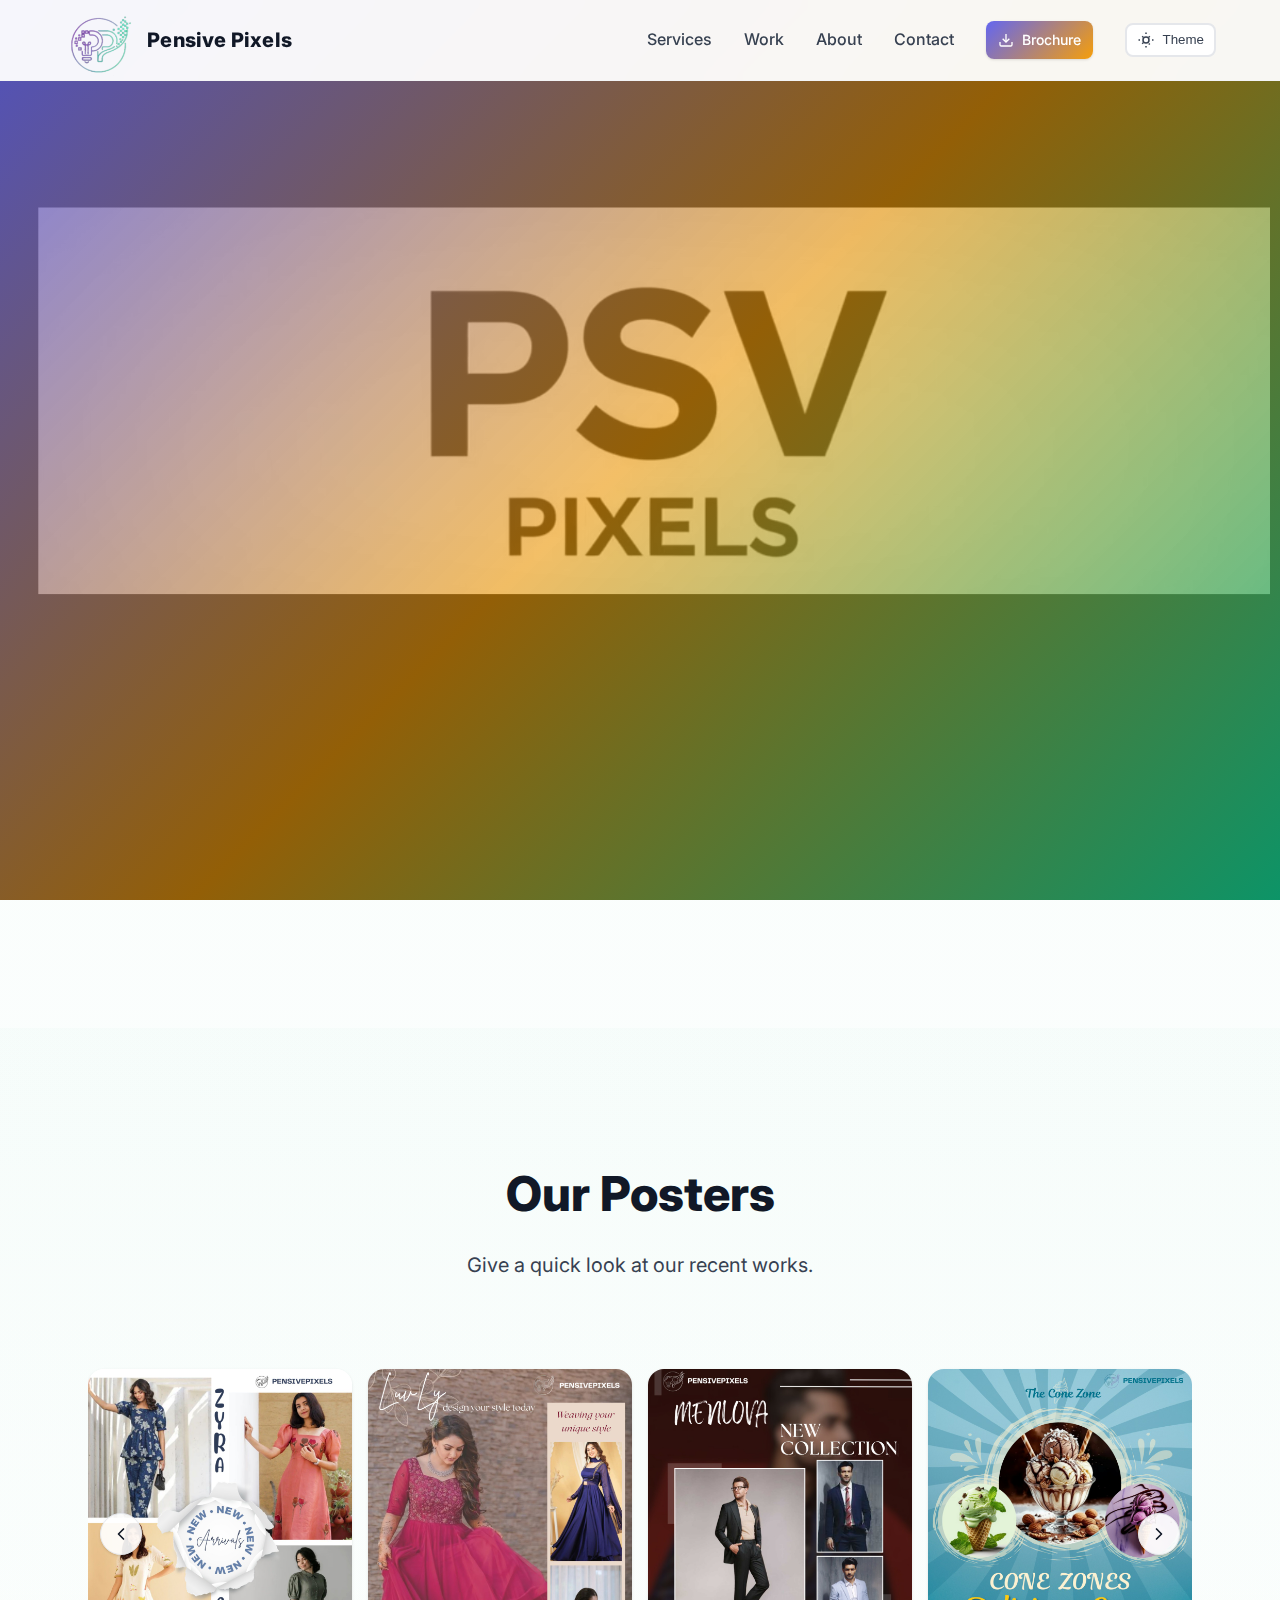
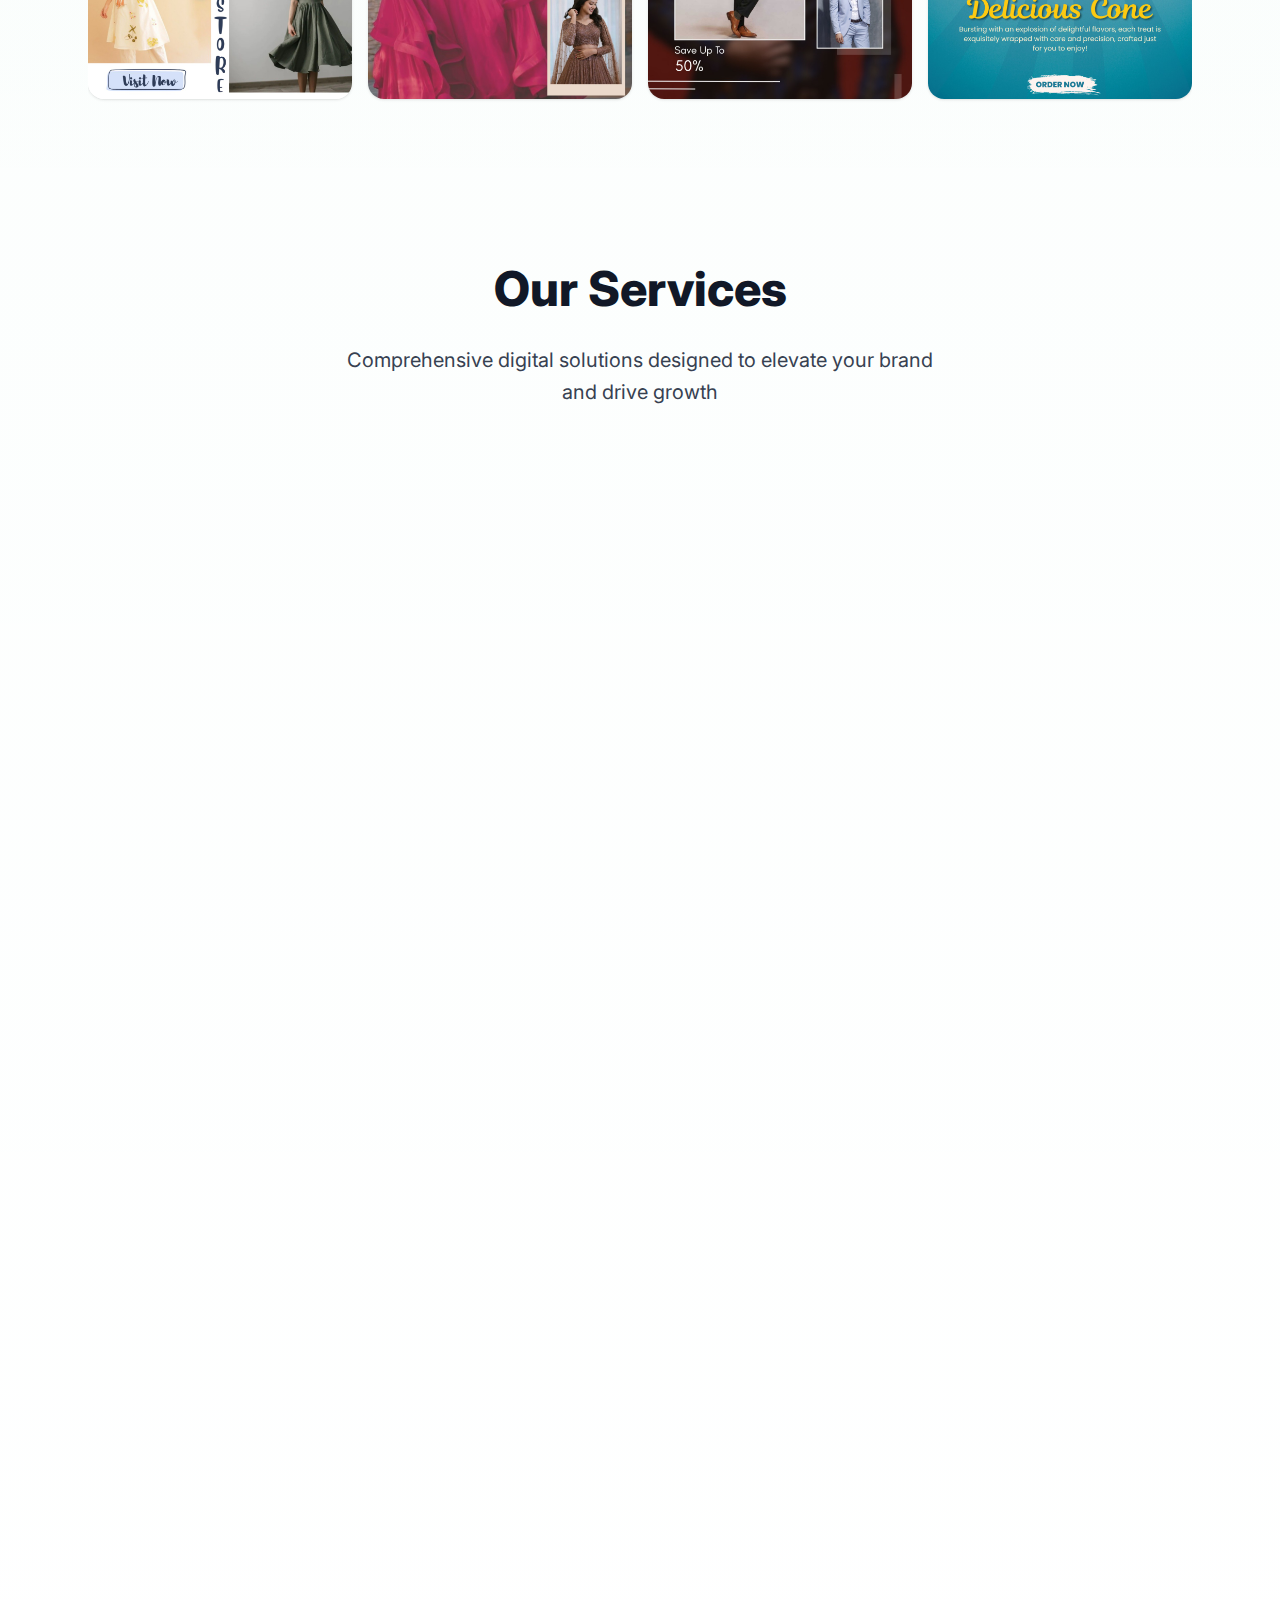
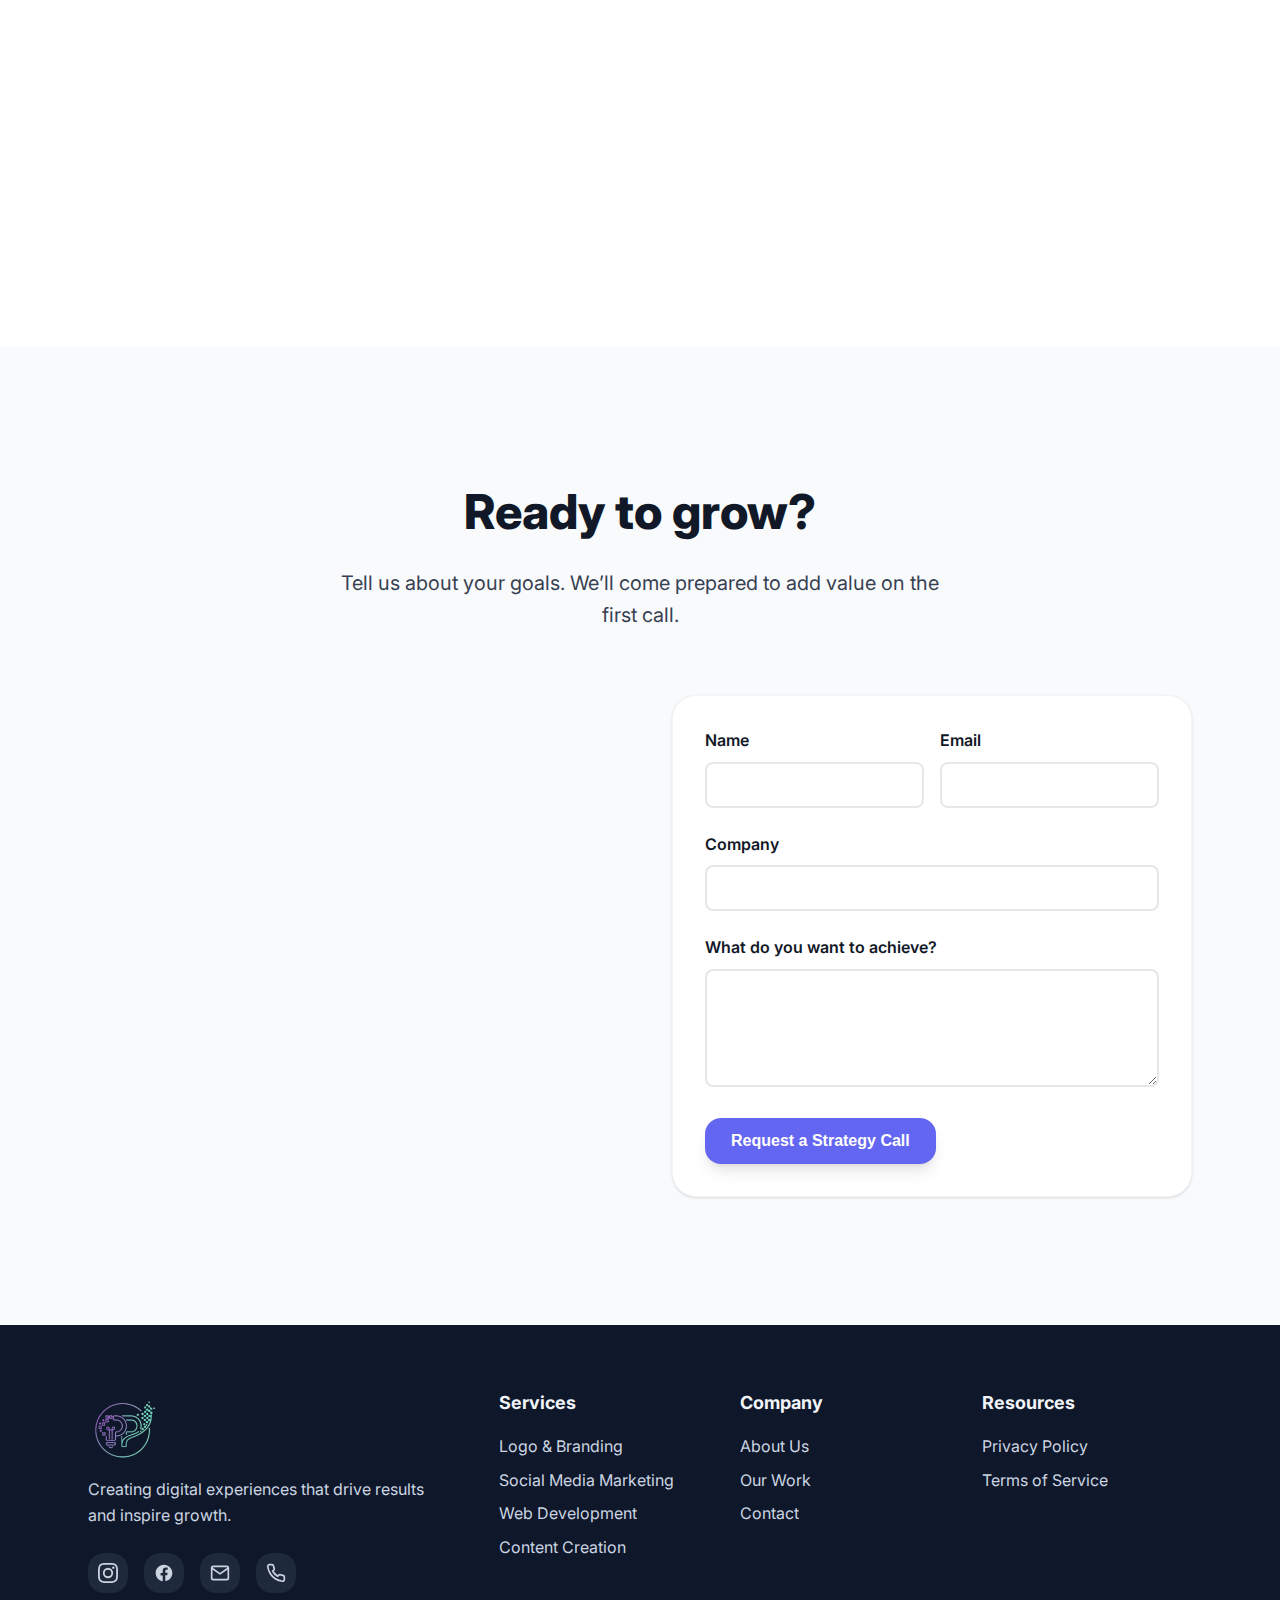
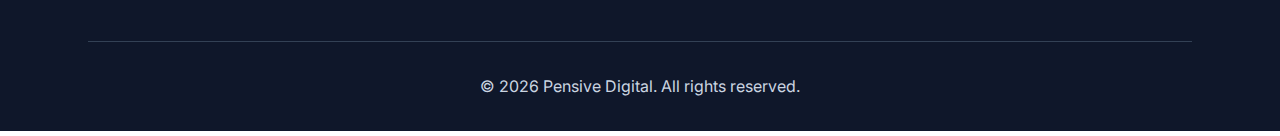
<file: index.html>
<!DOCTYPE html>
<html lang="en">
<head>
	<meta charset="UTF-8" />
	<meta name="viewport" content="width=device-width, initial-scale=1" />
	<title>Pensive Digital — Modern Marketing Agency</title>
	<meta name="description" content="Pensive Digital is a cutting-edge marketing agency delivering innovative digital solutions for modern brands." />
	<link rel="preconnect" href="https://fonts.googleapis.com">
	<link rel="preconnect" href="https://fonts.gstatic.com" crossorigin>
	<link href="https://fonts.googleapis.com/css2?family=Inter:wght@300;400;500;600;700;800;900&display=swap" rel="stylesheet">
	<link rel="stylesheet" href="styles.css" />
	<link rel="icon" href="favicon.ico" />
</head>
<body>
	<header class="site-header">
		<div class="container">
			<a class="logo" href="#home" aria-label="Pensive Digital home">
				<img class="logo-img" src="logo_pensive_darkbg.png" alt="Pensive Digital logo" />
			</a>
			<nav class="nav" aria-label="Primary">
				<button class="nav-toggle" aria-expanded="false" aria-controls="primary-menu" aria-label="Toggle navigation">
					<span class="nav-toggle-bar"></span>
					<span class="nav-toggle-bar"></span>
					<span class="nav-toggle-bar"></span>
				</button>
				<ul id="primary-menu" class="nav-list">
					<li><a href="services.html">Services</a></li>
					<li><a href="work.html">Work</a></li>
					<li><a href="about.html">About</a></li>
					<li><a href="contact.html">Contact</a></li>
					<li><a href="Pensive_Brochure.pdf" download class="brochure-download" title="Download Brochure">
						<svg width="20" height="20" viewBox="0 0 24 24" fill="none" stroke="currentColor" stroke-width="2">
							<path d="M21 15v4a2 2 0 0 1-2 2H5a2 2 0 0 1-2-2v-4"/>
							<polyline points="7,10 12,15 17,10"/>
							<line x1="12" y1="15" x2="12" y2="3"/>
						</svg>
						<span>Brochure</span>
					</a></li>
					<li>
						<button class="theme-toggle" id="themeToggle" aria-label="Toggle theme">
							<svg id="iconSun" width="18" height="18" viewBox="0 0 24 24" fill="none" stroke="currentColor" stroke-width="2">
								<circle cx="12" cy="12" r="4"/>
								<path d="M12 2v2m0 16v2m10-10h-2M4 12H2m15.07 6.07-1.41-1.41M8.34 8.34 6.93 6.93m10.14 0-1.41 1.41M8.34 15.66l-1.41 1.41"/>
							</svg>
							<svg id="iconMoon" width="18" height="18" viewBox="0 0 24 24" fill="none" stroke="currentColor" stroke-width="2" style="display:none">
								<path d="M21 12.79A9 9 0 1 1 11.21 3 7 7 0 0 0 21 12.79z"/>
							</svg>
							<span class="toggle-text">Theme</span>
						</button>
					</li>
				</ul>
			</nav>
		</div>
	</header>

	<main id="home">
		<section class="hero">
			<div class="hero-video-container">
				<video class="hero-video" autoplay muted loop playsinline>
					<source src="hero video.mp4" type="video/mp4">
				</video>
				<div class="hero-overlay"></div>
			</div>
			<div class="hero-content">
				<div class="container">
					<div class="hero-text">
						<!-- <h1 class="hero-title">
							<span class="title-line">We create</span>
							<span class="title-line highlight">digital experiences</span>
							<span class="title-line">that matter</span>
						</h1> -->
						<br><br><br><br><br><br><br><br><br><br><br><br><br><br><br><br><br><br><br><br>
						<p class="hero-description">Transform your brand with cutting-edge digital marketing strategies that drive real results and measurable growth.</p>
						<div class="hero-cta">
							<a class="btn btn-primary" href="contact.html">Start Your Project</a>
							<a class="btn btn-secondary" href="work.html">View Our Work</a>
						</div>
					</div>
				</div>
			</div>
			<div class="scroll-indicator">
				<div class="scroll-arrow"></div>
			</div>
		</section>

		<section id="services" class="section">
		<!-- Posters carousel: showcases recent posters before services -->
		<section id="posters" class="section">
			<div class="container">
				<header class="section-head">
					<h2>Our Posters</h2>
					<p>Give a quick look at our recent works.</p>
				</header>
				<div class="poster-carousel" aria-label="Recent posters carousel">
					<div class="carousel-track">
						<div class="carousel-item"><img src="Samples/Botique-2.jpg" alt="Boutique poster"/></div>
						<div class="carousel-item"><img src="Samples/Botique-3.jpg" alt="Boutique poster"/></div>
						<div class="carousel-item"><img src="Samples/Botique-1.jpg" alt="Boutique poster"/></div>
						<div class="carousel-item"><img src="Samples/Cafe-1.jpg" alt="Cafe poster"/></div>
						<div class="carousel-item"><img src="Samples/Cafe-2.jpg" alt="Cafe poster"/></div>
						<div class="carousel-item"><img src="Samples/Jewellery-1.jpg" alt="Jewellery poster"/></div>
						<div class="carousel-item"><img src="Samples/Jewellery-2.jpg" alt="Jewellery poster"/></div>
						<div class="carousel-item"><img src="Samples/Restuarant-1.jpg" alt="Restaurant poster"/></div>
						<div class="carousel-item"><img src="Samples/Restuarant-2.jpg" alt="Restaurant poster"/></div>
						<div class="carousel-item"><img src="Samples/Vivaha-1.jpg" alt="Wedding poster"/></div>
						<!-- Newly added samples -->
						<div class="carousel-item"><img src="Samples/Accessories-1.jpg" alt="Accessories poster"/></div>
						<div class="carousel-item"><img src="Samples/Accessories-2.png" alt="Accessories poster"/></div>
						<div class="carousel-item"><img src="Samples/Accessories-3.png" alt="Accessories poster"/></div>
						<div class="carousel-item"><img src="Samples/Accessories-4.png" alt="Accessories poster"/></div>
						<div class="carousel-item"><img src="Samples/Botique-4.png" alt="Boutique poster"/></div>
						<div class="carousel-item"><img src="Samples/Cafe-3.png" alt="Cafe poster"/></div>
						<div class="carousel-item"><img src="Samples/Cafe-4.png" alt="Cafe poster"/></div>
						<div class="carousel-item"><img src="Samples/Cafe-5.png" alt="Cafe poster"/></div>
						<div class="carousel-item"><img src="Samples/Restuarant-3.png" alt="Restaurant poster"/></div>
						<div class="carousel-item"><img src="Samples/Vivaha-2.png" alt="Wedding poster"/></div>
					</div>
					<!-- Carousel navigation buttons -->
					<button class="carousel-btn carousel-prev" aria-label="Previous posters">
						<svg width="20" height="20" viewBox="0 0 24 24" fill="none" stroke="currentColor" stroke-width="2" aria-hidden="true">
							<polyline points="15 18 9 12 15 6" stroke-linecap="round" stroke-linejoin="round"/>
						</svg>
					</button>
					<button class="carousel-btn carousel-next" aria-label="Next posters">
						<svg width="20" height="20" viewBox="0 0 24 24" fill="none" stroke="currentColor" stroke-width="2" aria-hidden="true">
							<polyline points="9 18 15 12 9 6" stroke-linecap="round" stroke-linejoin="round"/>
						</svg>
					</button>
				</div>
			</div>
		</section>
			<div class="container">
				<header class="section-head">
					<h2>Our Services</h2>
					<p>Comprehensive digital solutions designed to elevate your brand and drive growth</p>
				</header>
				<div class="services-grid">
					<article class="service-card">
						<div class="service-icon">
							<svg width="48" height="48" viewBox="0 0 24 24" fill="none" stroke="currentColor" stroke-width="2">
								<circle cx="12" cy="12" r="3"/>
								<path d="M19.4 15a1.65 1.65 0 0 0 .33 1.82l.06.06a2 2 0 0 1 0 2.83 2 2 0 0 1-2.83 0l-.06-.06a1.65 1.65 0 0 0-1.82-.33 1.65 1.65 0 0 0-1 1.51V21a2 2 0 0 1-2 2 2 2 0 0 1-2-2v-.09A1.65 1.65 0 0 0 9 19.4a1.65 1.65 0 0 0-1.82.33l-.06.06a2 2 0 0 1-2.83 0 2 2 0 0 1 0-2.83l.06-.06a1.65 1.65 0 0 0 .33-1.82 1.65 1.65 0 0 0-1.51-1H3a2 2 0 0 1-2-2 2 2 0 0 1 2-2h.09A1.65 1.65 0 0 0 4.6 9a1.65 1.65 0 0 0-.33-1.82l-.06-.06a2 2 0 0 1 0-2.83 2 2 0 0 1 2.83 0l.06.06a1.65 1.65 0 0 0 1.82.33H9a1.65 1.65 0 0 0 1 1.51V3a2 2 0 0 1 2-2 2 2 0 0 1 2 2v.09a1.65 1.65 0 0 0 1 1.51 1.65 1.65 0 0 0 1.82-.33l.06-.06a2 2 0 0 1 2.83 0 2 2 0 0 1 0 2.83l-.06.06a1.65 1.65 0 0 0-.33 1.82V9a1.65 1.65 0 0 0 1.51 1H21a2 2 0 0 1 2 2 2 2 0 0 1-2 2h-.09a1.65 1.65 0 0 0-1.51 1z"/>
							</svg>
						</div>
						<h3>Logo & Branding Design</h3>
						<p>Create a memorable brand identity that resonates with your audience and differentiates your business.</p>
						<ul class="service-features">
							<li>Logo Design & Variations</li>
							<li>Brand Guidelines</li>
							<li>Color Palette & Typography</li>
						</ul>
					</article>
					<article class="service-card">
						<div class="service-icon">
							<svg width="48" height="48" viewBox="0 0 24 24" fill="none" stroke="currentColor" stroke-width="2">
								<path d="M17 21v-2a4 4 0 0 0-4-4H5a4 4 0 0 0-4 4v2"/>
								<circle cx="9" cy="7" r="4"/>
								<path d="M23 21v-2a4 4 0 0 0-3-3.87"/>
								<path d="M16 3.13a4 4 0 0 1 0 7.75"/>
							</svg>
						</div>
						<h3>Social Media Marketing</h3>
						<p>Build your online presence and engage with your audience across all major social media platforms.</p>
						<ul class="service-features">
							<li>Content Strategy & Planning</li>
							<li>Post Creation & Scheduling</li>
							<li>Community Management</li>
						</ul>
					</article>
					<article class="service-card">
						<div class="service-icon">
							<svg width="48" height="48" viewBox="0 0 24 24" fill="none" stroke="currentColor" stroke-width="2">
								<rect x="3" y="3" width="18" height="18" rx="2" ry="2"/>
								<circle cx="8.5" cy="8.5" r="1.5"/>
								<polyline points="21,15 16,10 5,21"/>
							</svg>
						</div>
						<h3>Poster / Ad Design</h3>
						<p>Eye-catching visual designs for posters, advertisements, and promotional materials that capture attention.</p>
						<ul class="service-features">
							<li>Print & Digital Posters</li>
							<li>Social Media Ads</li>
							<li>Banner Design</li>
						</ul>
					</article>
					<article class="service-card">
						<div class="service-icon">
							<svg width="48" height="48" viewBox="0 0 24 24" fill="none" stroke="currentColor" stroke-width="2">
								<path d="M13 2L3 14h9l-1 8 10-12h-9l1-8z"/>
							</svg>
						</div>
						<h3>Marketing Strategy & Planning</h3>
						<p>Data-driven marketing strategies tailored to your business goals and target audience.</p>
						<ul class="service-features">
							<li>Market Analysis</li>
							<li>Competitor Research</li>
							<li>Campaign Planning</li>
						</ul>
					</article>
					<article class="service-card">
						<div class="service-icon">
							<svg width="48" height="48" viewBox="0 0 24 24" fill="none" stroke="currentColor" stroke-width="2">
								<rect x="2" y="3" width="20" height="14" rx="2" ry="2"/>
								<line x1="8" y1="21" x2="16" y2="21"/>
								<line x1="12" y1="17" x2="12" y2="21"/>
							</svg>
						</div>
						<h3>Content Creation / Reels</h3>
						<p>Engaging video content and reels that boost your social media presence and drive engagement.</p>
						<ul class="service-features">
							<li>Video Scripting & Storyboarding</li>
							<li>Reel Creation & Editing</li>
							<li>Motion Graphics</li>
						</ul>
					</article>
					<article class="service-card">
						<div class="service-icon">
							<svg width="48" height="48" viewBox="0 0 24 24" fill="none" stroke="currentColor" stroke-width="2">
								<path d="M21 16V8a2 2 0 0 0-1-1.73l-7-4a2 2 0 0 0-2 0l-7 4A2 2 0 0 0 3 8v8a2 2 0 0 0 1 1.73l7 4a2 2 0 0 0 2 0l7-4A2 2 0 0 0 21 16z"/>
								<polyline points="3.27,6.96 12,12.01 20.73,6.96"/>
								<line x1="12" y1="22.08" x2="12" y2="12"/>
							</svg>
						</div>
						<h3>Web Development</h3>
						<p>Modern, responsive websites and web applications built with cutting-edge technologies.</p>
						<ul class="service-features">
							<li>Responsive Web Design</li>
							<li>E-commerce Solutions</li>
							<li>Performance Optimization</li>
						</ul>
					</article>
				</div>
			</div>
		</section>

		<section id="contact" class="section alt">
			<div class="container">
				<header class="section-head">
					<h2>Ready to grow?</h2>
					<p>Tell us about your goals. We’ll come prepared to add value on the first call.</p>
				</header>
				<div class="contact-content">
					<div class="contact-info">
						<div class="contact-item">
							<div class="contact-icon">
								<svg width="24" height="24" viewBox="0 0 24 24" fill="none" stroke="currentColor" stroke-width="2">
									<path d="M22 16.92v3a2 2 0 0 1-2.18 2 19.79 19.79 0 0 1-8.63-3.07 19.5 19.5 0 0 1-6-6 19.79 19.79 0 0 1-3.07-8.67A2 2 0 0 1 4.11 2h3a2 2 0 0 1 2 1.72 12.84 12.84 0 0 0 .7 2.81 2 2 0 0 1-.45 2.11L8.09 9.91a16 16 0 0 0 6 6l1.27-1.27a2 2 0 0 1 2.11-.45 12.84 12.84 0 0 0 2.81.7A2 2 0 0 1 22 16.92z"/>
								</svg>
							</div>
							<div>
								<h3>Phone</h3>
								<p>+91 90148 95213</p>
							</div>
						</div>
						<div class="contact-item">
							<div class="contact-icon">
								<svg width="24" height="24" viewBox="0 0 24 24" fill="none" stroke="currentColor" stroke-width="2">
									<path d="M4 4h16c1.1 0 2 .9 2 2v12c0 1.1-.9 2-2 2H4c-1.1 0-2-.9-2-2V6c0-1.1.9-2 2-2z"/>
									<polyline points="22,6 12,13 2,6"/>
								</svg>
							</div>
							<div>
								<h3>Email</h3>
								<p><a href="mailto:pensivepixels1@gmail.com">pensivepixels1@gmail.com</a></p>
							</div>
						</div>
						<div class="contact-item">
							<div class="contact-icon">
								<svg width="24" height="24" viewBox="0 0 24 24" fill="none" stroke="currentColor" stroke-width="2">
									<circle cx="12" cy="12" r="10"/>
									<polyline points="12,6 12,12 16,14"/>
								</svg>
							</div>
							<div>
								<h3>Business Hours</h3>
								<p>Monday - Friday: 9:00 AM - 6:00 PM<br>Saturday: 10:00 AM - 4:00 PM<br>Sunday: Closed</p>
							</div>
						</div>
					</div>
					<!-- <form class="contact-form" name="contact" method="POST" data-netlify="true">
						<input type="hidden" name="form-name" value="contact" />
						<div class="form-row">
							<label>
								<span>Name</span>
								<input name="name" type="text" required />
							</label>
							<label>
								<span>Email</span>
								<input name="email" type="email" required />
							</label>
						</div>
						<label>
							<span>Company</span>
							<input name="company" type="text" />
						</label>
						<label>
							<span>What do you want to achieve?</span>
							<textarea name="message" rows="5" required></textarea>
						</label>
						<button class="btn btn-primary" type="submit">Request a Strategy Call</button>
					</form> -->
					<form class="contact-form">
						<div class="form-row">
							<label>
								<span>Name</span>
								<input name="name" type="text" required />
							</label>
							<label>
								<span>Email</span>
								<input name="email" type="email" required />
							</label>
						</div>
						<label>
							<span>Company</span>
							<input name="company" type="text" />
						</label>
						<label>
							<span>What do you want to achieve?</span>
							<textarea name="message" rows="5" required></textarea>
						</label>
						<button class="btn btn-primary" type="submit">Request a Strategy Call</button>
					</form>

<!-- <script>
document.getElementById("homeForm").addEventListener("submit", async function(e) {
  e.preventDefault();

  const formData = {
    page: "Home Page",
    name: e.target.name.value,
    email: e.target.email.value,
    company: e.target.company.value,
    message: e.target.message.value
  };

  const response = await fetch("https://script.google.com/macros/s/AKfycbxzLlB8tFlMGSWRG0oqWlDyidE0Tynnye62XZvZc84A8lvbaeY2vCSG7TlKWwYSUV9J/exec", {
    method: "POST",
    body: JSON.stringify(formData),
    headers: { "Content-Type": "application/json" }
  });

  if (response.ok) {
    alert("Thank you! Your message has been sent successfully.");
    e.target.reset();
  } else {
    alert("There was an issue submitting your form. Please try again.");
  }
});
</script> -->

<script>
// Form handling with Google Sheets integration
document.querySelector(".contact-form").addEventListener("submit", async function(e) {
    e.preventDefault();

    const formData = {
        page: "Home Page",
        name: e.target.name.value,
        email: e.target.email.value,
        company: e.target.company.value,
        message: e.target.message.value
    };

    const formSuccess = document.createElement('div');
    formSuccess.className = 'form-success-message';
    formSuccess.style.cssText = 'position: fixed; bottom: 20px; right: 20px; background-color: #10b981; color: white; padding: 12px 24px; border-radius: 4px; box-shadow: 0 2px 5px rgba(0,0,0,0.2); display: none; z-index: 1000;';
    document.body.appendChild(formSuccess);

    try {
        const response = await fetch("https://script.google.com/macros/s/AKfycbxzLlB8tFlMGSWRG0oqWlDyidE0Tynnye62XZvZc84A8lvbaeY2vCSG7TlKWwYSUV9J/exec", {
            method: "POST",
            mode: "no-cors",
            headers: { "Content-Type": "application/json" },
            body: JSON.stringify(formData)
        });

        formSuccess.textContent = '✅ Thank you! Your message has been sent.';
        formSuccess.style.display = 'block';
        setTimeout(() => {
            formSuccess.style.display = 'none';
            formSuccess.remove();
        }, 3000);
        e.target.reset();
    } catch (error) {
        formSuccess.textContent = '❌ Error submitting form. Please try again.';
        formSuccess.style.backgroundColor = '#ef4444';
        formSuccess.style.display = 'block';
        setTimeout(() => {
            formSuccess.style.display = 'none';
            formSuccess.remove();
        }, 3000);
        console.error("Form submission error:", error);
    }
});
</script>

				</div>
			</div>
		</section>
	</main>

	<footer class="site-footer">
		<div class="container">
			<div class="footer-content">
				<div class="footer-brand">
					<a class="logo" href="#home"><img class="logo-img" src="logo_pensive_darkbg.png" alt="Pensive Digital logo" /></a>
					<p>Creating digital experiences that drive results and inspire growth.</p>
					<div class="social-links">
                        <a href="https://www.instagram.com/pensivepixels_1/" aria-label="Instagram" target="_blank" rel="noopener">
							<svg width="20" height="20" viewBox="0 0 24 24" fill="currentColor" aria-hidden="true">
								<path d="M12 2.163c3.204 0 3.584.012 4.85.07 3.252.148 4.771 1.691 4.919 4.919.058 1.265.069 1.645.069 4.849 0 3.205-.012 3.584-.069 4.849-.149 3.225-1.664 4.771-4.919 4.919-1.266.058-1.644.07-4.85.07-3.204 0-3.584-.012-4.849-.07-3.26-.149-4.771-1.699-4.919-4.92-.058-1.265-.07-1.644-.07-4.849 0-3.204.013-3.583.07-4.849.149-3.227 1.664-4.771 4.919-4.919 1.266-.057 1.645-.069 4.849-.069zM12 0C8.741 0 8.333.014 7.053.072 2.695.272.273 2.69.073 7.052.014 8.333 0 8.741 0 12c0 3.259.014 3.668.072 4.948.2 4.358 2.618 6.78 6.98 6.98C8.333 23.986 8.741 24 12 24c3.259 0 3.668-.014 4.948-.072 4.354-.2 6.782-2.618 6.979-6.98.059-1.28.073-1.689.073-4.948 0-3.259-.014-3.667-.072-4.947-.196-4.354-2.617-6.78-6.979-6.98C15.668.014 15.259 0 12 0zm0 5.838a6.162 6.162 0 100 12.324 6.162 6.162 0 000-12.324zM12 16a4 4 0 110-8 4 4 0 010 8zm6.406-11.845a1.44 1.44 0 100 2.881 1.44 1.44 0 000-2.881z"/>
							</svg>
						</a>
						<a href="https://www.facebook.com/profile.php?id=61582783380491&ref=fb_bidir_ig_profile_ac" aria-label="Facebook" target="_blank" rel="noopener">
							<svg width="20" height="20" viewBox="0 0 24 24" fill="currentColor" aria-hidden="true">
								<path d="M22 12.07C22 6.48 17.52 2 11.93 2S2 6.48 2 12.07c0 5.04 3.66 9.22 8.44 9.95v-7.05H7.9v-2.9h2.54V9.41c0-2.5 1.49-3.89 3.78-3.89 1.1 0 2.25.2 2.25.2v2.48h-1.27c-1.25 0-1.64.78-1.64 1.58v1.9h2.79l-.45 2.9h-2.34v7.05C18.34 21.29 22 17.11 22 12.07z"/>
							</svg>
						</a>
						<a href="mailto:pensivepixels1@gmail.com" aria-label="Email">
							<svg width="20" height="20" viewBox="0 0 24 24" fill="none" stroke="currentColor" stroke-width="2" aria-hidden="true">
								<path d="M4 4h16c1.1 0 2 .9 2 2v12c0 1.1-.9 2-2 2H4c-1.1 0-2-.9-2-2V6c0-1.1.9-2 2-2z"/>
								<polyline points="22,6 12,13 2,6"/>
							</svg>
						</a>
						<a href="tel:+919014895213" aria-label="Phone">
							<svg width="20" height="20" viewBox="0 0 24 24" fill="none" stroke="currentColor" stroke-width="2" aria-hidden="true">
								<path d="M22 16.92v3a2 2 0 0 1-2.18 2 19.79 19.79 0 0 1-8.63-3.07 19.5 19.5 0 0 1-6-6 19.79 19.79 0 0 1-3.07-8.67A2 2 0 0 1 4.11 2h3a2 2 0 0 1 2 1.72 12.84 12.84 0 0 0 .7 2.81 2 2 0 0 1-.45 2.11L8.09 9.91a16 16 0 0 0 6 6l1.27-1.27a2 2 0 0 1 2.11-.45 12.84 12.84 0 0 0 2.81.7A2 2 0 0 1 22 16.92z"/>
							</svg>
						</a>
					</div>
				</div>
				<div class="footer-links">
					<div class="footer-column">
						<h4>Services</h4>
						<ul>
							<li><a href="services.html">Logo & Branding</a></li>
							<li><a href="services.html">Social Media Marketing</a></li>
							<li><a href="services.html">Web Development</a></li>
							<li><a href="services.html">Content Creation</a></li>
						</ul>
					</div>
					<div class="footer-column">
						<h4>Company</h4>
						<ul>
							<li><a href="about.html">About Us</a></li>
							<li><a href="work.html">Our Work</a></li>
							<li><a href="contact.html">Contact</a></li>
						</ul>
					</div>
					<div class="footer-column">
						<h4>Resources</h4>
						<ul>
							<li><a href="#">Privacy Policy</a></li>
							<li><a href="#">Terms of Service</a></li>
						</ul>
					</div>
				</div>
			</div>
			<div class="footer-bottom">
				<p>&copy; <span id="year"></span> Pensive Digital. All rights reserved.</p>
			</div>
		</div>
	</footer>

	<script src="script.js"></script>
</body>
</html>
</file>
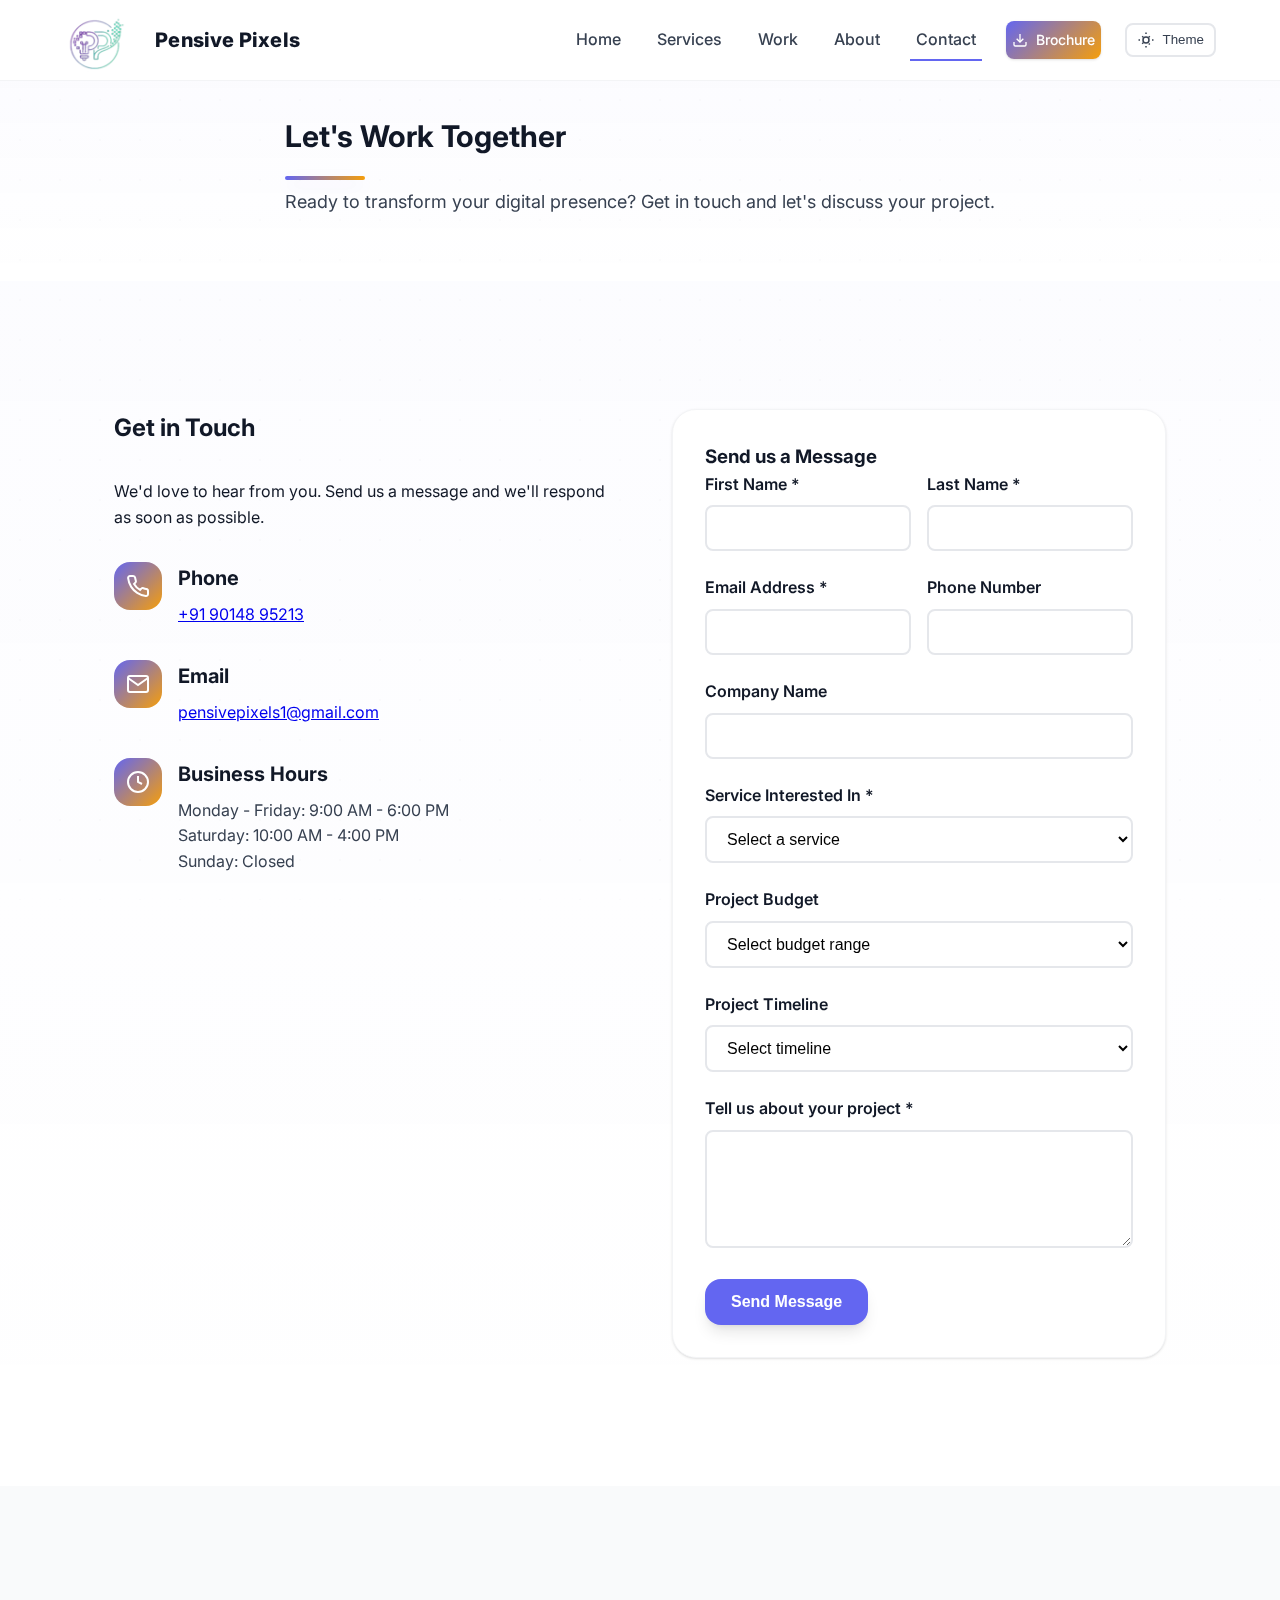
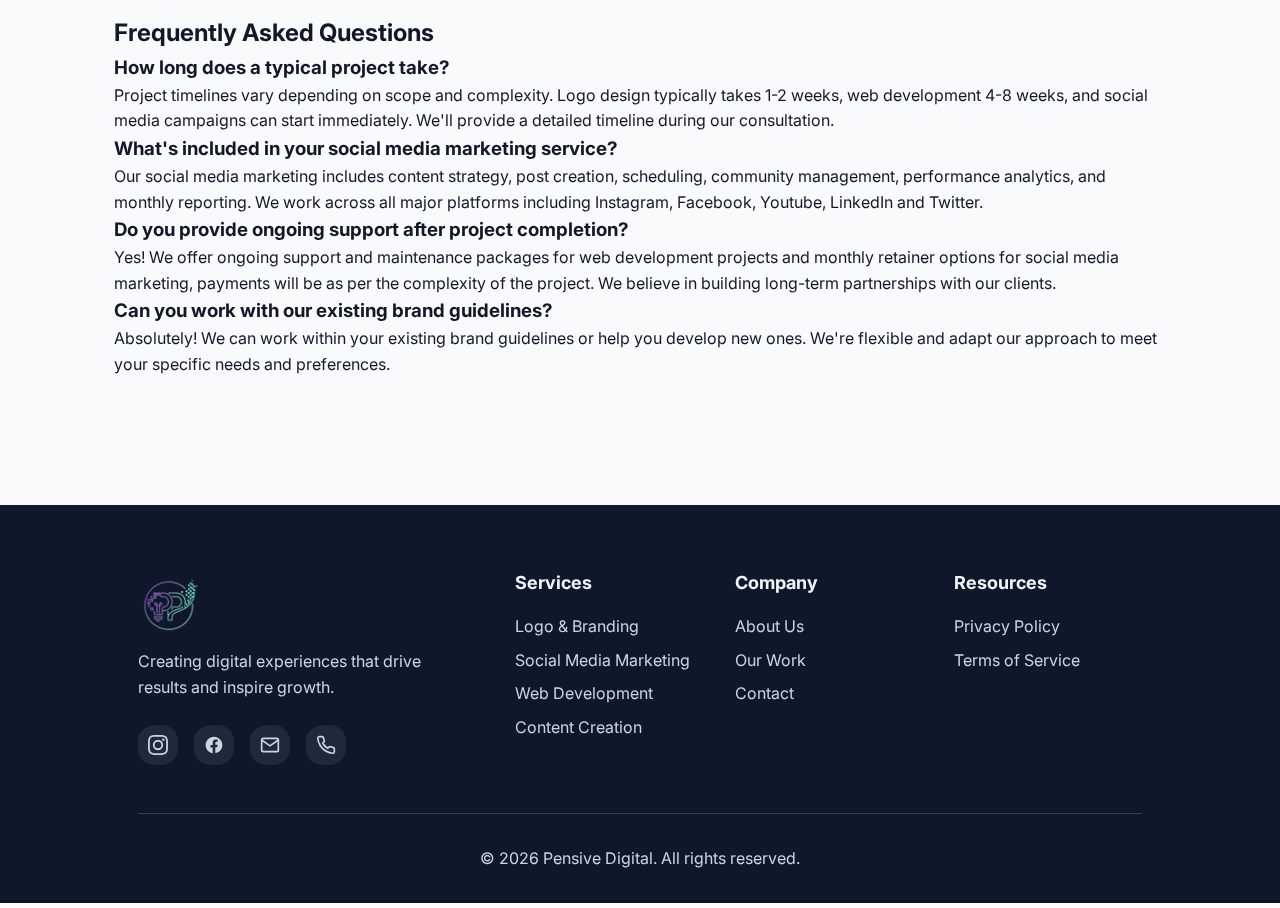
<file: contact.html>
<!DOCTYPE html>
<html lang="en">
<head>
	<meta charset="UTF-8" />
	<meta name="viewport" content="width=device-width, initial-scale=1" />
	<title>Contact Us - Pensive Digital</title>
	<meta name="description" content="Get in touch with Pensive Digital for your digital marketing needs. We're here to help your business grow." />
	<link rel="preconnect" href="https://fonts.googleapis.com">
	<link rel="preconnect" href="https://fonts.gstatic.com" crossorigin>
	<link href="https://fonts.googleapis.com/css2?family=Inter:wght@300;400;500;600;700;800;900&display=swap" rel="stylesheet">
	<link rel="stylesheet" href="styles.css" />
	<link rel="icon" href="favicon.ico" />
</head>
<body class="inner-page">
	<header class="site-header">
		<div class="container">
			<a class="logo" href="index.html" aria-label="Pensive Digital home">
				<img class="logo-img" src="logo_pensive_darkbg.png" alt="Pensive Digital logo" />
			</a>
			<nav class="nav" aria-label="Primary">
				<button class="nav-toggle" aria-expanded="false" aria-controls="primary-menu" aria-label="Toggle navigation">
					<span class="nav-toggle-bar"></span>
					<span class="nav-toggle-bar"></span>
					<span class="nav-toggle-bar"></span>
				</button>
				<ul id="primary-menu" class="nav-list">
					<li><a href="index.html">Home</a></li>
					<li><a href="services.html">Services</a></li>
					<li><a href="work.html">Work</a></li>
					<li><a href="about.html">About</a></li>
					<li><a href="contact.html" class="active">Contact</a></li>
					<li><a href="Pensive_Brochure.pdf" download class="brochure-download" title="Download Brochure">
						<svg width="20" height="20" viewBox="0 0 24 24" fill="none" stroke="currentColor" stroke-width="2">
							<path d="M21 15v4a2 2 0 0 1-2 2H5a2 2 0 0 1-2-2v-4"/>
							<polyline points="7,10 12,15 17,10"/>
							<line x1="12" y1="15" x2="12" y2="3"/>
						</svg>
						<span>Brochure</span>
					</a></li>
					<li>
						<button class="theme-toggle" id="themeToggle" aria-label="Toggle theme">
							<svg id="iconSun" width="18" height="18" viewBox="0 0 24 24" fill="none" stroke="currentColor" stroke-width="2">
								<circle cx="12" cy="12" r="4"/>
								<path d="M12 2v2m0 16v2m10-10h-2M4 12H2m15.07 6.07-1.41-1.41M8.34 8.34 6.93 6.93m10.14 0-1.41 1.41M8.34 15.66l-1.41 1.41"/>
							</svg>
							<svg id="iconMoon" width="18" height="18" viewBox="0 0 24 24" fill="none" stroke="currentColor" stroke-width="2" style="display:none">
								<path d="M21 12.79A9 9 0 1 1 11.21 3 7 7 0 0 0 21 12.79z"/>
							</svg>
							<span class="toggle-text">Theme</span>
						</button>
					</li>
				</ul>
			</nav>
		</div>
	</header>

	<main>
		<section class="page-hero">
			<div class="container">
				<div class="page-hero-content">
					<h1>Let's Work Together</h1>
					<p>Ready to transform your digital presence? Get in touch and let's discuss your project.</p>
				</div>
			</div>
		</section>

		<section class="section">
			<div class="container">
				<div class="contact-content">
					<div class="contact-info">
						<h2>Get in Touch</h2>
						<p>We'd love to hear from you. Send us a message and we'll respond as soon as possible.</p>
						
						<div class="contact-item">
							<div class="contact-icon">
								<svg width="24" height="24" viewBox="0 0 24 24" fill="none" stroke="currentColor" stroke-width="2">
									<path d="M22 16.92v3a2 2 0 0 1-2.18 2 19.79 19.79 0 0 1-8.63-3.07 19.5 19.5 0 0 1-6-6 19.79 19.79 0 0 1-3.07-8.67A2 2 0 0 1 4.11 2h3a2 2 0 0 1 2 1.72 12.84 12.84 0 0 0 .7 2.81 2 2 0 0 1-.45 2.11L8.09 9.91a16 16 0 0 0 6 6l1.27-1.27a2 2 0 0 1 2.11-.45 12.84 12.84 0 0 0 2.81.7A2 2 0 0 1 22 16.92z"/>
								</svg>
							</div>
							<div>
								<h3>Phone</h3>
								<p><a href="tel:+919014895213">+91 90148 95213</a></p>
							</div>
						</div>

						<div class="contact-item">
							<div class="contact-icon">
								<svg width="24" height="24" viewBox="0 0 24 24" fill="none" stroke="currentColor" stroke-width="2">
									<path d="M4 4h16c1.1 0 2 .9 2 2v12c0 1.1-.9 2-2 2H4c-1.1 0-2-.9-2-2V6c0-1.1.9-2 2-2z"/>
									<polyline points="22,6 12,13 2,6"/>
								</svg>
							</div>
							<div>
								<h3>Email</h3>
								<p><a href="mailto:pensivepixels1@gmail.com">pensivepixels1@gmail.com</a></p>
							</div>
						</div>

						<!-- <div class="contact-item">
							<div class="contact-icon">
								<svg width="24" height="24" viewBox="0 0 24 24" fill="none" stroke="currentColor" stroke-width="2">
									<path d="M21 10c0 7-9 13-9 13s-9-6-9-13a9 9 0 0 1 18 0z"/>
									<circle cx="12" cy="10" r="3"/>
								</svg>
							</div>
							<div>
								<h3>Address</h3>
								<p>123 Digital Street<br>Tech City, Mumbai 400001<br>Maharashtra, India</p>
							</div>
						</div> -->

						<div class="contact-item">
							<div class="contact-icon">
								<svg width="24" height="24" viewBox="0 0 24 24" fill="none" stroke="currentColor" stroke-width="2">
									<circle cx="12" cy="12" r="10"/>
									<polyline points="12,6 12,12 16,14"/>
								</svg>
							</div>
							<div>
								<h3>Business Hours</h3>
								<p>Monday - Friday: 9:00 AM - 6:00 PM<br>Saturday: 10:00 AM - 4:00 PM<br>Sunday: Closed</p>
							</div>
						</div>
					</div>

					<!-- <form class="contact-form" name="contact" method="POST" action="mailto:pensivepixels1@gmail.com" enctype="text/plain">
						<h3>Send us a Message</h3>
						
						<div class="form-row">
							<label>
								<span>First Name *</span>
								<input name="first-name" type="text" required />
							</label>
							<label>
								<span>Last Name *</span>
								<input name="last-name" type="text" required />
							</label>
						</div>

						<div class="form-row">
							<label>
								<span>Email Address *</span>
								<input name="email" type="email" required />
							</label>
							<label>
								<span>Phone Number</span>
								<input name="phone" type="tel" />
							</label>
						</div>

						<label>
							<span>Company Name</span>
							<input name="company" type="text" />
						</label>

						<label>
							<span>Service Interested In *</span>
							<select name="service" required>
								<option value="">Select a service</option>
								<option value="logo-branding">Logo & Branding Design</option>
								<option value="social-media">Social Media Marketing</option>
								<option value="poster-design">Poster / Ad Design</option>
								<option value="marketing-strategy">Marketing Strategy & Planning</option>
								<option value="content-creation">Content Creation / Reels</option>
								<option value="web-development">Web Development</option>
								<option value="multiple">Multiple Services</option>
								<option value="other">Other</option>
							</select>
						</label>

						<label>
							<span>Project Budget</span>
							<select name="budget">
								<option value="">Select budget range</option>
								<option value="under-10k">Under ₹10,000</option>
								<option value="10k-25k">₹10,000 - ₹25,000</option>
								<option value="25k-50k">₹25,000 - ₹50,000</option>
								<option value="50k-100k">₹50,000 - ₹1,00,000</option>
								<option value="over-100k">Over ₹1,00,000</option>
								<option value="discuss">Let's Discuss</option>
							</select>
						</label>

						<label>
							<span>Project Timeline</span>
							<select name="timeline">
								<option value="">Select timeline</option>
								<option value="asap">ASAP</option>
								<option value="1-month">Within 1 month</option>
								<option value="2-3-months">2-3 months</option>
								<option value="3-6-months">3-6 months</option>
								<option value="flexible">Flexible</option>
							</select>
						</label>

						<label>
							<span>Tell us about your project *</span>
							<textarea name="message" rows="5" required placeholder="Please describe your project requirements, goals, and any specific details you'd like to share..."></textarea>
						</label>

						<button class="btn btn-primary" type="submit">Send Message</button>
					</form> -->
					<form class="contact-form" id="contactForm">
						<input type="hidden" name="page" value="Contact Page">
						<h3>Send us a Message</h3>
						
						<div class="form-row">
							<label>
								<span>First Name *</span>
								<input name="first-name" type="text" required />
							</label>
							<label>
								<span>Last Name *</span>
								<input name="last-name" type="text" required />
							</label>
						</div>

						<div class="form-row">
							<label>
								<span>Email Address *</span>
								<input name="email" type="email" required />
							</label>
							<label>
								<span>Phone Number</span>
								<input name="phone" type="tel" />
							</label>
						</div>

						<label>
							<span>Company Name</span>
							<input name="company" type="text" />
						</label>

						<label>
							<span>Service Interested In *</span>
							<select name="service" required>
								<option value="">Select a service</option>
								<option value="logo-branding">Logo & Branding Design</option>
								<option value="social-media">Social Media Marketing</option>
								<option value="poster-design">Poster / Ad Design</option>
								<option value="marketing-strategy">Marketing Strategy & Planning</option>
								<option value="content-creation">Content Creation / Reels</option>
								<option value="web-development">Web Development</option>
								<option value="multiple">Multiple Services</option>
								<option value="other">Other</option>
							</select>
						</label>

						<label>
							<span>Project Budget</span>
							<select name="budget">
								<option value="">Select budget range</option>
								<option value="under-10k">Under ₹10,000</option>
								<option value="10k-25k">₹10,000 - ₹25,000</option>
								<option value="25k-50k">₹25,000 - ₹50,000</option>
								<option value="50k-100k">₹50,000 - ₹1,00,000</option>
								<option value="over-100k">Over ₹1,00,000</option>
								<option value="discuss">Let's Discuss</option>
							</select>
						</label>

						<label>
							<span>Project Timeline</span>
							<select name="timeline">
								<option value="">Select timeline</option>
								<option value="asap">ASAP</option>
								<option value="1-month">Within 1 month</option>
								<option value="2-3-months">2-3 months</option>
								<option value="3-6-months">3-6 months</option>
								<option value="flexible">Flexible</option>
							</select>
						</label>

						<label>
							<span>Tell us about your project *</span>
							<textarea name="message" rows="5" required></textarea>
						</label>

						<button class="btn btn-primary" type="submit">Send Message</button>
						
						<div id="formSuccess" class="form-success-message" style="display:none;">Thank you! Your message has been sent successfully.</div>
						<div id="formError" class="form-error-message" style="display:none;">Please fill all required fields correctly.</div>
					</form>

<!-- <script>
document.getElementById("contactForm").addEventListener("submit", async function(e) {
  e.preventDefault();

  const formData = Object.fromEntries(new FormData(e.target).entries());
  formData.page = "Contact Page";

  const response = await fetch("https://script.google.com/macros/s/AKfycbxzLlB8tFlMGSWRG0oqWlDyidE0Tynnye62XZvZc84A8lvbaeY2vCSG7TlKWwYSUV9J/exec", {
    method: "POST",
    body: JSON.stringify(formData),
    headers: { "Content-Type": "application/json" }
  });

  if (response.ok) {
    alert("Thank you! Your message has been sent successfully.");
    e.target.reset();
  } else {
    alert("Something went wrong. Please try again.");
  }
});
</script> -->
<script>
document.getElementById("contactForm").addEventListener("submit", async function(e) {
    e.preventDefault();
    
    const formError = document.getElementById('formError');
    const formSuccess = document.getElementById('formSuccess');
    const submitButton = e.target.querySelector('button[type="submit"]');
    
    // Basic form validation
    if (!e.target.checkValidity()) {
        formError.style.display = 'block';
        setTimeout(() => { formError.style.display = 'none'; }, 3000);
        return;
    }
    
    // Disable submit button and show loading state
    submitButton.disabled = true;
    submitButton.textContent = 'Sending...';
    
    const formData = Object.fromEntries(new FormData(e.target).entries());
    formData.page = "Contact Page";
    
    try {
        await fetch("https://script.google.com/macros/s/AKfycbxzLlB8tFlMGSWRG0oqWlDyidE0Tynnye62XZvZc84A8lvbaeY2vCSG7TlKWwYSUV9J/exec", {
            method: "POST",
            mode: "no-cors",
            headers: { "Content-Type": "application/json" },
            body: JSON.stringify(formData)
        });
        
        // Show success message and reset form
        e.target.reset();
        formSuccess.style.display = 'block';
        setTimeout(() => { formSuccess.style.display = 'none'; }, 3000);
        
    } catch (error) {
        // Show error message
        formError.textContent = "Error: Something went wrong. Please try again.";
        formError.style.display = 'block';
        setTimeout(() => { formError.style.display = 'none'; }, 3000);
        console.error("Form submission error:", error);
    }
    
    // Re-enable submit button
    submitButton.disabled = false;
    submitButton.textContent = 'Send Message';
});
</script>


				</div>
			</div>
		</section>

		<section class="section alt">
			<div class="container">
				<div class="faq-section">
					<h2 class="text-center">Frequently Asked Questions</h2>
					<div class="faq-grid">
						<div class="faq-item">
							<h3>How long does a typical project take?</h3>
							<p>Project timelines vary depending on scope and complexity. Logo design typically takes 1-2 weeks, web development 4-8 weeks, and social media campaigns can start immediately. We'll provide a detailed timeline during our consultation.</p>
						</div>
						<div class="faq-item">
							<h3>What's included in your social media marketing service?</h3>
							<p>Our social media marketing includes content strategy, post creation, scheduling, community management, performance analytics, and monthly reporting. We work across all major platforms including Instagram, Facebook, Youtube, LinkedIn and Twitter.</p>
						</div>
						<div class="faq-item">
							<h3>Do you provide ongoing support after project completion?</h3>
							<p>Yes! We offer ongoing support and maintenance packages for web development projects and monthly retainer options for social media marketing, payments will be as per the complexity of the project. We believe in building long-term partnerships with our clients.</p>
						</div>
						<div class="faq-item">
							<h3>Can you work with our existing brand guidelines?</h3>
							<p>Absolutely! We can work within your existing brand guidelines or help you develop new ones. We're flexible and adapt our approach to meet your specific needs and preferences.</p>
						</div>
					</div>
				</div>
			</div>
		</section>
	</main>

	<footer class="site-footer">
		<div class="container">
			<div class="footer-content">
				<div class="footer-brand">
					<a class="logo" href="#home"><img class="logo-img" src="logo_pensive_darkbg.png" alt="Pensive Digital logo" /></a>
					<p>Creating digital experiences that drive results and inspire growth.</p>
					<div class="social-links">
                        <a href="https://www.instagram.com/pensivepixels_1/" aria-label="Instagram" target="_blank" rel="noopener">
							<svg width="20" height="20" viewBox="0 0 24 24" fill="currentColor" aria-hidden="true">
								<path d="M12 2.163c3.204 0 3.584.012 4.85.07 3.252.148 4.771 1.691 4.919 4.919.058 1.265.069 1.645.069 4.849 0 3.205-.012 3.584-.069 4.849-.149 3.225-1.664 4.771-4.919 4.919-1.266.058-1.644.07-4.85.07-3.204 0-3.584-.012-4.849-.07-3.26-.149-4.771-1.699-4.919-4.92-.058-1.265-.07-1.644-.07-4.849 0-3.204.013-3.583.07-4.849.149-3.227 1.664-4.771 4.919-4.919 1.266-.057 1.645-.069 4.849-.069zM12 0C8.741 0 8.333.014 7.053.072 2.695.272.273 2.69.073 7.052.014 8.333 0 8.741 0 12c0 3.259.014 3.668.072 4.948.2 4.358 2.618 6.78 6.98 6.98C8.333 23.986 8.741 24 12 24c3.259 0 3.668-.014 4.948-.072 4.354-.2 6.782-2.618 6.979-6.98.059-1.28.073-1.689.073-4.948 0-3.259-.014-3.667-.072-4.947-.196-4.354-2.617-6.78-6.979-6.98C15.668.014 15.259 0 12 0zm0 5.838a6.162 6.162 0 100 12.324 6.162 6.162 0 000-12.324zM12 16a4 4 0 110-8 4 4 0 010 8zm6.406-11.845a1.44 1.44 0 100 2.881 1.44 1.44 0 000-2.881z"/>
							</svg>
						</a>
						<a href="https://www.facebook.com/profile.php?id=61582783380491&ref=fb_bidir_ig_profile_ac" aria-label="Facebook" target="_blank" rel="noopener">
							<svg width="20" height="20" viewBox="0 0 24 24" fill="currentColor" aria-hidden="true">
								<path d="M22 12.07C22 6.48 17.52 2 11.93 2S2 6.48 2 12.07c0 5.04 3.66 9.22 8.44 9.95v-7.05H7.9v-2.9h2.54V9.41c0-2.5 1.49-3.89 3.78-3.89 1.1 0 2.25.2 2.25.2v2.48h-1.27c-1.25 0-1.64.78-1.64 1.58v1.9h2.79l-.45 2.9h-2.34v7.05C18.34 21.29 22 17.11 22 12.07z"/>
							</svg>
						</a>
						<a href="mailto:pensivepixels1@gmail.com" aria-label="Email">
							<svg width="20" height="20" viewBox="0 0 24 24" fill="none" stroke="currentColor" stroke-width="2" aria-hidden="true">
								<path d="M4 4h16c1.1 0 2 .9 2 2v12c0 1.1-.9 2-2 2H4c-1.1 0-2-.9-2-2V6c0-1.1.9-2 2-2z"/>
								<polyline points="22,6 12,13 2,6"/>
							</svg>
						</a>
						<a href="tel:+919014895213" aria-label="Phone">
							<svg width="20" height="20" viewBox="0 0 24 24" fill="none" stroke="currentColor" stroke-width="2" aria-hidden="true">
								<path d="M22 16.92v3a2 2 0 0 1-2.18 2 19.79 19.79 0 0 1-8.63-3.07 19.5 19.5 0 0 1-6-6 19.79 19.79 0 0 1-3.07-8.67A2 2 0 0 1 4.11 2h3a2 2 0 0 1 2 1.72 12.84 12.84 0 0 0 .7 2.81 2 2 0 0 1-.45 2.11L8.09 9.91a16 16 0 0 0 6 6l1.27-1.27a2 2 0 0 1 2.11-.45 12.84 12.84 0 0 0 2.81.7A2 2 0 0 1 22 16.92z"/>
							</svg>
						</a>
					</div>
				</div>
				<div class="footer-links">
					<div class="footer-column">
						<h4>Services</h4>
						<ul>
							<li><a href="services.html">Logo & Branding</a></li>
							<li><a href="services.html">Social Media Marketing</a></li>
							<li><a href="services.html">Web Development</a></li>
							<li><a href="services.html">Content Creation</a></li>
						</ul>
					</div>
					<div class="footer-column">
						<h4>Company</h4>
						<ul>
							<li><a href="about.html">About Us</a></li>
							<li><a href="work.html">Our Work</a></li>
							<li><a href="contact.html">Contact</a></li>
						</ul>
					</div>
					<div class="footer-column">
						<h4>Resources</h4>
						<ul>
							<li><a href="#">Privacy Policy</a></li>
							<li><a href="#">Terms of Service</a></li>
						</ul>
					</div>
				</div>
			</div>
			<div class="footer-bottom">
				<p>&copy; <span id="year"></span> Pensive Digital. All rights reserved.</p>
			</div>
		</div>
	</footer>

	<script src="script.js"></script>
</body>
</html>
</file>
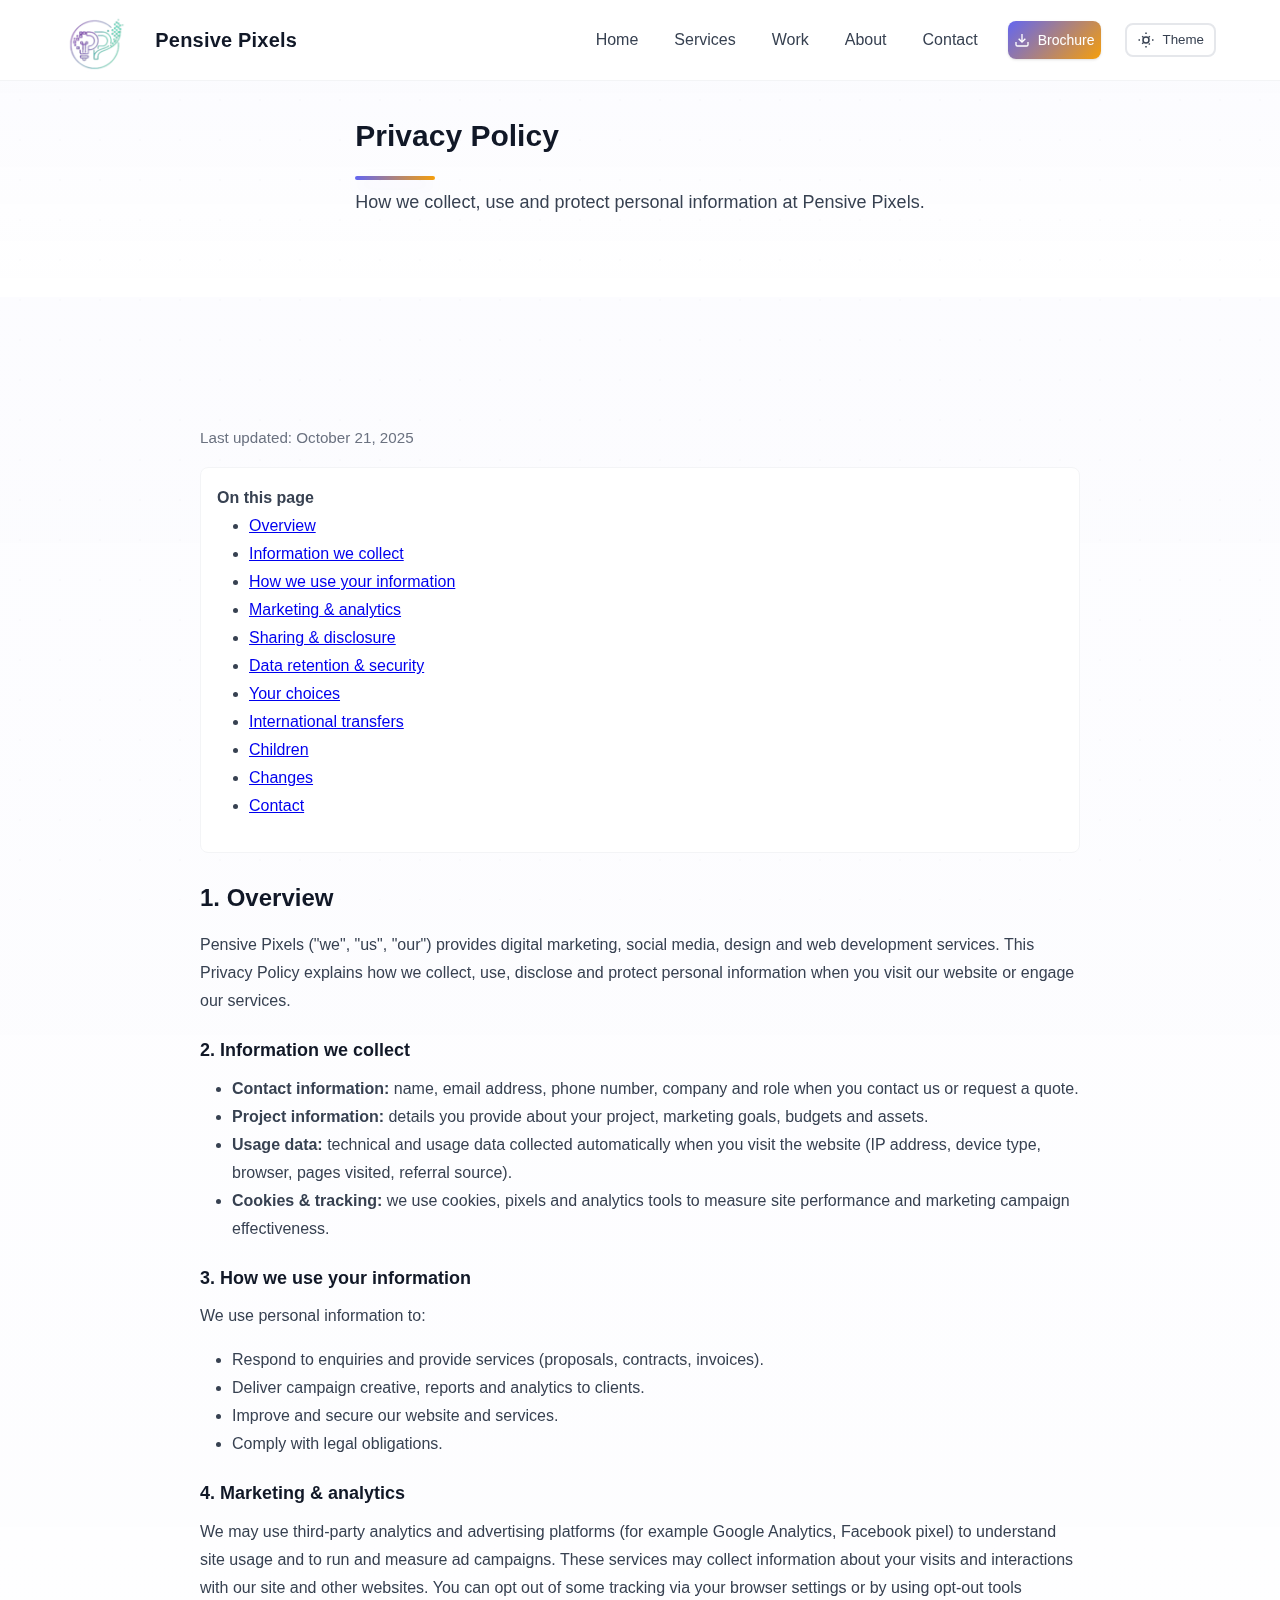
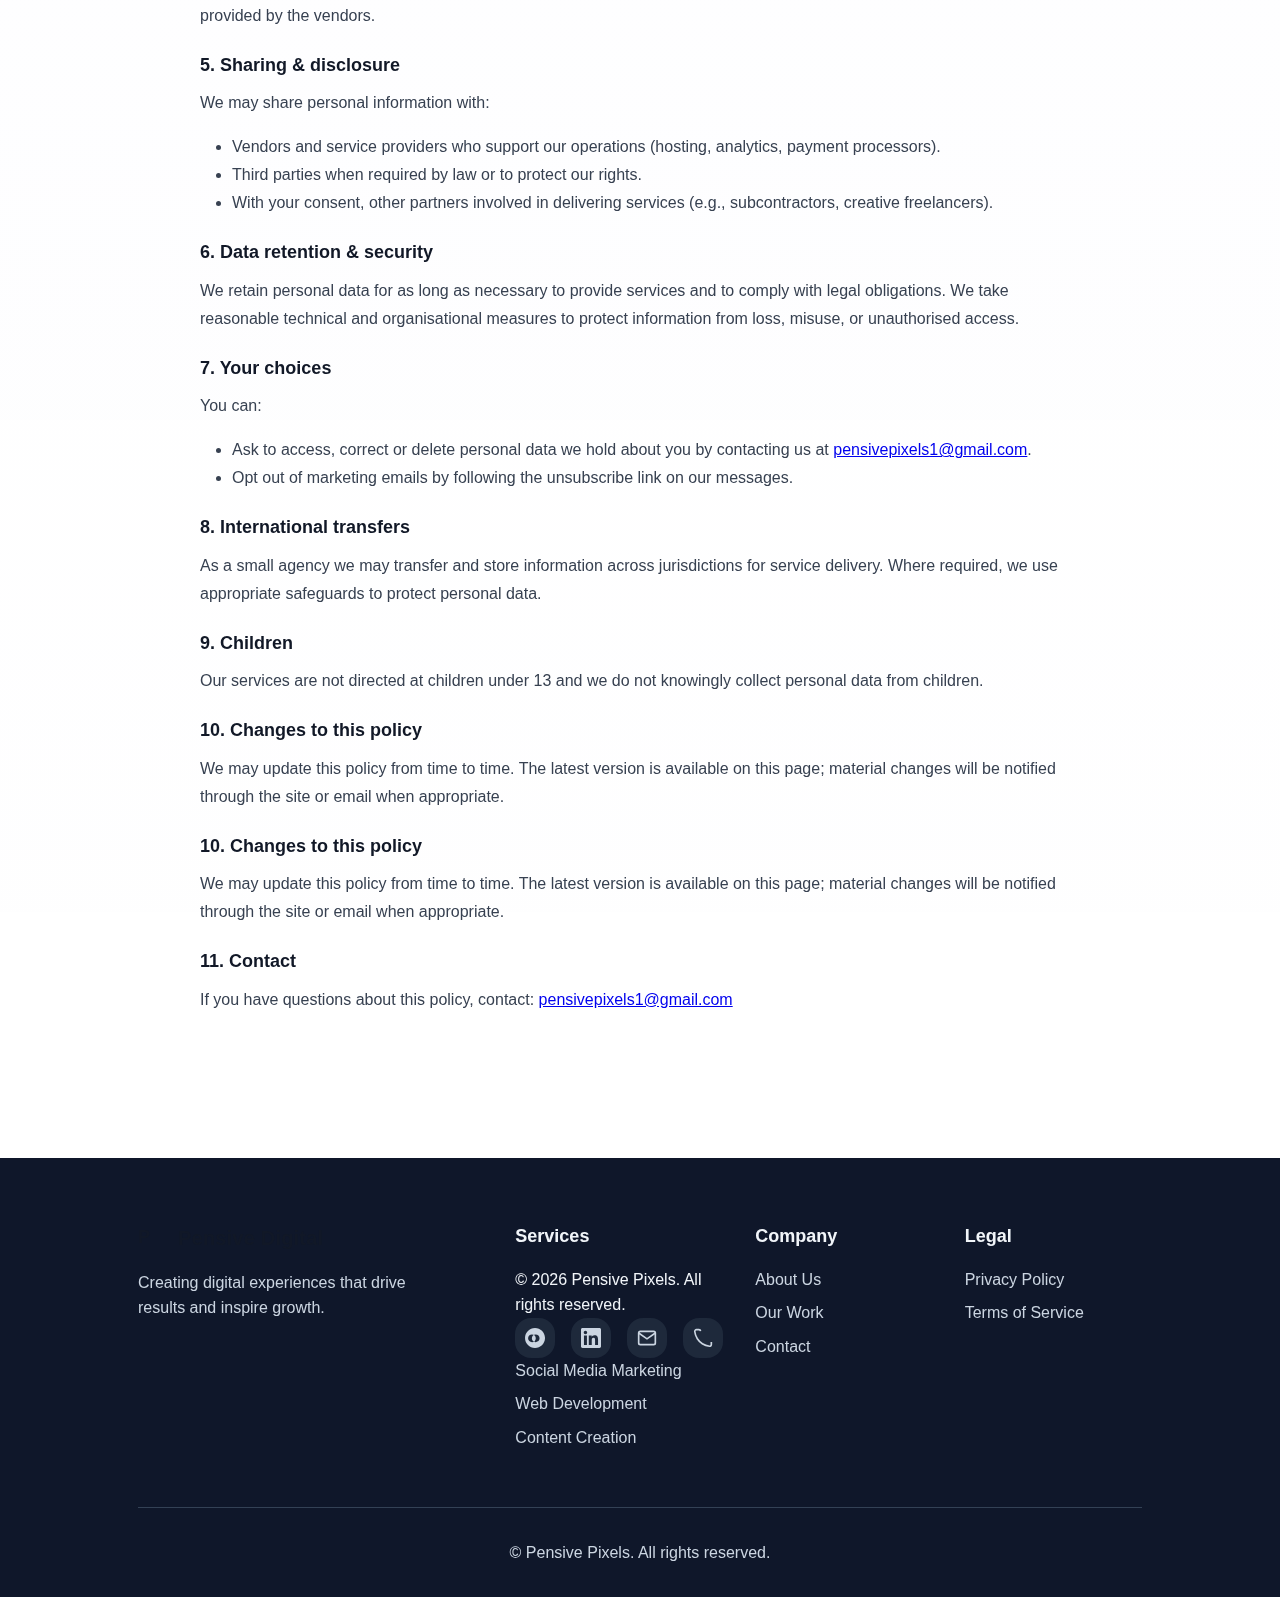
<file: privacy.html>
<!doctype html>
<html lang="en">
<head>
  <meta charset="utf-8" />
  <meta name="viewport" content="width=device-width,initial-scale=1" />
  <title>Privacy Policy — Pensive Pixels</title>
  <meta name="description" content="Privacy policy for Pensive Pixels digital marketing services." />
  <link rel="stylesheet" href="styles.css" />
  <link rel="icon" type="image/png" href="logo.png">
</head>
<body class="inner-page">
  <header class="site-header">
    <div class="container">
      <a class="logo" href="index.html" aria-label="Pensive Pixels home"><img class="logo-img" src="logo_pensive_darkbg.png" alt="Pensive Pixels"/></a>
      <nav class="nav" aria-label="Primary">
        <button class="nav-toggle" aria-expanded="false" aria-controls="primary-menu" aria-label="Toggle navigation"><span class="nav-toggle-bar"></span><span class="nav-toggle-bar"></span><span class="nav-toggle-bar"></span></button>
        <ul id="primary-menu" class="nav-list">
          <li><a href="index.html">Home</a></li>
          <li><a href="services.html">Services</a></li>
          <li><a href="work.html">Work</a></li>
          <li><a href="about.html">About</a></li>
          <li><a href="contact.html">Contact</a></li>
          <li><a href="Pensive_Brochure.pdf" download class="brochure-download" title="Download Brochure">
            <svg width="20" height="20" viewBox="0 0 24 24" fill="none" stroke="currentColor" stroke-width="2">
              <path d="M21 15v4a2 2 0 0 1-2 2H5a2 2 0 0 1-2-2v-4"/>
              <polyline points="7,10 12,15 17,10"/>
              <line x1="12" y1="15" x2="12" y2="3"/>
            </svg>
            <span>Brochure</span>
          </a></li>
          <li>
            <button class="theme-toggle" id="themeToggle" aria-label="Toggle theme">
              <svg id="iconSun" width="18" height="18" viewBox="0 0 24 24" fill="none" stroke="currentColor" stroke-width="2">
                <circle cx="12" cy="12" r="4"/>
                <path d="M12 2v2m0 16v2m10-10h-2M4 12H2m15.07 6.07-1.41-1.41M8.34 8.34 6.93 6.93m10.14 0-1.41 1.41M8.34 15.66l-1.41 1.41"/>
              </svg>
              <svg id="iconMoon" width="18" height="18" viewBox="0 0 24 24" fill="none" stroke="currentColor" stroke-width="2" style="display:none">
                <path d="M21 12.79A9 9 0 1 1 11.21 3 7 7 0 0 0 21 12.79z"/>
              </svg>
              <span class="toggle-text">Theme</span>
            </button>
          </li>
        </ul>
      </nav>
    </div>
  </header>

  <main>
    <section class="page-hero">
      <div class="container">
        <div class="page-hero-content">
          <h1>Privacy Policy</h1>
          <p class="about-lead">How we collect, use and protect personal information at Pensive Pixels.</p>
        </div>
      </div>
    </section>

    <section class="section">
      <div class="container">
        <div class="legal-doc">
          <div class="legal-meta">Last updated: October 21, 2025</div>
          <div class="toc">
            <strong>On this page</strong>
            <ul>
              <li><a href="#overview">Overview</a></li>
              <li><a href="#info">Information we collect</a></li>
              <li><a href="#use">How we use your information</a></li>
              <li><a href="#analytics">Marketing & analytics</a></li>
              <li><a href="#sharing">Sharing & disclosure</a></li>
              <li><a href="#retention">Data retention & security</a></li>
              <li><a href="#choices">Your choices</a></li>
              <li><a href="#transfers">International transfers</a></li>
              <li><a href="#children">Children</a></li>
              <li><a href="#changes">Changes</a></li>
              <li><a href="#contact">Contact</a></li>
            </ul>
          </div>

          <h2 id="overview">1. Overview</h2>
          <p>Pensive Pixels ("we", "us", "our") provides digital marketing, social media, design and web development services. This Privacy Policy explains how we collect, use, disclose and protect personal information when you visit our website or engage our services.</p>

          <h3 id="info">2. Information we collect</h3>
        <ul>
          <li><strong>Contact information:</strong> name, email address, phone number, company and role when you contact us or request a quote.</li>
          <li><strong>Project information:</strong> details you provide about your project, marketing goals, budgets and assets.</li>
          <li><strong>Usage data:</strong> technical and usage data collected automatically when you visit the website (IP address, device type, browser, pages visited, referral source).</li>
          <li><strong>Cookies & tracking:</strong> we use cookies, pixels and analytics tools to measure site performance and marketing campaign effectiveness.</li>
        </ul>

        <h3>3. How we use your information</h3>
        <p>We use personal information to:</p>
        <ul>
          <li>Respond to enquiries and provide services (proposals, contracts, invoices).</li>
          <li>Deliver campaign creative, reports and analytics to clients.</li>
          <li>Improve and secure our website and services.</li>
          <li>Comply with legal obligations.</li>
        </ul>

        <h3>4. Marketing & analytics</h3>
        <p>We may use third-party analytics and advertising platforms (for example Google Analytics, Facebook pixel) to understand site usage and to run and measure ad campaigns. These services may collect information about your visits and interactions with our site and other websites. You can opt out of some tracking via your browser settings or by using opt-out tools provided by the vendors.</p>

        <h3>5. Sharing & disclosure</h3>
        <p>We may share personal information with:</p>
        <ul>
          <li>Vendors and service providers who support our operations (hosting, analytics, payment processors).</li>
          <li>Third parties when required by law or to protect our rights.</li>
          <li>With your consent, other partners involved in delivering services (e.g., subcontractors, creative freelancers).</li>
        </ul>

        <h3>6. Data retention & security</h3>
        <p>We retain personal data for as long as necessary to provide services and to comply with legal obligations. We take reasonable technical and organisational measures to protect information from loss, misuse, or unauthorised access.</p>

        <h3>7. Your choices</h3>
        <p>You can:</p>
        <ul>
          <li>Ask to access, correct or delete personal data we hold about you by contacting us at <a href="mailto:pensivepixels1@gmail.com">pensivepixels1@gmail.com</a>.</li>
          <li>Opt out of marketing emails by following the unsubscribe link on our messages.</li>
        </ul>

        <h3>8. International transfers</h3>
        <p>As a small agency we may transfer and store information across jurisdictions for service delivery. Where required, we use appropriate safeguards to protect personal data.</p>

        <h3>9. Children</h3>
        <p>Our services are not directed at children under 13 and we do not knowingly collect personal data from children.</p>

        <h3>10. Changes to this policy</h3>
        <p>We may update this policy from time to time. The latest version is available on this page; material changes will be notified through the site or email when appropriate.</p>

          <h3 id="changes">10. Changes to this policy</h3>
          <p>We may update this policy from time to time. The latest version is available on this page; material changes will be notified through the site or email when appropriate.</p>

          <h3 id="contact">11. Contact</h3>
          <p>If you have questions about this policy, contact: <a href="mailto:pensivepixels1@gmail.com">pensivepixels1@gmail.com</a></p>
        </div>
      </div>
    </section>
  </main>

  <footer class="site-footer">
    <div class="container">
      <div class="footer-content">
        <div class="footer-brand">
          <a class="logo" href="index.html"><span class="logo-mark">P</span><span class="logo-text">Pensive Digital</span></a>
          <p>Creating digital experiences that drive results and inspire growth.</p>
        </div>
        <div class="footer-links">
          <div class="footer-column">
            <h4>Services</h4>
            <ul>
    <p>&copy; <span id="year"></span> Pensive Pixels. All rights reserved.</p>
    <div class="social-links">
      <a href="https://www.instagram.com/pensivepixels_1/" aria-label="Instagram" target="_blank" rel="noopener">
        <svg width="20" height="20" viewBox="0 0 24 24" fill="currentColor" aria-hidden="true">
          <path d="M12.017 0C5.396 0 .029 5.367.029 11.987c0 6.62 5.367 11.987 11.988 11.987s11.987-5.367 11.987-11.987C24.014 5.367 18.647.001 12.017.001zM8.449 16.988c-1.297 0-2.448-.49-3.323-1.297C4.198 14.895 3.708 13.744 3.708 12.447s.49-2.448 1.297-3.323c.875-.807 2.026-1.297 3.323-1.297s2.448.49 3.323 1.297c.807.875 1.297 2.026 1.297 3.323s-.49 2.448-1.297 3.323c-.875.807-2.026 1.297-3.323 1.297zm7.718-1.297c-.875.807-2.026 1.297-3.323 1.297s-2.448-.49-3.323-1.297c-.807-.875-1.297-2.026-1.297-3.323s.49-2.448 1.297-3.323c.875-.807 2.026-1.297 3.323-1.297s2.448.49 3.323 1.297c.807.875 1.297 2.026 1.297 3.323s-.49 2.448-1.297 3.323c-.875.807-2.026 1.297-3.323 1.297z"/>
        </svg>
      </a>
      <a href="https://www.facebook.com/profile.php?id=61582783380491&ref=fb_bidir_ig_profile_ac" aria-label="Facebook" target="_blank" rel="noopener">
        <svg width="20" height="20" viewBox="0 0 24 24" fill="currentColor" aria-hidden="true">
          <path d="M20.447 20.452h-3.554v-5.569c0-1.328-.027-3.037-1.852-3.037-1.853 0-2.136 1.445-2.136 2.939v5.667H9.351V9h3.414v1.561h.046c.477-.9 1.637-1.85 3.37-1.85 3.601 0 4.267 2.37 4.267 5.455v6.286zM5.337 7.433c-1.144 0-2.063-.926-2.063-2.065 0-1.138.92-2.063 2.063-2.063 1.14 0 2.064.925 2.064 2.063 0 1.139-.925 2.065-2.064 2.065zm1.782 13.019H3.555V9h3.564v11.452zM22.225 0H1.771C.792 0 0 .774 0 1.729v20.542C0 23.227.792 24 1.771 24h20.451C23.2 24 24 23.227 24 22.271V1.729C24 .774 23.2 0 22.222 0h.003z"/>
        </svg>
      </a>
      <a href="mailto:pensivepixels1@gmail.com" aria-label="Email">
        <svg width="20" height="20" viewBox="0 0 24 24" fill="none" stroke="currentColor" stroke-width="2" aria-hidden="true">
          <path d="M4 4h16c1.1 0 2 .9 2 2v12c0 1.1-.9 2-2 2H4c-1.1 0-2-.9-2-2V6c0-1.1.9-2 2-2z"/>
          <polyline points="22,6 12,13 2,6"/>
        </svg>
      </a>
      <a href="tel:+919014895213" aria-label="Phone">
        <svg width="20" height="20" viewBox="0 0 24 24" fill="none" stroke="currentColor" stroke-width="2" aria-hidden="true">
          <path d="M22 16.92v3a2 2 0 0 1-2.18 2 19.79 19.79 0 0 1-8.63-3.07 19.5 19.5 0 0 1-6-6 19.79 19.79 0 0 1-3.07-8.67A2 2 0 0 1 4.11 2h3a2 2 0 0 1 2 1.72"/>
        </svg>
      </a>
    </div>
              <li><a href="services.html">Social Media Marketing</a></li>
              <li><a href="services.html">Web Development</a></li>
              <li><a href="services.html">Content Creation</a></li>
            </ul>
          </div>
          <div class="footer-column">
            <h4>Company</h4>
            <ul>
              <li><a href="about.html">About Us</a></li>
              <li><a href="work.html">Our Work</a></li>
              <li><a href="contact.html">Contact</a></li>
            </ul>
          </div>
          <div class="footer-column">
            <h4>Legal</h4>
            <ul>
              <li><a href="privacy.html">Privacy Policy</a></li>
              <li><a href="terms.html">Terms of Service</a></li>
            </ul>
          </div>
        </div>
      </div>
      <div class="footer-bottom">
        <p>&copy; <span id="year"></span> Pensive Pixels. All rights reserved.</p>
      </div>
    </div>
  </footer>

  <script src="script.js"></script>
</body>
</html>
</file>
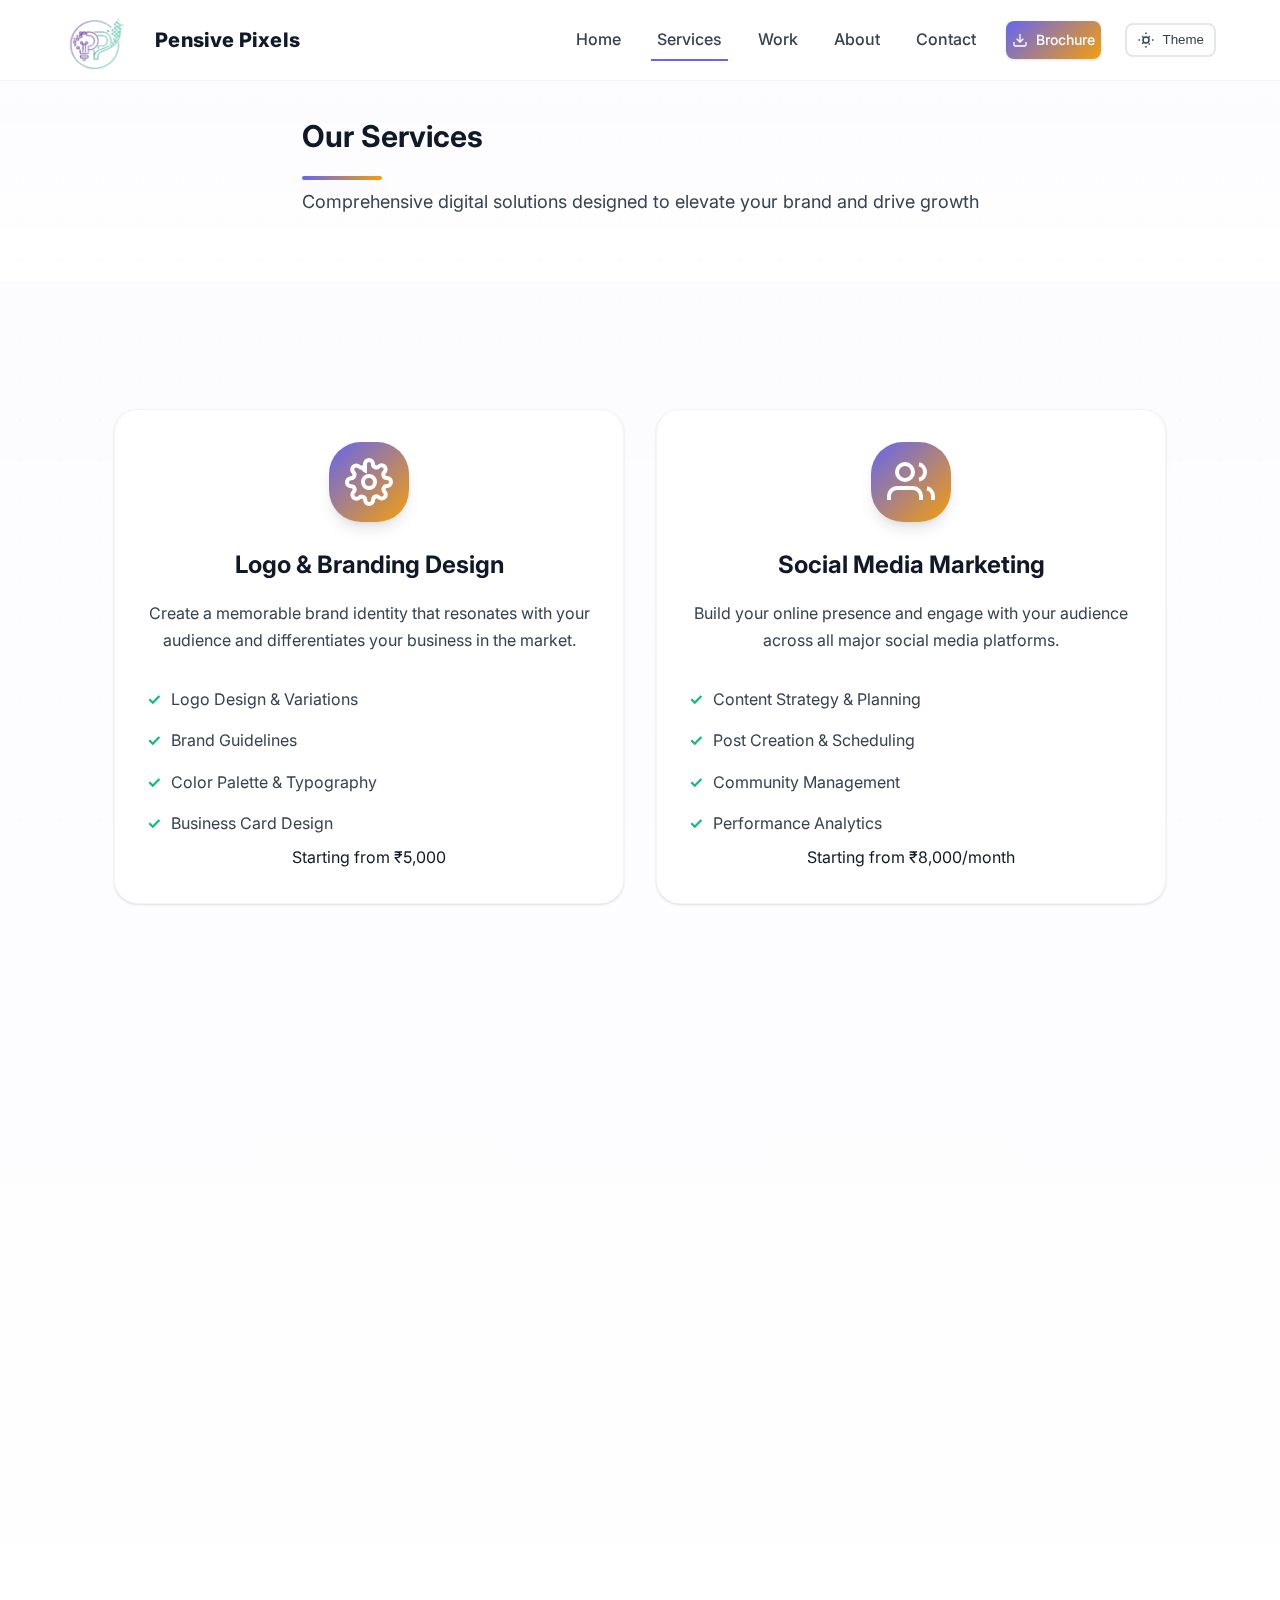
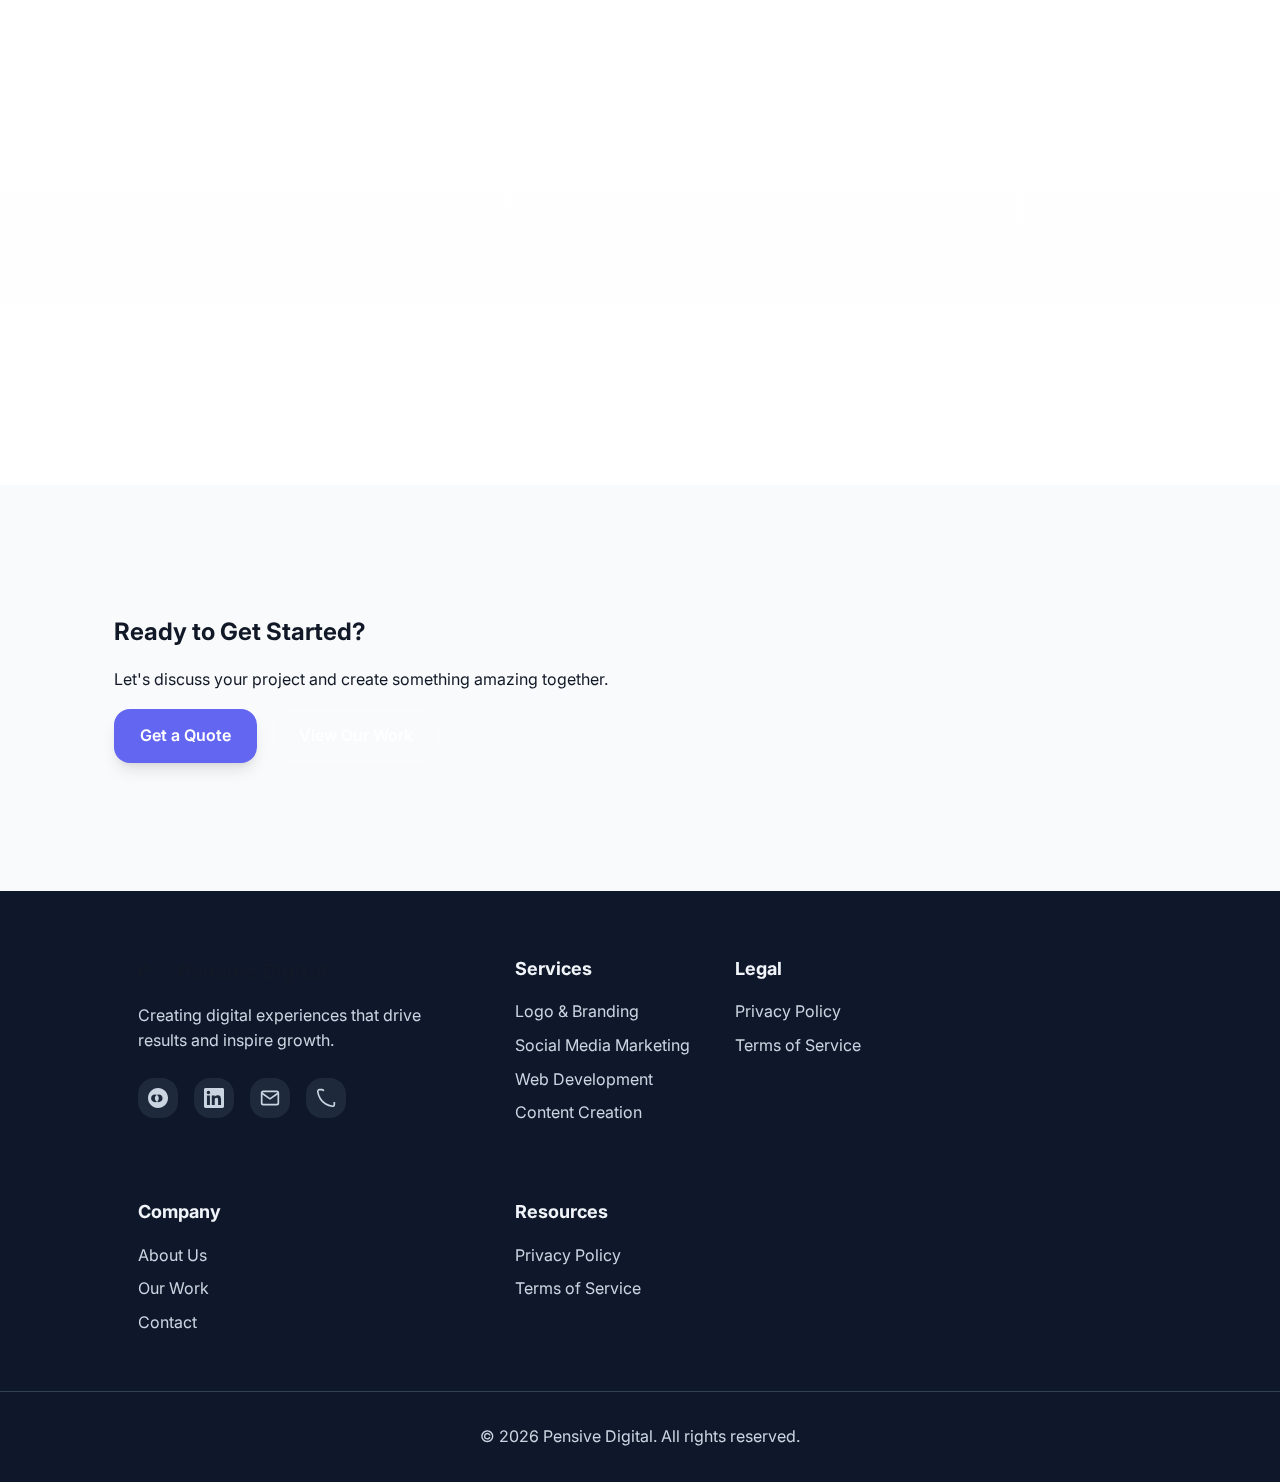
<file: services.html>
<!DOCTYPE html>
<html lang="en">
<head>
	<meta charset="UTF-8" />
	<meta name="viewport" content="width=device-width, initial-scale=1" />
	<title>Our Services - Pensive Digital</title>
	<meta name="description" content="Professional digital marketing services including logo design, social media marketing, web development, and content creation." />
	<link rel="preconnect" href="https://fonts.googleapis.com">
	<link rel="preconnect" href="https://fonts.gstatic.com" crossorigin>
	<link href="https://fonts.googleapis.com/css2?family=Inter:wght@300;400;500;600;700;800;900&display=swap" rel="stylesheet">
	<link rel="stylesheet" href="styles.css" />
	<link rel="icon" href="favicon.ico" />
</head>
<body class="inner-page">
	<header class="site-header">
		<div class="container">
			<a class="logo" href="index.html" aria-label="Pensive Digital home">
				<img class="logo-img" src="logo_pensive_darkbg.png" alt="Pensive Digital logo" />
			</a>
			<nav class="nav" aria-label="Primary">
				<button class="nav-toggle" aria-expanded="false" aria-controls="primary-menu" aria-label="Toggle navigation">
					<span class="nav-toggle-bar"></span>
					<span class="nav-toggle-bar"></span>
					<span class="nav-toggle-bar"></span>
				</button>
				<ul id="primary-menu" class="nav-list">
					<li><a href="index.html">Home</a></li>
					<li><a href="services.html" class="active">Services</a></li>
					<li><a href="work.html">Work</a></li>
					<li><a href="about.html">About</a></li>
					<li><a href="contact.html">Contact</a></li>
					<li><a href="Pensive_Brochure.pdf" download class="brochure-download" title="Download Brochure">
						<svg width="20" height="20" viewBox="0 0 24 24" fill="none" stroke="currentColor" stroke-width="2">
							<path d="M21 15v4a2 2 0 0 1-2 2H5a2 2 0 0 1-2-2v-4"/>
							<polyline points="7,10 12,15 17,10"/>
							<line x1="12" y1="15" x2="12" y2="3"/>
						</svg>
						<span>Brochure</span>
					</a></li>
					<li>
						<button class="theme-toggle" id="themeToggle" aria-label="Toggle theme">
							<svg id="iconSun" width="18" height="18" viewBox="0 0 24 24" fill="none" stroke="currentColor" stroke-width="2">
								<circle cx="12" cy="12" r="4"/>
								<path d="M12 2v2m0 16v2m10-10h-2M4 12H2m15.07 6.07-1.41-1.41M8.34 8.34 6.93 6.93m10.14 0-1.41 1.41M8.34 15.66l-1.41 1.41"/>
							</svg>
							<svg id="iconMoon" width="18" height="18" viewBox="0 0 24 24" fill="none" stroke="currentColor" stroke-width="2" style="display:none">
								<path d="M21 12.79A9 9 0 1 1 11.21 3 7 7 0 0 0 21 12.79z"/>
							</svg>
							<span class="toggle-text">Theme</span>
						</button>
					</li>
				</ul>
			</nav>
		</div>
	</header>

	<main>
		<section class="page-hero">
			<div class="container">
				<div class="page-hero-content">
					<h1>Our Services</h1>
					<p>Comprehensive digital solutions designed to elevate your brand and drive growth</p>
				</div>
			</div>
		</section>

		<section class="section">
			<div class="container">
				<div class="services-grid">
					<article class="service-card">
						<div class="service-icon">
							<svg width="48" height="48" viewBox="0 0 24 24" fill="none" stroke="currentColor" stroke-width="2">
								<circle cx="12" cy="12" r="3"/>
								<path d="M19.4 15a1.65 1.65 0 0 0 .33 1.82l.06.06a2 2 0 0 1 0 2.83 2 2 0 0 1-2.83 0l-.06-.06a1.65 1.65 0 0 0-1.82-.33 1.65 1.65 0 0 0-1 1.51V21a2 2 0 0 1-2 2 2 2 0 0 1-2-2v-.09A1.65 1.65 0 0 0 9 19.4a1.65 1.65 0 0 0-1.82.33l-.06.06a2 2 0 0 1-2.83 0 2 2 0 0 1 0-2.83l.06-.06a1.65 1.65 0 0 0 .33-1.82 1.65 1.65 0 0 0-1.51-1H3a2 2 0 0 1-2-2 2 2 0 0 1 2-2h.09A1.65 1.65 0 0 0 4.6 9a1.65 1.65 0 0 0-.33-1.82l-.06-.06a2 2 0 0 1 0-2.83 2 2 0 0 1 2.83 0l.06.06a1.65 1.65 0 0 0 1.82.33H9a1.65 1.65 0 0 0 1 1.51V3a2 2 0 0 1 2-2 2 2 0 0 1 2 2v.09a1.65 1.65 0 0 0 1 1.51 1.65 1.65 0 0 0 1.82-.33l.06-.06a2 2 0 0 1 2.83 0 2 2 0 0 1 0 2.83l-.06.06a1.65 1.65 0 0 0-.33 1.82V9a1.65 1.65 0 0 0 1.51 1H21a2 2 0 0 1 2 2 2 2 0 0 1-2 2h-.09a1.65 1.65 0 0 0-1.51 1z"/>
							</svg>
						</div>
						<h3>Logo & Branding Design</h3>
						<p>Create a memorable brand identity that resonates with your audience and differentiates your business in the market.</p>
						<ul class="service-features">
							<li>Logo Design & Variations</li>
							<li>Brand Guidelines</li>
							<li>Color Palette & Typography</li>
							<li>Business Card Design</li>
						</ul>
						<div class="service-price">Starting from ₹5,000</div>
					</article>

					<article class="service-card">
						<div class="service-icon">
							<svg width="48" height="48" viewBox="0 0 24 24" fill="none" stroke="currentColor" stroke-width="2">
								<path d="M17 21v-2a4 4 0 0 0-4-4H5a4 4 0 0 0-4 4v2"/>
								<circle cx="9" cy="7" r="4"/>
								<path d="M23 21v-2a4 4 0 0 0-3-3.87"/>
								<path d="M16 3.13a4 4 0 0 1 0 7.75"/>
							</svg>
						</div>
						<h3>Social Media Marketing</h3>
						<p>Build your online presence and engage with your audience across all major social media platforms.</p>
						<ul class="service-features">
							<li>Content Strategy & Planning</li>
							<li>Post Creation & Scheduling</li>
							<li>Community Management</li>
							<li>Performance Analytics</li>
						</ul>
						<div class="service-price">Starting from ₹8,000/month</div>
					</article>

					<article class="service-card">
						<div class="service-icon">
							<svg width="48" height="48" viewBox="0 0 24 24" fill="none" stroke="currentColor" stroke-width="2">
								<rect x="3" y="3" width="18" height="18" rx="2" ry="2"/>
								<circle cx="8.5" cy="8.5" r="1.5"/>
								<polyline points="21,15 16,10 5,21"/>
							</svg>
						</div>
						<h3>Poster / Ad Design</h3>
						<p>Eye-catching visual designs for posters, advertisements, and promotional materials that capture attention.</p>
						<ul class="service-features">
							<li>Print & Digital Posters</li>
							<li>Social Media Ads</li>
							<li>Banner Design</li>
							<li>Event Promotion Materials</li>
						</ul>
						<div class="service-price">Starting from ₹2,000</div>
					</article>

					<article class="service-card">
						<div class="service-icon">
							<svg width="48" height="48" viewBox="0 0 24 24" fill="none" stroke="currentColor" stroke-width="2">
								<path d="M13 2L3 14h9l-1 8 10-12h-9l1-8z"/>
							</svg>
						</div>
						<h3>Marketing Strategy & Planning</h3>
						<p>Data-driven marketing strategies tailored to your business goals and target audience.</p>
						<ul class="service-features">
							<li>Market Analysis</li>
							<li>Competitor Research</li>
							<li>Campaign Planning</li>
							<li>ROI Optimization</li>
						</ul>
						<div class="service-price">Starting from ₹10,000</div>
					</article>

					<article class="service-card">
						<div class="service-icon">
							<svg width="48" height="48" viewBox="0 0 24 24" fill="none" stroke="currentColor" stroke-width="2">
								<rect x="2" y="3" width="20" height="14" rx="2" ry="2"/>
								<line x1="8" y1="21" x2="16" y2="21"/>
								<line x1="12" y1="17" x2="12" y2="21"/>
							</svg>
						</div>
						<h3>Content Creation / Reels</h3>
						<p>Engaging video content and reels that boost your social media presence and drive engagement.</p>
						<ul class="service-features">
							<li>Video Scripting & Storyboarding</li>
							<li>Reel Creation & Editing</li>
							<li>Motion Graphics</li>
							<li>Trending Content Strategy</li>
						</ul>
						<div class="service-price">Starting from ₹3,000</div>
					</article>

					<article class="service-card">
						<div class="service-icon">
							<svg width="48" height="48" viewBox="0 0 24 24" fill="none" stroke="currentColor" stroke-width="2">
								<path d="M21 16V8a2 2 0 0 0-1-1.73l-7-4a2 2 0 0 0-2 0l-7 4A2 2 0 0 0 3 8v8a2 2 0 0 0 1 1.73l7 4a2 2 0 0 0 2 0l7-4A2 2 0 0 0 21 16z"/>
								<polyline points="3.27,6.96 12,12.01 20.73,6.96"/>
								<line x1="12" y1="22.08" x2="12" y2="12"/>
							</svg>
						</div>
						<h3>Web Development</h3>
						<p>Modern, responsive websites and web applications built with cutting-edge technologies.</p>
						<ul class="service-features">
							<li>Responsive Web Design</li>
							<li>E-commerce Solutions</li>
							<li>Performance Optimization</li>
							<li>SEO Integration</li>
						</ul>
						<div class="service-price">Starting from ₹15,000</div>
					</article>
				</div>
			</div>
		</section>

		<section class="section alt">
			<div class="container">
				<div class="cta-section">
					<h2>Ready to Get Started?</h2>
					<p>Let's discuss your project and create something amazing together.</p>
					<div class="cta-buttons">
						<a href="contact.html" class="btn btn-primary">Get a Quote</a>
						<a href="work.html" class="btn btn-secondary">View Our Work</a>
					</div>
				</div>
			</div>
		</section>
	</main>

	<footer class="site-footer">
		<div class="container">
			<div class="footer-content">
				<div class="footer-brand">
					<a class="logo" href="index.html"><span class="logo-mark">P</span><span class="logo-text">Pensive Digital</span></a>
					<p>Creating digital experiences that drive results and inspire growth.</p>
					<div class="social-links">
						<a href="https://www.instagram.com/pensivepixels_1/" aria-label="Instagram" target="_blank" rel="noopener">
							<svg width="20" height="20" viewBox="0 0 24 24" fill="currentColor" aria-hidden="true">
								<path d="M12.017 0C5.396 0 .029 5.367.029 11.987c0 6.62 5.367 11.987 11.988 11.987s11.987-5.367 11.987-11.987C24.014 5.367 18.647.001 12.017.001zM8.449 16.988c-1.297 0-2.448-.49-3.323-1.297C4.198 14.895 3.708 13.744 3.708 12.447s.49-2.448 1.297-3.323c.875-.807 2.026-1.297 3.323-1.297s2.448.49 3.323 1.297c.807.875 1.297 2.026 1.297 3.323s-.49 2.448-1.297 3.323c-.875.807-2.026 1.297-3.323 1.297zm7.718-1.297c-.875.807-2.026 1.297-3.323 1.297s-2.448-.49-3.323-1.297c-.807-.875-1.297-2.026-1.297-3.323s.49-2.448 1.297-3.323c.875-.807 2.026-1.297 3.323-1.297s2.448.49 3.323 1.297c.807.875 1.297 2.026 1.297 3.323s-.49 2.448-1.297 3.323c-.875.807-2.026 1.297-3.323 1.297z"/>
							</svg>
						</a>
						<a href="https://www.facebook.com/profile.php?id=61582783380491&ref=fb_bidir_ig_profile_ac" aria-label="Facebook" target="_blank" rel="noopener">
							<svg width="20" height="20" viewBox="0 0 24 24" fill="currentColor" aria-hidden="true">
								<path d="M20.447 20.452h-3.554v-5.569c0-1.328-.027-3.037-1.852-3.037-1.853 0-2.136 1.445-2.136 2.939v5.667H9.351V9h3.414v1.561h.046c.477-.9 1.637-1.85 3.37-1.85 3.601 0 4.267 2.37 4.267 5.455v6.286zM5.337 7.433c-1.144 0-2.063-.926-2.063-2.065 0-1.138.92-2.063 2.063-2.063 1.14 0 2.064.925 2.064 2.063 0 1.139-.925 2.065-2.064 2.065zm1.782 13.019H3.555V9h3.564v11.452zM22.225 0H1.771C.792 0 0 .774 0 1.729v20.542C0 23.227.792 24 1.771 24h20.451C23.2 24 24 23.227 24 22.271V1.729C24 .774 23.2 0 22.222 0h.003z"/>
							</svg>
						</a>
						<a href="mailto:pensivepixels1@gmail.com" aria-label="Email">
							<svg width="20" height="20" viewBox="0 0 24 24" fill="none" stroke="currentColor" stroke-width="2" aria-hidden="true">
								<path d="M4 4h16c1.1 0 2 .9 2 2v12c0 1.1-.9 2-2 2H4c-1.1 0-2-.9-2-2V6c0-1.1.9-2 2-2z"/>
								<polyline points="22,6 12,13 2,6"/>
							</svg>
						</a>
						<a href="tel:+919014895213" aria-label="Phone">
							<svg width="20" height="20" viewBox="0 0 24 24" fill="none" stroke="currentColor" stroke-width="2" aria-hidden="true">
								<path d="M22 16.92v3a2 2 0 0 1-2.18 2 19.79 19.79 0 0 1-8.63-3.07 19.5 19.5 0 0 1-6-6 19.79 19.79 0 0 1-3.07-8.67A2 2 0 0 1 4.11 2h3a2 2 0 0 1 2 1.72"/>
							</svg>
						</a>
					</div>
				</div>
				<div class="footer-links">
					<div class="footer-column">
						<h4>Services</h4>
						<ul>
							<li><a href="services.html">Logo & Branding</a></li>
							<li><a href="services.html">Social Media Marketing</a></li>
							<li><a href="services.html">Web Development</a></li>
							<li><a href="services.html">Content Creation</a></li>
						</ul>
						</div>
						<div class="footer-column">
							<h4>Legal</h4>
							<ul>
								<li><a href="privacy.html">Privacy Policy</a></li>
								<li><a href="terms.html">Terms of Service</a></li>
							</ul>
						</div>
					</div>
					<div class="footer-column">
						<h4>Company</h4>
						<ul>
							<li><a href="about.html">About Us</a></li>
							<li><a href="work.html">Our Work</a></li>
							<li><a href="contact.html">Contact</a></li>
						</ul>
					</div>
					<div class="footer-column">
						<h4>Resources</h4>
						<ul>
							<li><a href="#">Privacy Policy</a></li>
							<li><a href="#">Terms of Service</a></li>
						</ul>
					</div>
				</div>
			</div>
			<div class="footer-bottom">
				<p>&copy; <span id="year"></span> Pensive Digital. All rights reserved.</p>
			</div>
		</div>
	</footer>

	<script src="script.js"></script>
</body>
</html>
</file>
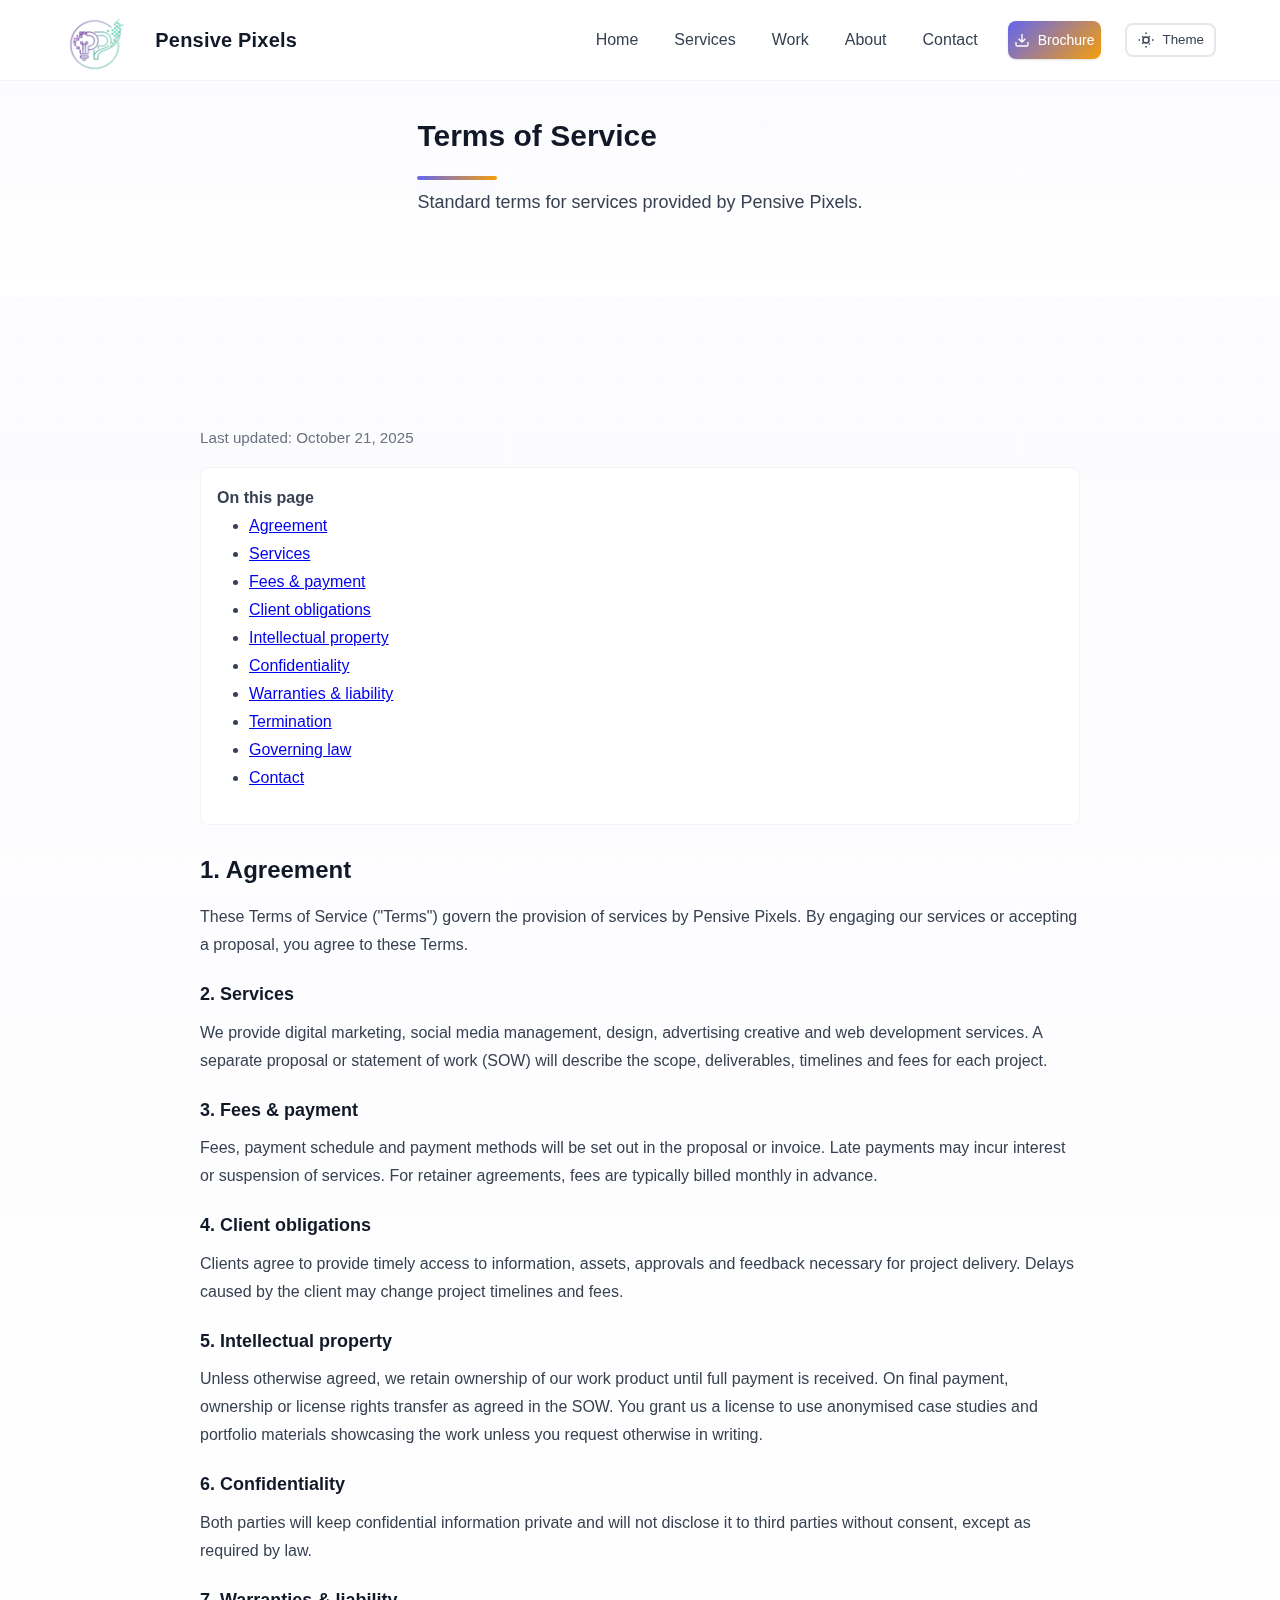
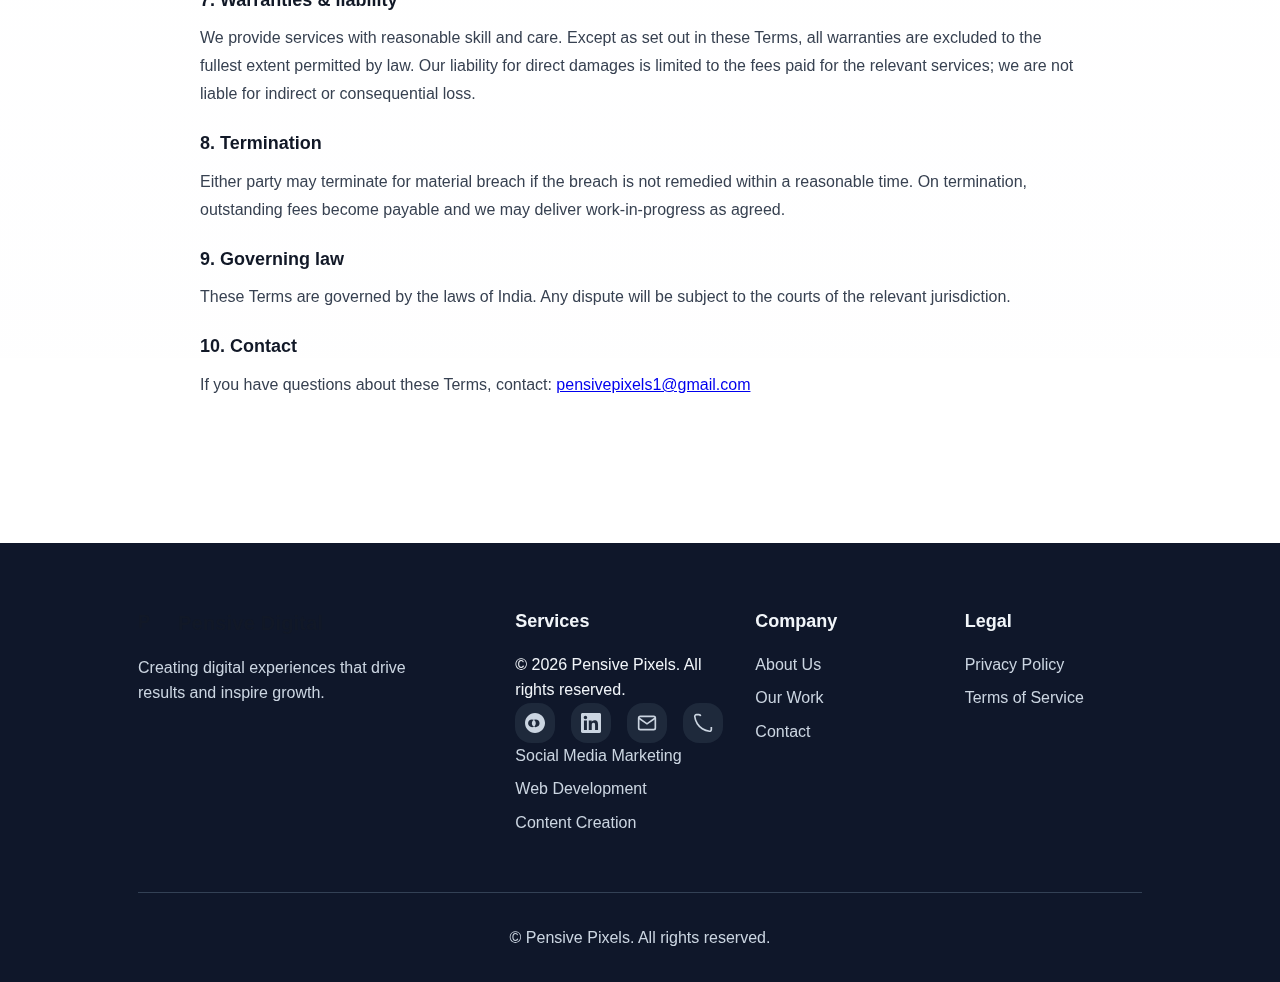
<file: terms.html>
<!doctype html>
<html lang="en">
<head>
  <meta charset="utf-8" />
  <meta name="viewport" content="width=device-width,initial-scale=1" />
  <title>Terms of Service — Pensive Pixels</title>
  <meta name="description" content="Terms of Service for Pensive Pixels digital marketing services." />
  <link rel="stylesheet" href="styles.css" />
  <link rel="icon" type="image/png" href="white_logo.png">
</head>
<body class="inner-page">
  <header class="site-header">
    <div class="container">
      <a class="logo" href="index.html" aria-label="Pensive Pixels home"><img class="logo-img" src="logo_pensive_darkbg.png" alt="Pensive Pixels"/></a>
      <nav class="nav" aria-label="Primary">
        <button class="nav-toggle" aria-expanded="false" aria-controls="primary-menu" aria-label="Toggle navigation"><span class="nav-toggle-bar"></span><span class="nav-toggle-bar"></span><span class="nav-toggle-bar"></span></button>
        <ul id="primary-menu" class="nav-list">
          <li><a href="index.html">Home</a></li>
          <li><a href="services.html">Services</a></li>
          <li><a href="work.html">Work</a></li>
          <li><a href="about.html">About</a></li>
          <li><a href="contact.html">Contact</a></li>
          <li><a href="Pensive_Brochure.pdf" download class="brochure-download" title="Download Brochure">
            <svg width="20" height="20" viewBox="0 0 24 24" fill="none" stroke="currentColor" stroke-width="2">
              <path d="M21 15v4a2 2 0 0 1-2 2H5a2 2 0 0 1-2-2v-4"/>
              <polyline points="7,10 12,15 17,10"/>
              <line x1="12" y1="15" x2="12" y2="3"/>
            </svg>
            <span>Brochure</span>
          </a></li>
          <li>
            <button class="theme-toggle" id="themeToggle" aria-label="Toggle theme">
              <svg id="iconSun" width="18" height="18" viewBox="0 0 24 24" fill="none" stroke="currentColor" stroke-width="2">
                <circle cx="12" cy="12" r="4"/>
                <path d="M12 2v2m0 16v2m10-10h-2M4 12H2m15.07 6.07-1.41-1.41M8.34 8.34 6.93 6.93m10.14 0-1.41 1.41M8.34 15.66l-1.41 1.41"/>
              </svg>
              <svg id="iconMoon" width="18" height="18" viewBox="0 0 24 24" fill="none" stroke="currentColor" stroke-width="2" style="display:none">
                <path d="M21 12.79A9 9 0 1 1 11.21 3 7 7 0 0 0 21 12.79z"/>
              </svg>
              <span class="toggle-text">Theme</span>
            </button>
          </li>
        </ul>
      </nav>
    </div>
  </header>

  <main>
    <section class="page-hero">
      <div class="container">
        <div class="page-hero-content">
          <h1>Terms of Service</h1>
          <p class="about-lead">Standard terms for services provided by Pensive Pixels.</p>
        </div>
      </div>
    </section>
    <section class="section">
      <div class="container">
        <div class="legal-doc">
          <div class="legal-meta">Last updated: October 21, 2025</div>
          <div class="toc">
            <strong>On this page</strong>
            <ul>
              <li><a href="#agreement">Agreement</a></li>
              <li><a href="#services">Services</a></li>
              <li><a href="#fees">Fees & payment</a></li>
              <li><a href="#client-obligations">Client obligations</a></li>
              <li><a href="#ip">Intellectual property</a></li>
              <li><a href="#confidentiality">Confidentiality</a></li>
              <li><a href="#liability">Warranties & liability</a></li>
              <li><a href="#termination">Termination</a></li>
              <li><a href="#law">Governing law</a></li>
              <li><a href="#contact">Contact</a></li>
            </ul>
          </div>

          <h2 id="agreement">1. Agreement</h2>
          <p>These Terms of Service ("Terms") govern the provision of services by Pensive Pixels. By engaging our services or accepting a proposal, you agree to these Terms.</p>

          <h3 id="services">2. Services</h3>
          <p>We provide digital marketing, social media management, design, advertising creative and web development services. A separate proposal or statement of work (SOW) will describe the scope, deliverables, timelines and fees for each project.</p>

          <h3 id="fees">3. Fees & payment</h3>
          <p>Fees, payment schedule and payment methods will be set out in the proposal or invoice. Late payments may incur interest or suspension of services. For retainer agreements, fees are typically billed monthly in advance.</p>

          <h3 id="client-obligations">4. Client obligations</h3>
          <p>Clients agree to provide timely access to information, assets, approvals and feedback necessary for project delivery. Delays caused by the client may change project timelines and fees.</p>

          <h3 id="ip">5. Intellectual property</h3>
          <p>Unless otherwise agreed, we retain ownership of our work product until full payment is received. On final payment, ownership or license rights transfer as agreed in the SOW. You grant us a license to use anonymised case studies and portfolio materials showcasing the work unless you request otherwise in writing.</p>

          <h3 id="confidentiality">6. Confidentiality</h3>
          <p>Both parties will keep confidential information private and will not disclose it to third parties without consent, except as required by law.</p>

          <h3 id="liability">7. Warranties & liability</h3>
          <p>We provide services with reasonable skill and care. Except as set out in these Terms, all warranties are excluded to the fullest extent permitted by law. Our liability for direct damages is limited to the fees paid for the relevant services; we are not liable for indirect or consequential loss.</p>

          <h3 id="termination">8. Termination</h3>
          <p>Either party may terminate for material breach if the breach is not remedied within a reasonable time. On termination, outstanding fees become payable and we may deliver work-in-progress as agreed.</p>

          <h3 id="law">9. Governing law</h3>
          <p>These Terms are governed by the laws of India. Any dispute will be subject to the courts of the relevant jurisdiction.</p>

          <h3 id="contact">10. Contact</h3>
          <p>If you have questions about these Terms, contact: <a href="mailto:pensivepixels1@gmail.com">pensivepixels1@gmail.com</a></p>
        </div>
      </div>
    </section>
  </main>

  <footer class="site-footer">
    <div class="container">
      <div class="footer-content">
        <div class="footer-brand">
          <a class="logo" href="index.html"><span class="logo-mark">P</span><span class="logo-text">Pensive Digital</span></a>
          <p>Creating digital experiences that drive results and inspire growth.</p>
        </div>
        <div class="footer-links">
          <div class="footer-column">
            <h4>Services</h4>
            <ul>
    <p>&copy; <span id="year"></span> Pensive Pixels. All rights reserved.</p>
    <div class="social-links">
      <a href="https://www.instagram.com/pensivepixels_1/" aria-label="Instagram" target="_blank" rel="noopener">
        <svg width="20" height="20" viewBox="0 0 24 24" fill="currentColor" aria-hidden="true">
          <path d="M12.017 0C5.396 0 .029 5.367.029 11.987c0 6.62 5.367 11.987 11.988 11.987s11.987-5.367 11.987-11.987C24.014 5.367 18.647.001 12.017.001zM8.449 16.988c-1.297 0-2.448-.49-3.323-1.297C4.198 14.895 3.708 13.744 3.708 12.447s.49-2.448 1.297-3.323c.875-.807 2.026-1.297 3.323-1.297s2.448.49 3.323 1.297c.807.875 1.297 2.026 1.297 3.323s-.49 2.448-1.297 3.323c-.875.807-2.026 1.297-3.323 1.297zm7.718-1.297c-.875.807-2.026 1.297-3.323 1.297s-2.448-.49-3.323-1.297c-.807-.875-1.297-2.026-1.297-3.323s.49-2.448 1.297-3.323c.875-.807 2.026-1.297 3.323-1.297s2.448.49 3.323 1.297c.807.875 1.297 2.026 1.297 3.323s-.49 2.448-1.297 3.323c-.875.807-2.026 1.297-3.323 1.297z"/>
        </svg>
      </a>
      <a href="https://www.facebook.com/profile.php?id=61582783380491&ref=fb_bidir_ig_profile_ac" aria-label="Facebook" target="_blank" rel="noopener">
        <svg width="20" height="20" viewBox="0 0 24 24" fill="currentColor" aria-hidden="true">
          <path d="M20.447 20.452h-3.554v-5.569c0-1.328-.027-3.037-1.852-3.037-1.853 0-2.136 1.445-2.136 2.939v5.667H9.351V9h3.414v1.561h.046c.477-.9 1.637-1.85 3.37-1.85 3.601 0 4.267 2.37 4.267 5.455v6.286zM5.337 7.433c-1.144 0-2.063-.926-2.063-2.065 0-1.138.92-2.063 2.063-2.063 1.14 0 2.064.925 2.064 2.063 0 1.139-.925 2.065-2.064 2.065zm1.782 13.019H3.555V9h3.564v11.452zM22.225 0H1.771C.792 0 0 .774 0 1.729v20.542C0 23.227.792 24 1.771 24h20.451C23.2 24 24 23.227 24 22.271V1.729C24 .774 23.2 0 22.222 0h.003z"/>
        </svg>
      </a>
      <a href="mailto:pensivepixels1@gmail.com" aria-label="Email">
        <svg width="20" height="20" viewBox="0 0 24 24" fill="none" stroke="currentColor" stroke-width="2" aria-hidden="true">
          <path d="M4 4h16c1.1 0 2 .9 2 2v12c0 1.1-.9 2-2 2H4c-1.1 0-2-.9-2-2V6c0-1.1.9-2 2-2z"/>
          <polyline points="22,6 12,13 2,6"/>
        </svg>
      </a>
      <a href="tel:+919014895213" aria-label="Phone">
        <svg width="20" height="20" viewBox="0 0 24 24" fill="none" stroke="currentColor" stroke-width="2" aria-hidden="true">
          <path d="M22 16.92v3a2 2 0 0 1-2.18 2 19.79 19.79 0 0 1-8.63-3.07 19.5 19.5 0 0 1-6-6 19.79 19.79 0 0 1-3.07-8.67A2 2 0 0 1 4.11 2h3a2 2 0 0 1 2 1.72"/>
        </svg>
      </a>
    </div>
              <li><a href="services.html">Social Media Marketing</a></li>
              <li><a href="services.html">Web Development</a></li>
              <li><a href="services.html">Content Creation</a></li>
            </ul>
          </div>
          <div class="footer-column">
            <h4>Company</h4>
            <ul>
              <li><a href="about.html">About Us</a></li>
              <li><a href="work.html">Our Work</a></li>
              <li><a href="contact.html">Contact</a></li>
            </ul>
          </div>
          <div class="footer-column">
            <h4>Legal</h4>
            <ul>
              <li><a href="privacy.html">Privacy Policy</a></li>
              <li><a href="terms.html">Terms of Service</a></li>
            </ul>
          </div>
        </div>
      </div>
      <div class="footer-bottom">
        <p>&copy; <span id="year"></span> Pensive Pixels. All rights reserved.</p>
      </div>
    </div>
  </footer>

  <script src="script.js"></script>
</body>
</html>
</file>
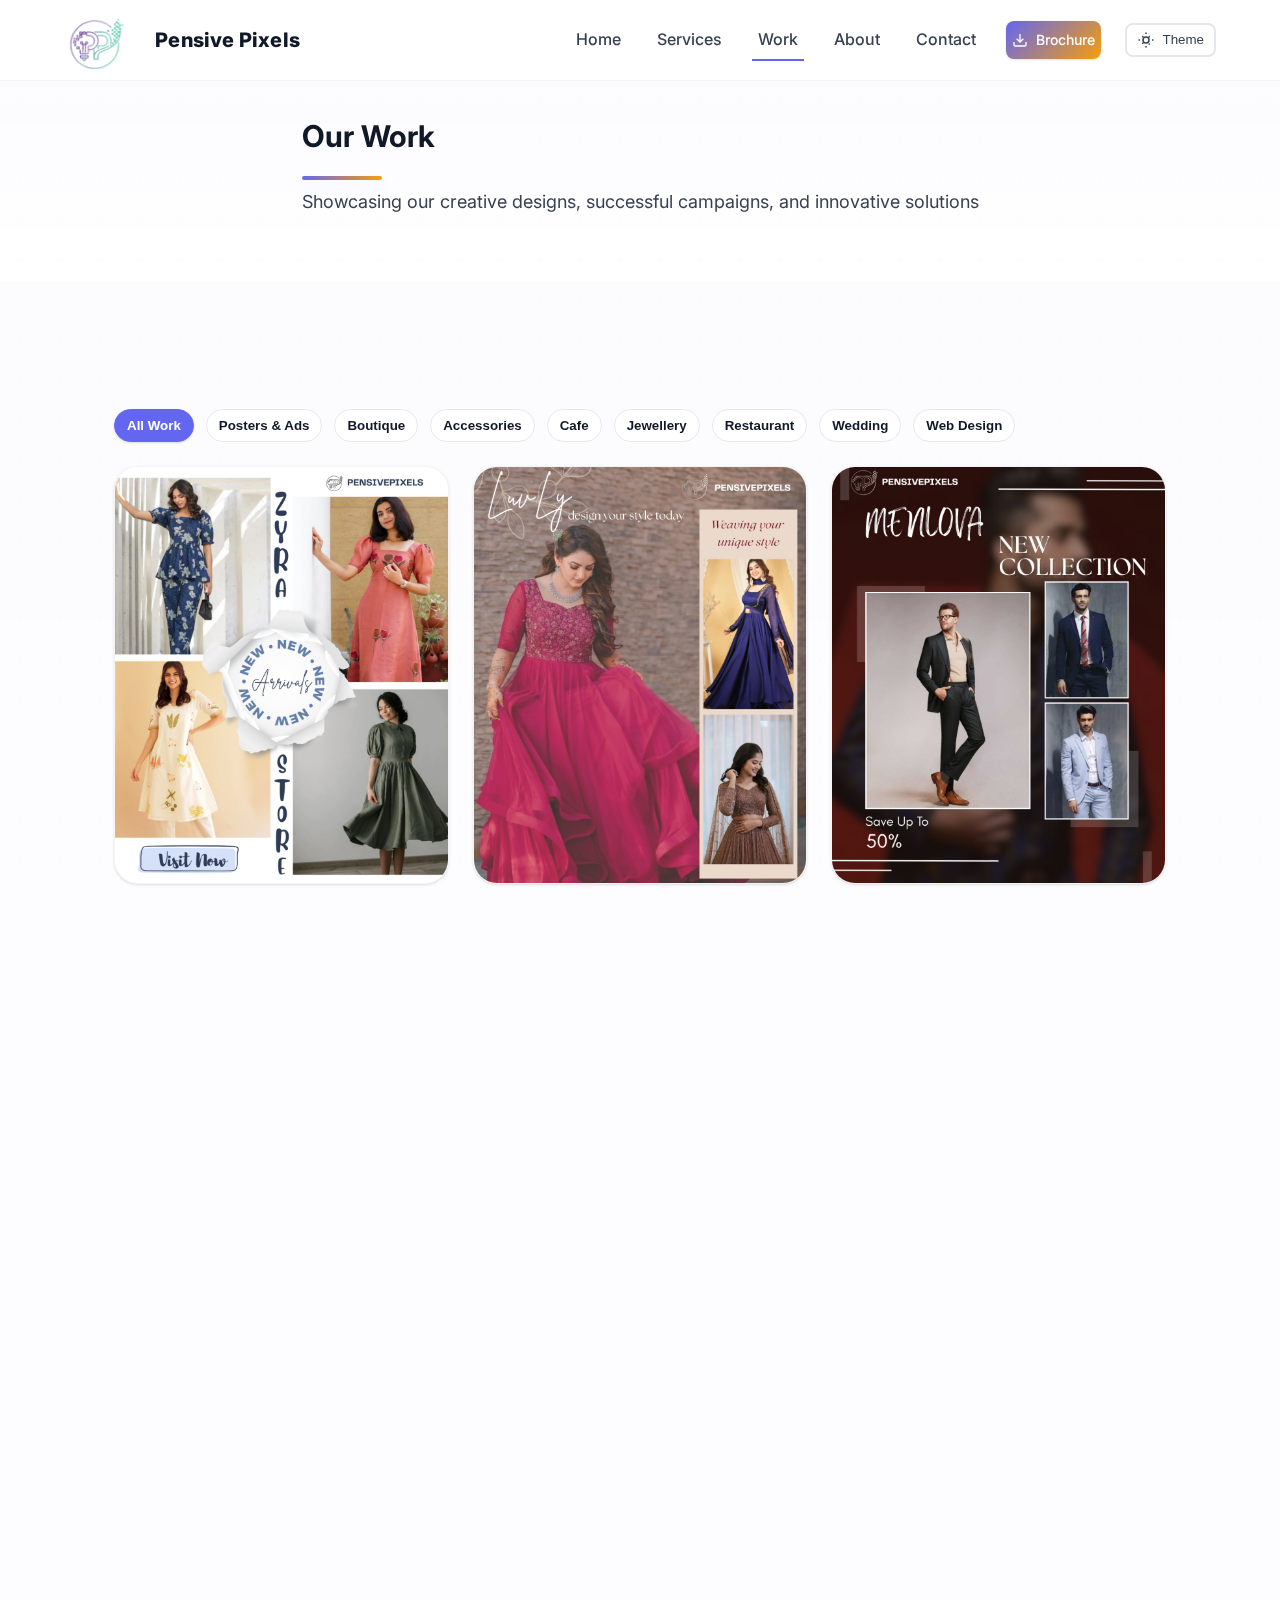
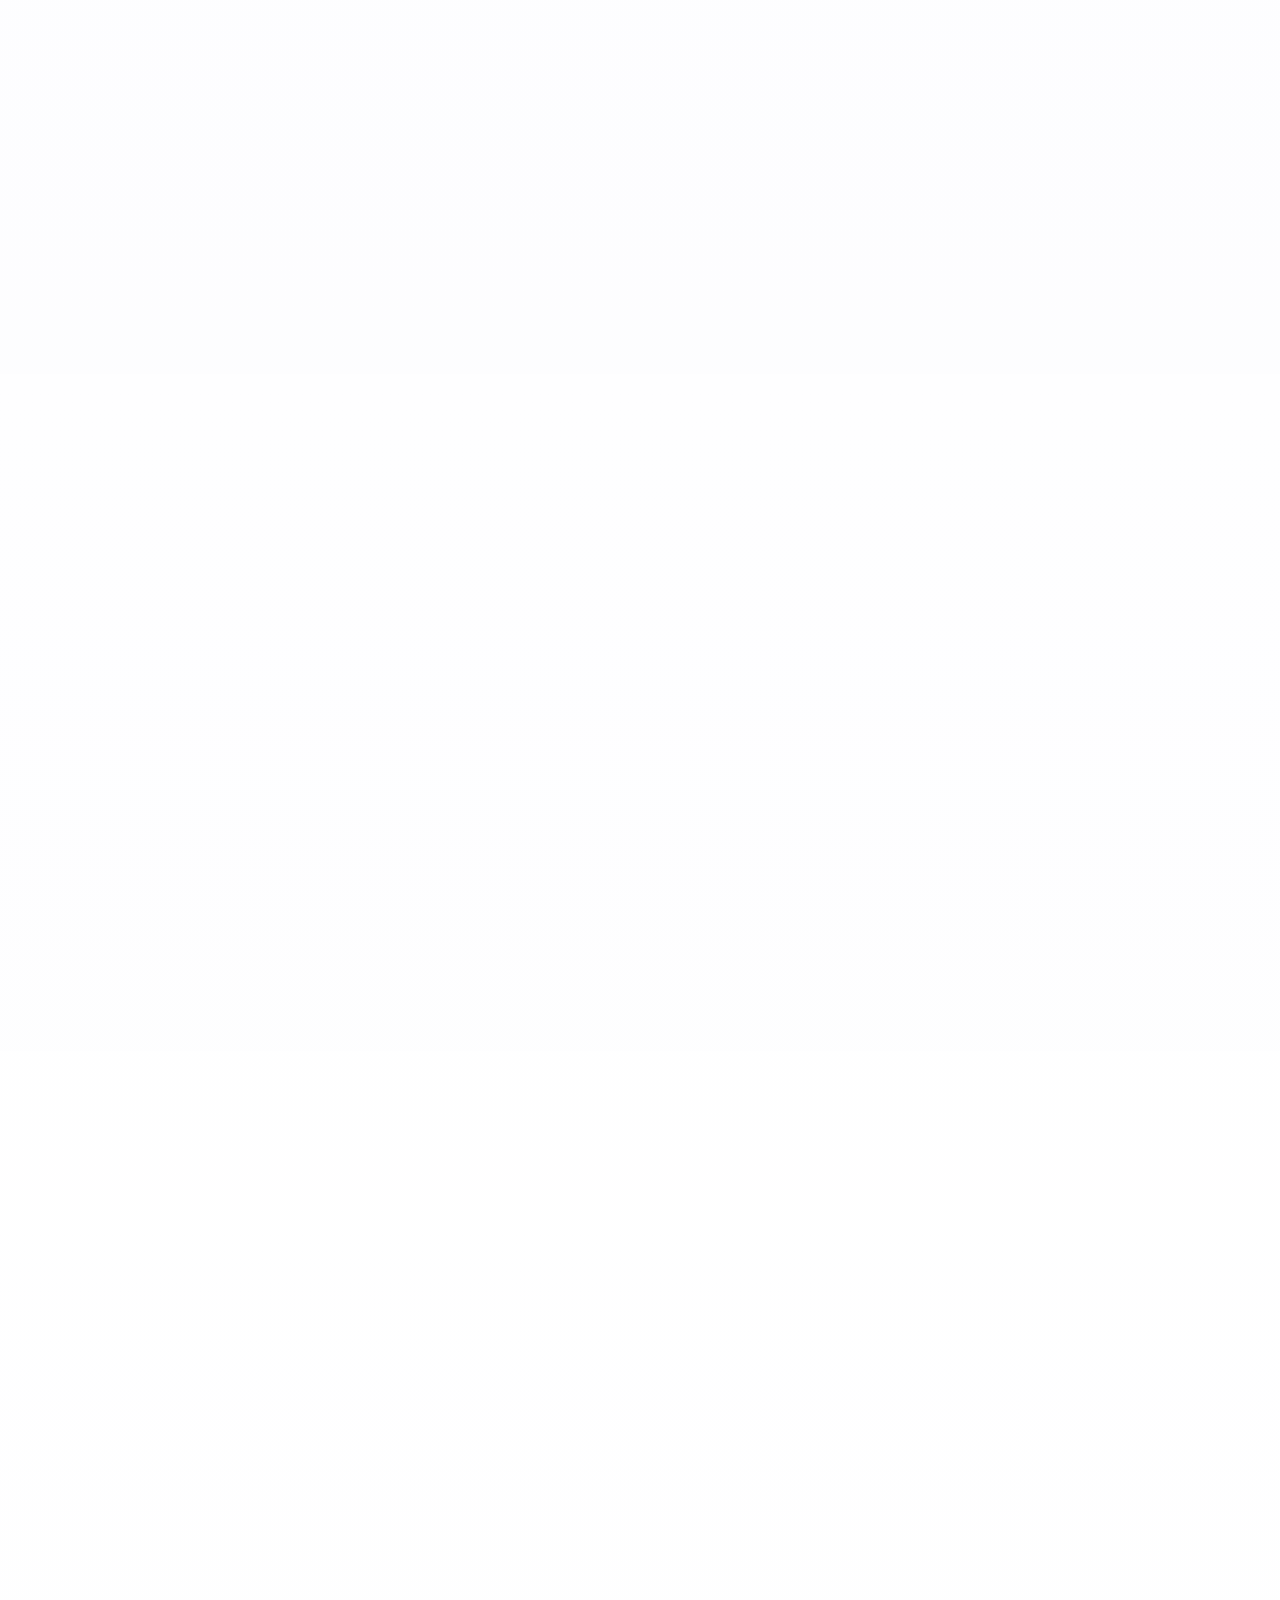
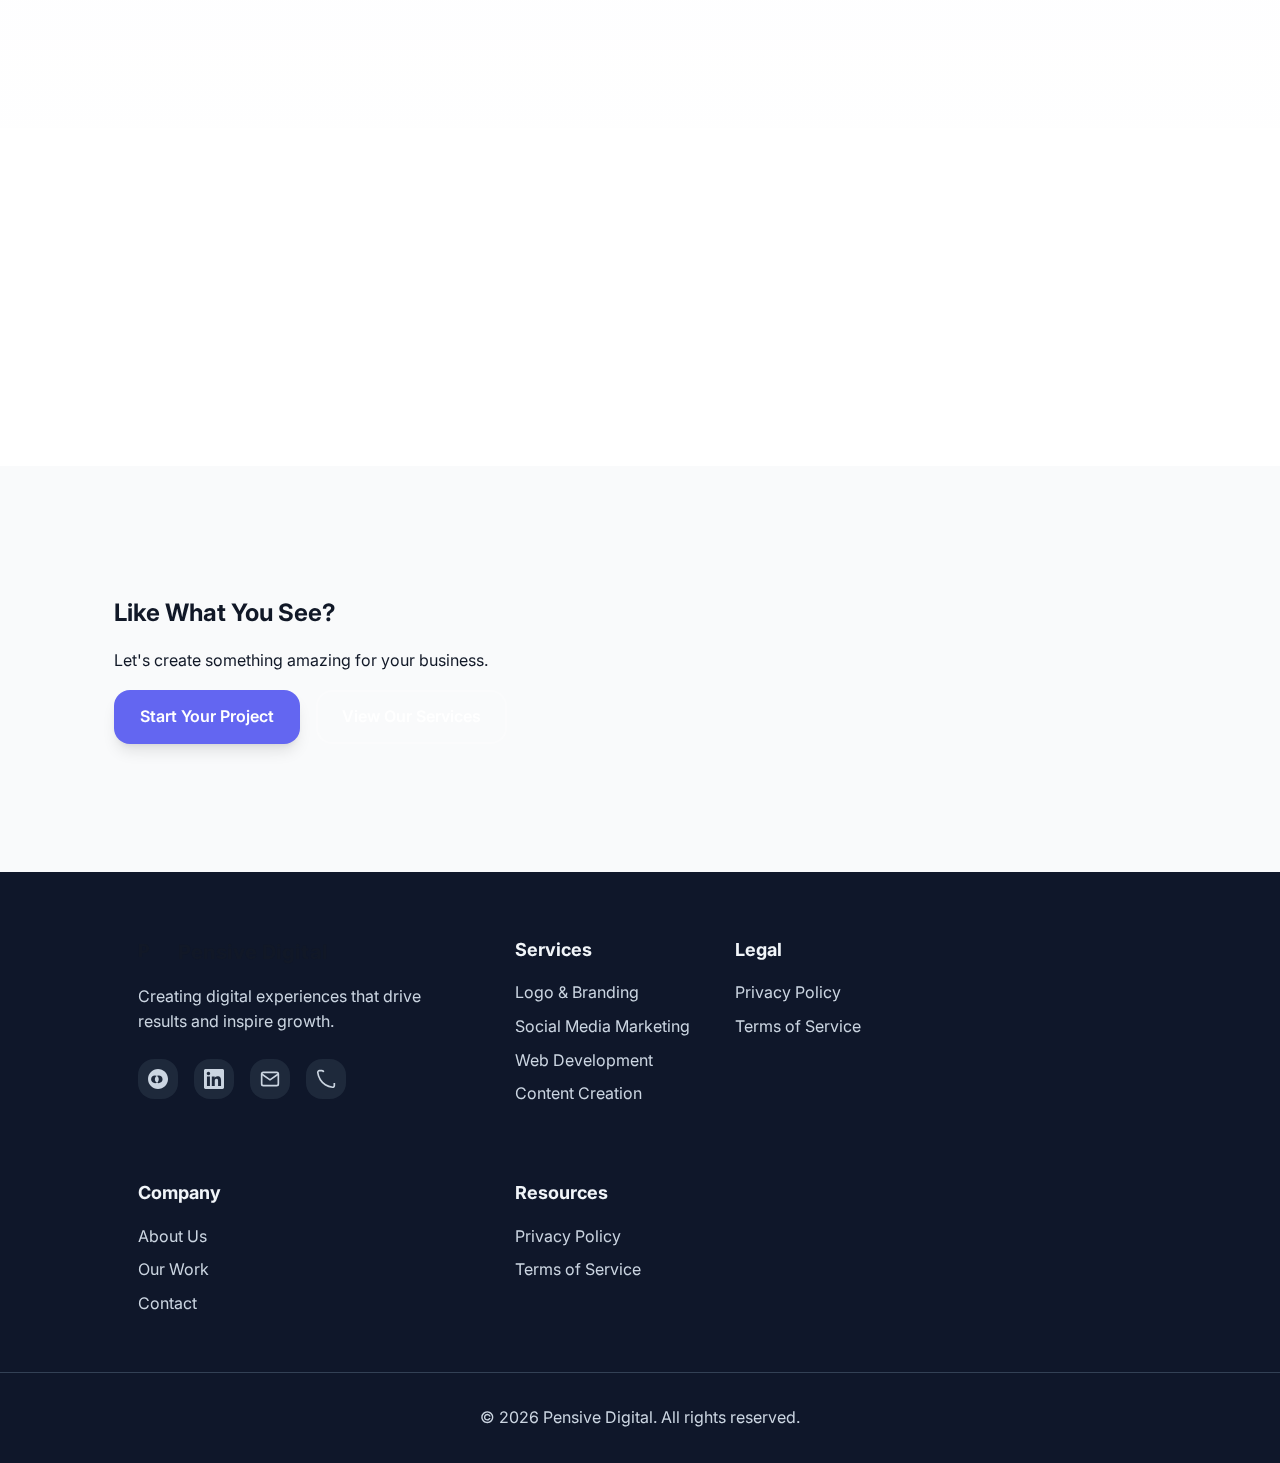
<file: work.html>
<!DOCTYPE html>
<html lang="en">
<head>
	<meta charset="UTF-8" />
	<meta name="viewport" content="width=device-width, initial-scale=1" />
	<title>Our Work - Pensive Digital</title>
	<meta name="description" content="Explore our portfolio of creative designs, social media campaigns, and web development projects." />
	<link rel="preconnect" href="https://fonts.googleapis.com">
	<link rel="preconnect" href="https://fonts.gstatic.com" crossorigin>
	<link href="https://fonts.googleapis.com/css2?family=Inter:wght@300;400;500;600;700;800;900&display=swap" rel="stylesheet">
	<link rel="stylesheet" href="styles.css" />
	<link rel="icon" href="favicon.ico" />
</head>
<body class="inner-page">
	<header class="site-header">
		<div class="container">
			<a class="logo" href="index.html" aria-label="Pensive Digital home">
				<img class="logo-img" src="logo_pensive_darkbg.png" alt="Pensive Digital logo" />
			</a>
			<nav class="nav" aria-label="Primary">
				<button class="nav-toggle" aria-expanded="false" aria-controls="primary-menu" aria-label="Toggle navigation">
					<span class="nav-toggle-bar"></span>
					<span class="nav-toggle-bar"></span>
					<span class="nav-toggle-bar"></span>
				</button>
				<ul id="primary-menu" class="nav-list">
					<li><a href="index.html">Home</a></li>
					<li><a href="services.html">Services</a></li>
					<li><a href="work.html" class="active">Work</a></li>
					<li><a href="about.html">About</a></li>
					<li><a href="contact.html">Contact</a></li>
					<li><a href="Pensive_Brochure.pdf" download class="brochure-download" title="Download Brochure">
						<svg width="20" height="20" viewBox="0 0 24 24" fill="none" stroke="currentColor" stroke-width="2">
							<path d="M21 15v4a2 2 0 0 1-2 2H5a2 2 0 0 1-2-2v-4"/>
							<polyline points="7,10 12,15 17,10"/>
							<line x1="12" y1="15" x2="12" y2="3"/>
						</svg>
						<span>Brochure</span>
					</a></li>
					<li>
						<button class="theme-toggle" id="themeToggle" aria-label="Toggle theme">
							<svg id="iconSun" width="18" height="18" viewBox="0 0 24 24" fill="none" stroke="currentColor" stroke-width="2">
								<circle cx="12" cy="12" r="4"/>
								<path d="M12 2v2m0 16v2m10-10h-2M4 12H2m15.07 6.07-1.41-1.41M8.34 8.34 6.93 6.93m10.14 0-1.41 1.41M8.34 15.66l-1.41 1.41"/>
							</svg>
							<svg id="iconMoon" width="18" height="18" viewBox="0 0 24 24" fill="none" stroke="currentColor" stroke-width="2" style="display:none">
								<path d="M21 12.79A9 9 0 1 1 11.21 3 7 7 0 0 0 21 12.79z"/>
							</svg>
							<span class="toggle-text">Theme</span>
						</button>
					</li>
				</ul>
			</nav>
		</div>
	</header>

	<main>
		<section class="page-hero">
			<div class="container">
				<div class="page-hero-content">
					<h1>Our Work</h1>
					<p>Showcasing our creative designs, successful campaigns, and innovative solutions</p>
				</div>
			</div>
		</section>

		<section class="section">
			<div class="container">
				<div class="work-filter">
					<button class="filter-btn active" data-filter="all">All Work</button>
					<button class="filter-btn" data-filter="posters">Posters & Ads</button>
					<button class="filter-btn" data-filter="boutique">Boutique</button>
					<button class="filter-btn" data-filter="accessories">Accessories</button>
					<button class="filter-btn" data-filter="cafe">Cafe</button>
					<button class="filter-btn" data-filter="jewellery">Jewellery</button>
					<button class="filter-btn" data-filter="restaurant">Restaurant</button>
					<button class="filter-btn" data-filter="vivaha">Wedding</button>
					<button class="filter-btn" data-filter="web">Web Design</button>
				</div>

				<div class="portfolio-grid">

					<article class="portfolio-item" data-category="boutique posters">
						<div class="portfolio-image">
							<img src="Samples/Botique-2.jpg" alt="Boutique promotional poster" />
						</div>
					</article>

					<article class="portfolio-item" data-category="boutique posters">
						<div class="portfolio-image">
							<img src="Samples/Botique-3.jpg" alt="Boutique promotional poster" />
						</div>
					</article>

					<article class="portfolio-item" data-category="boutique posters">
						<div class="portfolio-image">
							<img src="Samples/Botique-1.jpg" alt="Boutique store poster" />
						</div>
					</article>

					<article class="portfolio-item" data-category="cafe posters">
						<div class="portfolio-image">
							<img src="Samples/Cafe-1.jpg" alt="Cafe promotional poster" />
						</div>
					</article>

					<article class="portfolio-item" data-category="cafe posters">
						<div class="portfolio-image">
							<img src="Samples/Cafe-2.jpg" alt="Cafe menu poster" />
						</div>
					</article>

					<article class="portfolio-item" data-category="jewellery posters">
						<div class="portfolio-image">
							<img src="Samples/Jewellery-1.jpg" alt="Jewellery promotional poster" />
						</div>
					</article>

					<article class="portfolio-item" data-category="jewellery posters">
						<div class="portfolio-image">
							<img src="Samples/Jewellery-2.jpg" alt="Jewellery store poster" />
						</div>
					</article>

					<article class="portfolio-item" data-category="restaurant posters">
						<div class="portfolio-image">
							<img src="Samples/Restuarant-1.jpg" alt="Restaurant promotional poster" />
						</div>
					</article>

					<article class="portfolio-item" data-category="restaurant posters">
						<div class="portfolio-image">
							<img src="Samples/Restuarant-2.jpg" alt="Restaurant menu poster" />
						</div>
					</article>

					<article class="portfolio-item" data-category="vivaha posters">
						<div class="portfolio-image">
							<img src="Samples/Vivaha-1.jpg" alt="Wedding promotional poster" />
						</div>
					</article>

					<!-- Newly added Samples -->

					<article class="portfolio-item" data-category="posters accessories">
						<div class="portfolio-image">
							<img src="Samples/Accessories-1.jpg" alt="Accessories promotional poster" />
						</div>
					</article>

					<article class="portfolio-item" data-category="accessories posters">
						<div class="portfolio-image">
							<img src="Samples/Accessories-2.png" alt="Accessories promotional poster" />
						</div>
					</article>

					<article class="portfolio-item" data-category="accessories posters">
						<div class="portfolio-image">
							<img src="Samples/Accessories-3.png" alt="Accessories promotional poster" />
						</div>
					</article>

					<article class="portfolio-item" data-category="accessories posters">
						<div class="portfolio-image">
							<img src="Samples/Accessories-4.png" alt="Accessories promotional poster" />
						</div>
					</article>

					<article class="portfolio-item" data-category="boutique posters">
						<div class="portfolio-image">
							<img src="Samples/Botique-4.png" alt="Boutique promotional poster" />
						</div>
					</article>

					<article class="portfolio-item" data-category="cafe posters">
						<div class="portfolio-image">
							<img src="Samples/Cafe-3.png" alt="Cafe promotional poster" />
						</div>
					</article>

					<article class="portfolio-item" data-category="cafe posters">
						<div class="portfolio-image">
							<img src="Samples/Cafe-4.png" alt="Cafe promotional poster" />
						</div>
					</article>

					<article class="portfolio-item" data-category="cafe posters">
						<div class="portfolio-image">
							<img src="Samples/Cafe-5.png" alt="Cafe promotional poster" />
						</div>
					</article>

					<article class="portfolio-item" data-category="restaurant posters">
						<div class="portfolio-image">
							<img src="Samples/Restuarant-3.png" alt="Restaurant promotional poster" />
						</div>
					</article>

					<article class="portfolio-item" data-category="vivaha posters">
						<div class="portfolio-image">
							<img src="Samples/Vivaha-2.png" alt="Wedding promotional poster" />
						</div>
					</article>

				</div>
			</div>
		</section>

		<section class="section alt">
			<div class="container">
				<div class="cta-section">
					<h2>Like What You See?</h2>
					<p>Let's create something amazing for your business.</p>
					<div class="cta-buttons">
						<a href="contact.html" class="btn btn-primary">Start Your Project</a>
						<a href="services.html" class="btn btn-secondary">View Our Services</a>
					</div>
				</div>
			</div>
		</section>
	</main>

	<!-- Lightbox for full image view -->
	<div class="lightbox" id="lightbox" aria-hidden="true">
		<button class="close-btn" id="lightboxClose" aria-label="Close">Close ✕</button>
		<button class="lightbox-nav lightbox-prev" aria-label="Previous poster">
			<svg width="22" height="22" viewBox="0 0 24 24" fill="none" stroke="currentColor" stroke-width="2" aria-hidden="true">
				<polyline points="15 18 9 12 15 6" stroke-linecap="round" stroke-linejoin="round"/>
			</svg>
		</button>
		<button class="lightbox-nav lightbox-next" aria-label="Next poster">
			<svg width="22" height="22" viewBox="0 0 24 24" fill="none" stroke="currentColor" stroke-width="2" aria-hidden="true">
				<polyline points="9 18 15 12 9 6" stroke-linecap="round" stroke-linejoin="round"/>
			</svg>
		</button>
		<img id="lightboxImg" alt="Poster full view" />
	</div>

	<footer class="site-footer">
		<div class="container">
			<div class="footer-content">
				<div class="footer-brand">
					<a class="logo" href="index.html"><span class="logo-mark">P</span><span class="logo-text">Pensive Digital</span></a>
					<p>Creating digital experiences that drive results and inspire growth.</p>
					<div class="social-links">
						<a href="https://www.instagram.com/pensivepixels_1/" aria-label="Instagram" target="_blank" rel="noopener">
							<svg width="20" height="20" viewBox="0 0 24 24" fill="currentColor" aria-hidden="true">
								<path d="M12.017 0C5.396 0 .029 5.367.029 11.987c0 6.62 5.367 11.987 11.988 11.987s11.987-5.367 11.987-11.987C24.014 5.367 18.647.001 12.017.001zM8.449 16.988c-1.297 0-2.448-.49-3.323-1.297C4.198 14.895 3.708 13.744 3.708 12.447s.49-2.448 1.297-3.323c.875-.807 2.026-1.297 3.323-1.297s2.448.49 3.323 1.297c.807.875 1.297 2.026 1.297 3.323s-.49 2.448-1.297 3.323c-.875.807-2.026 1.297-3.323 1.297zm7.718-1.297c-.875.807-2.026 1.297-3.323 1.297s-2.448-.49-3.323-1.297c-.807-.875-1.297-2.026-1.297-3.323s.49-2.448 1.297-3.323c.875-.807 2.026-1.297 3.323-1.297s2.448.49 3.323 1.297c.807.875 1.297 2.026 1.297 3.323s-.49 2.448-1.297 3.323c-.875.807-2.026 1.297-3.323 1.297z"/>
							</svg>
						</a>
						<a href="https://www.facebook.com/profile.php?id=61582783380491&ref=fb_bidir_ig_profile_ac" aria-label="Facebook" target="_blank" rel="noopener">
							<svg width="20" height="20" viewBox="0 0 24 24" fill="currentColor" aria-hidden="true">
								<path d="M20.447 20.452h-3.554v-5.569c0-1.328-.027-3.037-1.852-3.037-1.853 0-2.136 1.445-2.136 2.939v5.667H9.351V9h3.414v1.561h.046c.477-.9 1.637-1.85 3.37-1.85 3.601 0 4.267 2.37 4.267 5.455v6.286zM5.337 7.433c-1.144 0-2.063-.926-2.063-2.065 0-1.138.92-2.063 2.063-2.063 1.14 0 2.064.925 2.064 2.063 0 1.139-.925 2.065-2.064 2.065zm1.782 13.019H3.555V9h3.564v11.452zM22.225 0H1.771C.792 0 0 .774 0 1.729v20.542C0 23.227.792 24 1.771 24h20.451C23.2 24 24 23.227 24 22.271V1.729C24 .774 23.2 0 22.222 0h.003z"/>
							</svg>
						</a>
						<a href="mailto:pensivepixels1@gmail.com" aria-label="Email">
							<svg width="20" height="20" viewBox="0 0 24 24" fill="none" stroke="currentColor" stroke-width="2" aria-hidden="true">
								<path d="M4 4h16c1.1 0 2 .9 2 2v12c0 1.1-.9 2-2 2H4c-1.1 0-2-.9-2-2V6c0-1.1.9-2 2-2z"/>
								<polyline points="22,6 12,13 2,6"/>
							</svg>
						</a>
						<a href="tel:+919014895213" aria-label="Phone">
							<svg width="20" height="20" viewBox="0 0 24 24" fill="none" stroke="currentColor" stroke-width="2" aria-hidden="true">
								<path d="M22 16.92v3a2 2 0 0 1-2.18 2 19.79 19.79 0 0 1-8.63-3.07 19.5 19.5 0 0 1-6-6 19.79 19.79 0 0 1-3.07-8.67A2 2 0 0 1 4.11 2h3a2 2 0 0 1 2 1.72"/>
							</svg>
						</a>
					</div>
				</div>
				<div class="footer-links">
					<div class="footer-column">
						<h4>Services</h4>
						<ul>
							<li><a href="services.html">Logo & Branding</a></li>
							<li><a href="services.html">Social Media Marketing</a></li>
							<li><a href="services.html">Web Development</a></li>
							<li><a href="services.html">Content Creation</a></li>
						</ul>
						</div>
						<div class="footer-column">
							<h4>Legal</h4>
							<ul>
								<li><a href="privacy.html">Privacy Policy</a></li>
								<li><a href="terms.html">Terms of Service</a></li>
							</ul>
						</div>
					</div>
					<div class="footer-column">
						<h4>Company</h4>
						<ul>
							<li><a href="about.html">About Us</a></li>
							<li><a href="work.html">Our Work</a></li>
							<li><a href="contact.html">Contact</a></li>
						</ul>
					</div>
					<div class="footer-column">
						<h4>Resources</h4>
						<ul>
							<li><a href="#">Privacy Policy</a></li>
							<li><a href="#">Terms of Service</a></li>
						</ul>
					</div>
				</div>
			</div>
			<div class="footer-bottom">
				<p>&copy; <span id="year"></span> Pensive Digital. All rights reserved.</p>
			</div>
		</div>
	</footer>

	<script src="script.js"></script>
</body>
</html>
</file>
<file: styles.css>
/* Recreated stylesheet - see earlier version for full comments */
:root { --primary:#6366f1; --primary-dark:#4f46e5; --secondary:#f59e0b; --accent:#10b981; --text-primary:#111827; --text-secondary:#374151; --text-muted:#6b7280; --background:#ffffff; --background-alt:#f9fafb; --surface:#ffffff; --border:#e5e7eb; --border-light:#f3f4f6; --dark-bg:#0f172a; --dark-surface:#1e293b; --dark-text:#f1f5f9; --dark-text-secondary:#cbd5e1; --dark-border:#334155; --font-family:'Inter',-apple-system,BlinkMacSystemFont,'Segoe UI',Roboto,sans-serif; --font-size-xs:.75rem; --font-size-sm:.875rem; --font-size-base:1rem; --font-size-lg:1.125rem; --font-size-xl:1.25rem; --font-size-2xl:1.5rem; --font-size-3xl:1.875rem; --font-size-4xl:2.25rem; --font-size-5xl:3rem; --font-size-6xl:3.75rem; --space-1:.25rem; --space-2:.5rem; --space-3:.75rem; --space-4:1rem; --space-5:1.25rem; --space-6:1.5rem; --space-8:2rem; --space-10:2.5rem; --space-12:3rem; --space-16:4rem; --space-20:5rem; --space-24:6rem; --space-32:8rem; --radius-sm:.375rem; --radius:.5rem; --radius-md:.75rem; --radius-lg:1rem; --radius-xl:1.5rem; --radius-2xl:2rem; --shadow-sm:0 1px 2px 0 rgb(0 0 0 / 0.05); --shadow:0 1px 3px 0 rgb(0 0 0 / 0.1),0 1px 2px -1px rgb(0 0 0 / 0.1); --shadow-md:0 4px 6px -1px rgb(0 0 0 / 0.1),0 2px 4px -2px rgb(0 0 0 / 0.1); --shadow-lg:0 10px 15px -3px rgb(0 0 0 / 0.1),0 4px 6px -4px rgb(0 0 0 / 0.1); --shadow-xl:0 20px 25px -5px rgb(0 0 0 / 0.1),0 8px 10px -6px rgb(0 0 0 / 0.1); --transition:all .3s cubic-bezier(.4,0,.2,1); --page-gutter:var(--space-6); }

/* Accessibility utilities and global tweaks */
.sr-only,.visually-hidden{position:absolute!important;width:1px!important;height:1px!important;padding:0!important;margin:-1px!important;overflow:hidden!important;clip:rect(0 0 0 0)!important;white-space:nowrap!important;border:0!important}

/* Detect reduced motion preference and tone down animations/transitions */
@media (prefers-reduced-motion: reduce){
	:root{--transition:none}
	*{animation-duration:0.001ms!important;animation-iteration-count:1!important;transition-duration:0.001ms!important;scroll-behavior:auto}
}

/* Make images, video and picture responsive by default */
img,picture,video{max-width:100%;height:auto;display:block}

/* Accessible focus styles for keyboard users */
a:focus-visible,button:focus-visible,input:focus-visible,textarea:focus-visible,select:focus-visible{outline:none;box-shadow:0 0 0 4px rgba(99,102,241,.12);border-color:var(--primary)}
.nav-toggle:focus-visible,.theme-toggle:focus-visible{box-shadow:0 0 0 4px rgba(99,102,241,.12)}
.btn:focus-visible{box-shadow:0 6px 18px rgba(79,70,229,.12)}

/* Small-screen hero adjustments to account for the fixed header */
@media(max-width:768px){
	.hero{height:calc(100vh - 80px);align-items:flex-start;padding-top:96px}
	.hero-content{text-align:left;padding:0 var(--space-4)}
}

/* Minimal print-friendly rules */
@media print{
	.site-header,.nav-toggle,.hero-overlay,.site-footer,.theme-toggle,.nav-list{display:none!important}
	body{background:#fff;color:#000}
	.container{padding:0}
}
*{box-sizing:border-box;margin:0;padding:0}
html{scroll-behavior:smooth}
body{font-family:var(--font-family);font-size:var(--font-size-base);line-height:1.6;color:var(--text-primary);background-color:var(--background);overflow-x:hidden}
.container{max-width:1200px;margin:0 auto;padding:0 var(--space-6)}
@media(min-width:640px){.container{padding:0 var(--space-8)}}
@media(min-width:1024px){.container{padding:0 var(--space-12)}}
.site-header{position:fixed;top:0;left:0;right:0;z-index:1000;background:color-mix(in oklab,var(--surface) 95%,transparent);backdrop-filter:blur(10px);border-bottom:1px solid var(--border-light);transition:var(--transition)}
.site-header .container{display:flex;align-items:center;justify-content:space-between;height:80px;padding-left:var(--page-gutter);padding-right:var(--page-gutter)}
.logo{display:flex;align-items:center;gap:var(--space-0);text-decoration:none;color:var(--text-primary);font-weight:800;font-size:var(--font-size-xl);transition:var(--transition)}
.logo:hover{transform:translateY(-1px)}
.logo-img{height:72px;width:auto;display:block}

/* Brand text next to logo */
.logo-text{margin-left:var(--space-3);font-weight:800;color:var(--text-primary);font-size:1.25rem;letter-spacing:0.2px}
/* On small screens keep header compact */
@media(max-width:768px){
	.logo-text{display:none}
	.logo-img{height:48px}
}
.nav-list{display:flex;list-style:none;gap:var(--space-8);align-items:center}
.nav-list a{text-decoration:none;color:var(--text-secondary);font-weight:500;transition:var(--transition);position:relative}
.nav-list a:hover{color:var(--primary)}
.nav-list a::after{content:'';position:absolute;bottom:-4px;left:0;width:0;height:2px;background:var(--primary);transition:var(--transition)}
.nav-list a:hover::after{width:100%}
.nav-toggle{display:none;background:none;border:none;cursor:pointer;padding:var(--space-2)}
.nav-toggle-bar{width:24px;height:2px;background:var(--text-primary);display:block;margin:4px 0;transition:var(--transition)}
@media(max-width:768px){.nav-toggle{display:block}.nav-list{position:fixed;top:80px;left:0;right:0;background:var(--surface);flex-direction:column;padding:var(--space-6);box-shadow:var(--shadow-lg);transform:translateY(-100%);opacity:0;visibility:hidden;transition:var(--transition)}.nav-list.open{transform:translateY(0);opacity:1;visibility:visible}}
.theme-toggle{display:inline-flex;align-items:center;gap:8px;border:2px solid var(--border);border-radius:var(--radius);padding:6px 10px;color:var(--text-secondary);background:var(--surface);cursor:pointer;transition:var(--transition)}
.theme-toggle:hover{border-color:var(--primary);color:var(--primary)}
.hero{position:relative;height:100vh;display:flex;align-items:center;justify-content:center;overflow:hidden}
.hero-video-container{position:absolute;top:0;left:0;width:100%;height:100%;z-index:1}
.hero-video{width:100%;height:100%;object-fit:cover}
.hero-overlay{position:absolute;top:0;left:0;width:100%;height:100%;background:linear-gradient(135deg,rgba(99,102,241,.8) 0%,rgba(245,158,11,.6) 50%,rgba(16,185,129,.8) 100%);z-index:2}
.hero-content{position:relative;z-index:3;text-align:center;color:#fff;max-width:800px;padding:0 var(--page-gutter)}
.hero-title{font-size:clamp(var(--font-size-4xl),8vw,var(--font-size-6xl));font-weight:800;line-height:1.1;margin-bottom:var(--space-6)}
.title-line{display:block;opacity:0;transform:translateY(30px);animation:slideInUp .8s ease-out forwards}
.title-line:nth-child(2){animation-delay:.2s}
.title-line:nth-child(3){animation-delay:.4s}
.title-line.highlight{background:linear-gradient(135deg,#fff,#f0f9ff);-webkit-background-clip:text;-webkit-text-fill-color:transparent;background-clip:text}
.hero-description{font-size:var(--font-size-xl);color:rgba(255,255,255,.9);margin-bottom:var(--space-8);opacity:0;transform:translateY(30px);animation:slideInUp .8s ease-out .6s forwards}
.hero-cta{display:flex;gap:var(--space-4);justify-content:center;flex-wrap:wrap;opacity:0;transform:translateY(30px);animation:slideInUp .8s ease-out .8s forwards}
.btn{display:inline-flex;align-items:center;justify-content:center;padding:var(--space-3) var(--space-6);border-radius:var(--radius-lg);font-weight:600;text-decoration:none;transition:var(--transition);border:2px solid transparent;cursor:pointer;font-size:var(--font-size-base)}
.btn-primary{background:var(--primary);color:#fff;box-shadow:var(--shadow-lg)}
.btn-primary:hover{background:var(--primary-dark);transform:translateY(-2px);box-shadow:var(--shadow-xl)}
.btn-secondary{background:transparent;color:#fff;border-color:rgba(255,255,255,.3)}
.btn-secondary:hover{background:rgba(255,255,255,.1);border-color:rgba(255,255,255,.5);transform:translateY(-2px)}
.section{padding:var(--space-32) 0}
.section.alt{background:var(--background-alt)}
.section-head{text-align:center;margin-bottom:var(--space-16)}
.section-head h2{font-size:clamp(var(--font-size-3xl),5vw,var(--font-size-5xl));font-weight:800;margin-bottom:var(--space-4);color:var(--text-primary)}
.section-head p{font-size:var(--font-size-xl);color:var(--text-secondary);max-width:600px;margin:0 auto}
.services-grid{display:grid;grid-template-columns:repeat(auto-fit,minmax(350px,1fr));gap:var(--space-8)}
.service-card{background:var(--surface);padding:var(--space-8);border-radius:var(--radius-xl);box-shadow:var(--shadow);transition:var(--transition);border:1px solid var(--border-light);text-align:center}
.service-card:hover{transform:translateY(-8px);box-shadow:var(--shadow-xl);border-color:var(--primary)}
.service-icon{width:80px;height:80px;background:linear-gradient(135deg,var(--primary),var(--secondary));border-radius:var(--radius-2xl);display:flex;align-items:center;justify-content:center;margin:0 auto var(--space-6);color:#fff;box-shadow:var(--shadow-lg)}
.service-card h3{font-size:var(--font-size-2xl);font-weight:700;margin-bottom:var(--space-4);color:var(--text-primary)}
.service-card p{color:var(--text-secondary);margin-bottom:var(--space-6);line-height:1.7}
.service-features{list-style:none;text-align:left}
.service-features li{padding:var(--space-2) 0;color:var(--text-secondary);position:relative;padding-left:var(--space-6)}
.service-features li::before{content:'✓';position:absolute;left:0;color:var(--accent);font-weight:700}
.contact-content{display:grid;grid-template-columns:1fr 1fr;gap:var(--space-16)}
.contact-info{display:flex;flex-direction:column;gap:var(--space-8)}
.contact-item{display:flex;align-items:flex-start;gap:var(--space-4)}
.contact-icon{width:48px;height:48px;background:linear-gradient(135deg,var(--primary),var(--secondary));border-radius:var(--radius-lg);display:flex;align-items:center;justify-content:center;color:#fff;flex-shrink:0}
.contact-item h3{font-size:var(--font-size-xl);font-weight:700;margin-bottom:var(--space-2);color:var(--text-primary)}
.contact-item p{color:var(--text-secondary);line-height:1.6}
.contact-form{background:var(--surface);padding:var(--space-8);border-radius:var(--radius-xl);box-shadow:var(--shadow);border:1px solid var(--border-light)}
.contact-form label{display:block;margin-bottom:var(--space-6)}
.contact-form span{display:block;margin-bottom:var(--space-2);font-weight:600;color:var(--text-primary)}
.contact-form input,.contact-form textarea,.contact-form select{width:100%;padding:var(--space-3) var(--space-4);border:2px solid var(--border);border-radius:var(--radius);font-size:var(--font-size-base);transition:var(--transition);background:var(--background)}
.contact-form input:focus,.contact-form textarea:focus,.contact-form select:focus{outline:none;border-color:var(--primary);box-shadow:0 0 0 3px rgba(99,102,241,.1)}
.form-row{display:grid;grid-template-columns:1fr 1fr;gap:var(--space-4)}
.site-footer{background:var(--dark-bg);color:var(--dark-text);padding:var(--space-16) 0 var(--space-8)}
.footer-content{display:grid;grid-template-columns:1fr 2fr;gap:var(--space-16);margin-bottom:var(--space-12)}
.footer-brand p{color:var(--dark-text-secondary);margin:var(--space-4) 0 var(--space-6);line-height:1.6}
.social-links{display:flex;gap:var(--space-4)}
.social-links a{width:40px;height:40px;background:var(--dark-surface);border-radius:var(--radius-lg);display:flex;align-items:center;justify-content:center;color:var(--dark-text-secondary);transition:var(--transition)}
.social-links a:hover{background:var(--primary);color:#fff;transform:translateY(-2px)}
.footer-links{display:grid;grid-template-columns:repeat(3,1fr);gap:var(--space-8)}
.footer-column h4{font-size:var(--font-size-lg);font-weight:700;margin-bottom:var(--space-4);color:var(--dark-text)}
.footer-column ul{list-style:none}
.footer-column li{margin-bottom:var(--space-2)}
.footer-column a{color:var(--dark-text-secondary);text-decoration:none;transition:var(--transition)}
.footer-column a:hover{color:var(--primary)}
.footer-bottom{border-top:1px solid var(--dark-border);padding-top:var(--space-8);text-align:center;color:var(--dark-text-secondary)}
@keyframes slideInUp{to{opacity:1;transform:translateY(0)}}
@keyframes fadeIn{to{opacity:1}}
@media(max-width:768px){.contact-content{grid-template-columns:1fr;gap:var(--space-12)}.form-row{grid-template-columns:1fr}.footer-content{grid-template-columns:1fr;gap:var(--space-12)}.footer-links{grid-template-columns:1fr;gap:var(--space-6)}}
/* Active & brochure */
.nav-list a.active{color:var(--primary)}
.nav-list a.active::after{width:100%}
.brochure-download{display:flex;align-items:center;gap:var(--space-2);background:linear-gradient(135deg,var(--primary),var(--secondary));color:#fff!important;padding:var(--space-2) var(--space-3);border-radius:var(--radius);font-weight:600;font-size:var(--font-size-sm);transition:var(--transition);box-shadow:var(--shadow)}
.brochure-download:hover{transform:translateY(-2px);box-shadow:var(--shadow-lg)}
.brochure-download::after{display:none}
.brochure-download svg{width:16px;height:16px}
@media(max-width:768px){.brochure-download span{display:none}.brochure-download{padding:var(--space-2)}}
/* Theme scopes */
html.light{--text-primary:#111827;--text-secondary:#374151;--text-muted:#6b7280;--background:#ffffff;--background-alt:#f9fafb;--surface:#ffffff;--border:#e5e7eb;--border-light:#f3f4f6}
html.dark{--text-primary:var(--dark-text);--text-secondary:var(--dark-text-secondary);--text-muted:#94a3b8;--background:var(--dark-bg);--background-alt:#0b1220;--surface:var(--dark-surface);--border:var(--dark-border);--border-light:#2b3a55}

/* Page hero (used on internal pages like About/Services/Work) */
.page-hero{padding:var(--space-16) 0;background:linear-gradient(180deg,rgba(99,102,241,0.03),transparent);display:flex;align-items:center}
.page-hero .page-hero-content{padding:var(--space-8) 0}
.page-hero h1{font-size:clamp(1.5rem,4vw,var(--font-size-3xl));margin-bottom:var(--space-4);color:var(--text-primary);position:relative;padding-bottom:var(--space-3)}
.page-hero p{color:var(--text-secondary);font-size:var(--font-size-lg)}

/* Decorative underline for page hero headings to visually connect header with following content */
.page-hero h1::after{
	content:"";
	position:absolute;
	left:0;
	bottom:0;
	height:4px;
	width:80px;
	background:linear-gradient(90deg,var(--primary),var(--secondary));
	border-radius:2px;
	transform:translateY(8px);
	box-shadow:0 6px 18px rgba(79,70,229,0.08);
}

/* Ensure the hero container lines up with header and main content */
.page-hero .container{max-width:1100px;padding-left:var(--page-gutter);padding-right:var(--page-gutter)}

/* Left-align for internal pages (do NOT affect home page) */
/* Internal pages: align hero content to top and tighten vertical spacing so
	policy pages (privacy/terms) and other inner pages don't show excessive gap. */
.inner-page .page-hero{justify-content:flex-start;align-items:flex-start;padding-top:var(--space-12);padding-bottom:var(--space-12)}
.inner-page .page-hero .page-hero-content{text-align:left}

@media(min-width:769px){
	/* Ensure hero content aligns with header/container gutter on larger screens */
	.inner-page .page-hero .page-hero-content{padding-left:var(--page-gutter);padding-right:var(--page-gutter)}
}

@media(min-width:769px){
    /* Left-align the hero CTAs on internal pages to match section alignment */
    .inner-page .hero-cta{justify-content:flex-start}
}
.inner-page .page-hero .container{padding-left:var(--page-gutter);padding-right:var(--page-gutter)}

/* Left align common internal sections, but keep small screens centered */
@media(min-width:769px){
	.inner-page .section-head{text-align:left}
	.inner-page .cta-section{text-align:left;align-items:flex-start}
	.inner-page .cta-buttons{justify-content:flex-start}
	.inner-page .about-content{align-items:start}
	.inner-page .services-grid{align-items:start}
	.inner-page .container{max-width:1100px}
}

/* Override utility text-center on larger internal pages to keep visual rhythm */
@media(min-width:769px){
	.inner-page .text-center{text-align:left}
}

/* Header consistency for internal pages */
.inner-page .site-header{background:color-mix(in oklab,var(--surface) 98%,transparent);backdrop-filter:blur(6px)}
.inner-page .site-header .container{max-width:1100px;padding-left:var(--page-gutter);padding-right:var(--page-gutter);height:80px;display:flex;align-items:center;justify-content:space-between}
.inner-page .logo{font-size:var(--font-size-lg);gap:var(--space-4)}
.inner-page .logo-img{height:64px}
.inner-page .nav-list{gap:var(--space-6);align-items:center}
.inner-page .nav-list a{padding:8px 6px;color:var(--text-secondary)}
.inner-page .nav-list a:hover{color:var(--primary)}
.inner-page .nav-toggle{margin-left:auto}

/* Ensure internal pages use a consistently centered container and a small gap
	between the hero and the first section so About matches Services/Contact/Work */
.inner-page main .container{max-width:1100px;margin:0 auto;padding-left:var(--page-gutter);padding-right:var(--page-gutter)}
.inner-page .page-hero + .section{margin-top:var(--space-8)}

/* Scrolled header visual for internal pages */
.inner-page .site-header.scrolled{border-bottom-color:var(--border);box-shadow:var(--shadow-sm)}

/* Reduce visual noise on very large screens: center header content within container */
@media(min-width:1200px){
	.inner-page .site-header .container{max-width:1200px}
}

/* About page layout */
.about-content{display:grid;grid-template-columns:1fr 1fr;gap:var(--space-12);align-items:center}
.about-text h2{font-size:var(--font-size-2xl);margin-bottom:var(--space-4)}
.about-lead{font-size:var(--font-size-lg);color:var(--text-secondary);margin-bottom:var(--space-4)}
.about-image img{width:100%;border-radius:var(--radius-lg);box-shadow:var(--shadow-md);display:block}

/* Stats */
.stats-grid{display:grid;grid-template-columns:repeat(4,1fr);gap:var(--space-6);align-items:center}
.stat{text-align:center;padding:var(--space-6);background:var(--surface);border-radius:var(--radius);box-shadow:var(--shadow);border:1px solid var(--border-light)}
.stat-card{background:var(--surface);padding:var(--space-6);border-radius:var(--radius-xl);box-shadow:var(--shadow);text-align:center;transition:var(--transition);border:1px solid var(--border-light)}
.stat-number{font-size:var(--font-size-3xl);font-weight:800;color:var(--primary);margin-bottom:var(--space-2)}
.stat-card:hover{transform:translateY(-6px);box-shadow:var(--shadow-lg);border-color:var(--primary)}
.stat-label{color:var(--text-secondary)}
.stat-icon{margin-bottom:var(--space-4);color:var(--primary)}

/* Values */
.values-grid{display:grid;grid-template-columns:repeat(auto-fit,minmax(220px,1fr));gap:var(--space-6)}
.value-card{background:var(--surface);padding:var(--space-6);border-radius:var(--radius-xl);box-shadow:var(--shadow);text-align:center;transition:var(--transition);border:1px solid var(--border-light)}
.value-card:hover{transform:translateY(-6px);box-shadow:var(--shadow-lg);border-color:var(--primary)}
.value-icon{margin-bottom:var(--space-4);color:var(--primary)}

/* Team */
.team-grid{display:grid;grid-template-columns:repeat(auto-fit,minmax(220px,1fr));gap:var(--space-6)}
.team-member{background:var(--surface);padding:var(--space-6);border-radius:var(--radius-xl);text-align:center;box-shadow:var(--shadow);border:1px solid var(--border-light)}
.member-image img{width:120px;height:120px;object-fit:cover;border-radius:50%;margin:0 auto var(--space-4);box-shadow:var(--shadow-sm)}
.member-role{color:var(--text-muted);font-weight:600;margin-bottom:var(--space-2)}
.member-bio{color:var(--text-secondary);line-height:1.6}

/* CTA */
.cta-section{display:flex;flex-direction:column;align-items:center;gap:var(--space-4);text-align:center}
.cta-buttons{display:flex;gap:var(--space-4);justify-content:center}

/* Subtle section backgrounds for internal pages to separate content visually */
.inner-page .section{background:linear-gradient(180deg, rgba(99,102,241,0.02), transparent);}
.inner-page .section.alt{background:var(--background-alt)}

/* Home: keep hero video untouched, but give subsequent sections a soft background to match internal pages */
body:not(.inner-page) main .section{background:linear-gradient(180deg, rgba(16,185,129,0.02), transparent)}
body:not(.inner-page) main .section.alt{background:var(--background-alt)}

/* Slightly larger underline on contact hero to match the user's 'line below it' comment */
/* Removed contact-specific underline selector (no per-page body class present). If you want a larger underline
   for contact only, add a page class (e.g. <body class="inner-page contact-page">) and reintroduce a rule.
*/

/* Work page filter buttons */
.work-filter{display:flex;flex-wrap:wrap;gap:var(--space-3);margin-bottom:var(--space-6);align-items:center}
.filter-btn{appearance:none;border:1px solid var(--border);background:var(--surface);color:var(--text-primary);padding:8px 12px;border-radius:999px;cursor:pointer;font-weight:600;transition:var(--transition)}
.filter-btn:hover{transform:translateY(-3px);border-color:var(--primary)}
.filter-btn.active{background:var(--primary);color:#fff;border-color:var(--primary);box-shadow:var(--shadow)}
.filter-btn:focus-visible{outline:none;box-shadow:0 0 0 4px rgba(99,102,241,.12)}

/* Portfolio thumbnails */
.portfolio-image{background:var(--background);display:flex;align-items:center;justify-content:center;overflow:hidden}
.portfolio-image img{transition:transform .35s cubic-bezier(.4,0,.2,1),box-shadow .35s;display:block}
.portfolio-item:hover .portfolio-image img{transform:scale(1.04)}
.portfolio-overlay{position:absolute;inset:0;display:flex;align-items:flex-end;justify-content:flex-start;padding:var(--space-3);pointer-events:none}

/* Lightbox tweaks */
.lightbox .close-btn{background:transparent;border:1px solid rgba(255,255,255,.18);backdrop-filter:blur(4px)}

/* Animation utility classes */
.animate{opacity:0;transform:translateY(20px);transition:opacity .6s ease,transform .6s ease}
.animate.in-view{opacity:1;transform:translateY(0)}
.fade-in{animation:fadeIn .6s ease forwards}
.slide-up{animation:slideInUp .6s ease forwards}

@media (max-width: 900px){
	.about-content{grid-template-columns:1fr}
	.stats-grid{grid-template-columns:repeat(2,1fr)}
}

/* Portfolio (Work page) */
.portfolio-grid{display:grid;grid-template-columns:repeat(auto-fit,minmax(260px,1fr));gap:var(--space-6);max-width:1200px;margin:0 auto}
.portfolio-item{background:var(--surface);border-radius:var(--radius-xl);overflow:hidden;box-shadow:var(--shadow);transition:var(--transition);border:1px solid var(--border-light);aspect-ratio:4/5}
.portfolio-image{position:relative;width:100%;height:100%;display:flex;align-items:center;justify-content:center;background:var(--background)}
.portfolio-image img{max-width:100%;max-height:100%;width:100%;height:100%;object-fit:contain;background:var(--background);transition:transform .2s ease}
.portfolio-item:hover{transform:translateY(-4px);box-shadow:var(--shadow-lg)}
.portfolio-overlay{display:none}
.portfolio-content{position:absolute;inset:auto auto 8px 8px;background:rgba(0,0,0,.5);color:#fff;padding:6px 8px;border-radius:8px;font-size:12px}

/* Lightbox */
.lightbox{position:fixed;inset:0;display:none;align-items:center;justify-content:center;background:rgba(0,0,0,.85);z-index:3000;padding:24px}
.lightbox.open{display:flex}
.lightbox img{max-width:min(100%,1200px);max-height:90vh;border-radius:12px;box-shadow:var(--shadow-xl)}
.lightbox .close-btn{position:absolute;top:20px;right:20px;background:rgba(255,255,255,.15);border:1px solid rgba(255,255,255,.3);color:#fff;border-radius:10px;padding:8px 10px;cursor:pointer}

/* Lightbox navigation arrows */
.lightbox-nav{position:absolute;top:50%;transform:translateY(-50%);background:rgba(255,255,255,0.92);border:1px solid rgba(0,0,0,0.06);width:44px;height:44px;border-radius:999px;display:flex;align-items:center;justify-content:center;cursor:pointer;box-shadow:var(--shadow);transition:var(--transition);color:var(--text-primary);z-index:3100}
.lightbox-prev{left:28px}
.lightbox-next{right:28px}
.lightbox-nav svg{display:block}
.lightbox-nav:hover{transform:translateY(-50%) scale(1.03);box-shadow:var(--shadow-lg)}
.lightbox-nav:focus{outline:none;box-shadow:0 0 0 6px rgba(99,102,241,.12)}

@media (max-width: 600px){
	.lightbox-nav{width:40px;height:40px}
	.lightbox-prev{left:12px}
	.lightbox-next{right:12px}
}

/* Posters carousel on home page */
.poster-carousel{overflow:hidden;padding:var(--space-6) 0}
.poster-carousel .carousel-track{display:flex;gap:var(--space-4);transition:transform 0.8s cubic-bezier(.4,0,.2,1);will-change:transform}
.poster-carousel .carousel-item{flex:0 0 calc((100% - var(--space-4)*3)/4);background:var(--surface);border-radius:var(--radius-lg);overflow:hidden;box-shadow:var(--shadow);display:flex;align-items:center;justify-content:center}
.poster-carousel .carousel-item img{width:100%;height:100%;object-fit:cover;display:block}

@media (max-width: 900px){
	.poster-carousel .carousel-item{flex:0 0 calc((100% - var(--space-4))/2)}
}

@media (max-width: 480px){
	.poster-carousel .carousel-item{flex:0 0 100%}
}

@media (prefers-reduced-motion: reduce){
	.poster-carousel .carousel-track{transition:none}
}

/* Carousel navigation buttons */
.poster-carousel{position:relative}
.carousel-btn{position:absolute;top:50%;transform:translateY(-50%);background:rgba(255,255,255,0.9);border:1px solid var(--border);width:42px;height:42px;border-radius:999px;display:flex;align-items:center;justify-content:center;cursor:pointer;box-shadow:var(--shadow);transition:var(--transition);z-index:5}
.carousel-btn svg{display:block;color:var(--text-primary)}
.carousel-prev{left:12px}
.carousel-next{right:12px}
.carousel-btn:hover{transform:translateY(-50%) scale(1.03);box-shadow:var(--shadow-lg)}
.carousel-btn:active{transform:translateY(-50%) scale(.98)}
.carousel-btn:focus{outline:none;box-shadow:0 0 0 4px rgba(99,102,241,.12)}

@media (max-width:480px){
    .carousel-btn{width:36px;height:36px}
}

/* Interactive background for internal pages */
:root{--mx:50%;--my:50%;--scroll-pos:0%}
.inner-page::before{
	content:"";
	position:fixed;
	inset:0;
	z-index:-1;
	pointer-events:none;
	background-image:
		radial-gradient(circle at var(--mx) var(--my), rgba(99,102,241,0.08) 0%, rgba(99,102,241,0.03) 12%, transparent 30%),
		radial-gradient(circle at calc(100% - var(--mx)) calc(100% - var(--my)), rgba(16,185,129,0.04) 0%, rgba(16,185,129,0.02) 18%, transparent 36%),
		linear-gradient(120deg, color-mix(in oklab,var(--background) 90%, var(--primary) 10%), color-mix(in oklab,var(--background-alt) 95%, var(--secondary) 5%));
	background-repeat:no-repeat;
	background-size:cover, cover, cover;
	mix-blend-mode:overlay;
	opacity:0.95;
	transition:opacity .6s ease, transform .2s linear;
	will-change:background-position, opacity, transform;
	filter:saturate(.98) contrast(1.02);
	animation:bgHue 18s linear infinite alternate;
}

/* Subtle textured overlay */
.inner-page::after{
	content:"";
	position:fixed;
	inset:0;
	z-index:-1;
	pointer-events:none;
	background-image:radial-gradient(rgba(0,0,0,0.03) 1px, transparent 1px);
	background-size:40px 40px;
	opacity:0.35;
	mix-blend-mode:multiply;
}

@keyframes bgHue{from{filter:hue-rotate(0deg) saturate(.98) contrast(1.02)}to{filter:hue-rotate(18deg) saturate(.98) contrast(1.02)}}

/* Respect reduced motion preference */
@media (prefers-reduced-motion: reduce){
	.inner-page::before,.inner-page::after{animation:none;transition:none}
}

/* Legal / long-form content helpers */
.legal-doc{max-width:880px;margin:0 auto;color:var(--text-secondary);font-size:var(--font-size-base);line-height:1.75}
.legal-doc h2{color:var(--text-primary);margin-top:var(--space-6);margin-bottom:var(--space-3)}
.legal-doc h3{color:var(--text-primary);margin-top:var(--space-5);margin-bottom:var(--space-2);font-size:var(--font-size-lg)}
.legal-doc p{margin-bottom:var(--space-4)}
.legal-doc ul{margin-bottom:var(--space-4);padding-left:var(--space-8)}
.legal-doc .toc{background:var(--surface);border:1px solid var(--border-light);padding:var(--space-4);border-radius:var(--radius);margin-bottom:var(--space-6)}
.legal-meta{color:var(--text-muted);font-size:0.95rem;margin-bottom:var(--space-4)}

/* Fix unwanted top gap below fixed header on all inner pages */
body.inner-page .page-hero {
	margin-top: 0 !important;
	padding-top: 100px !important; /* adjust 100px if you need tighter */
	padding-bottom: var(--space-8) !important;
  }
  
/* === Fix top spacing for inner pages (header + hero alignment) === */

/* Remove any bottom spacing from header */
body.inner-page .site-header,
body.inner-page .site-header .container {
  margin-bottom: 0 !important;
  padding-bottom: 0 !important;
}

/* Remove extra top spacing from hero and ensure it starts right below header */
body.inner-page .page-hero {
  margin-top: 0 !important;
  padding-top: 80px !important; /* matches header height */
}

/* Optional: tighten the first section after hero (if there's still small gap) */
body.inner-page .page-hero + .section {
  margin-top: 0 !important;
}
</file>
